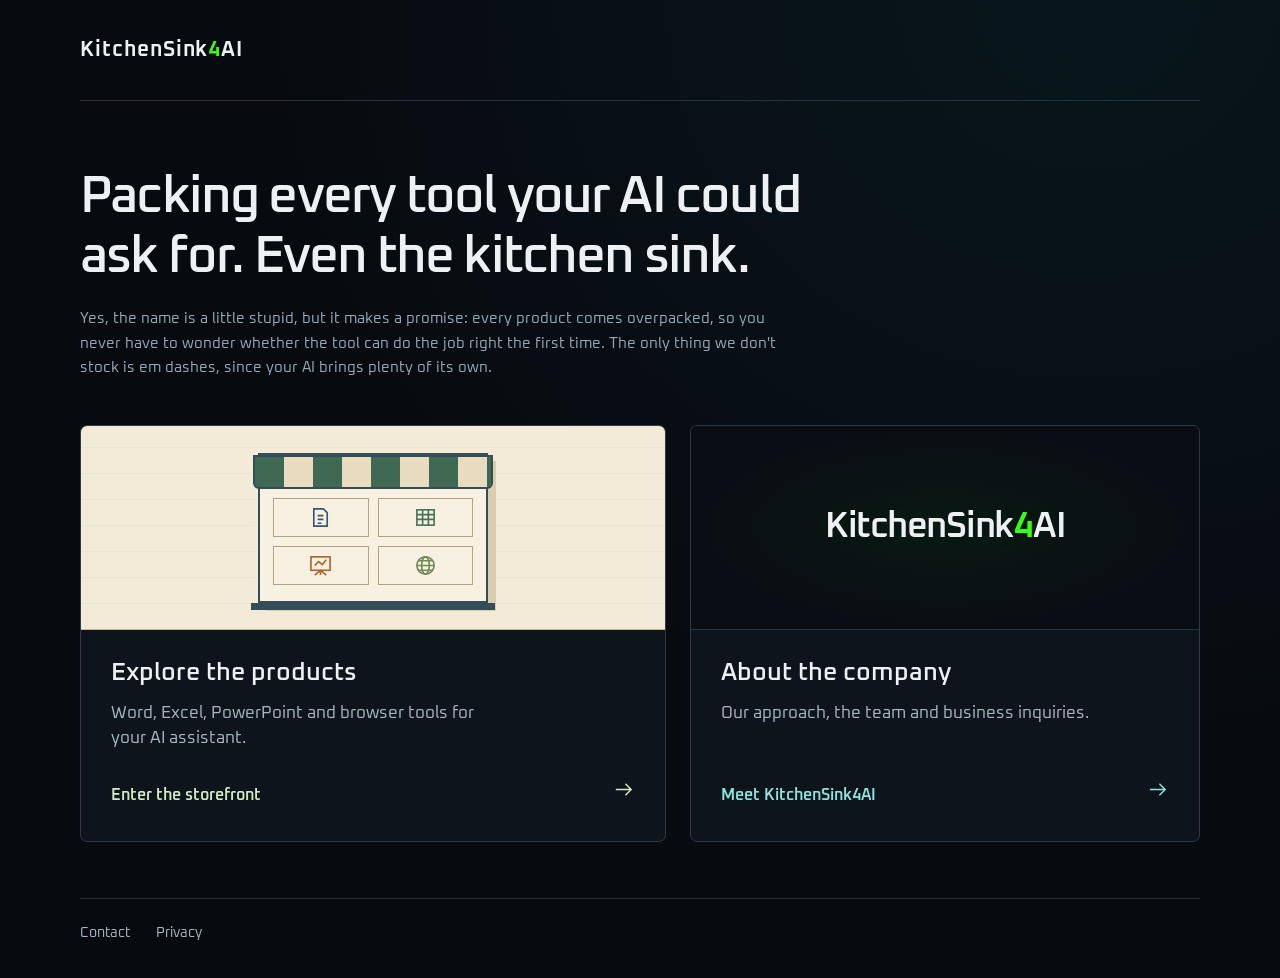
<file: index.html>
<!doctype html>
<html lang="en"><head><meta charset="utf-8"><meta name="viewport" content="width=device-width, initial-scale=1"><title>KitchenSink4AI</title><meta name="description" content="Packing every tool your AI could ask for. Even the kitchen sink."><link rel="canonical" href="https://kitchensink4.ai/"><meta property="og:type" content="website"><meta property="og:url" content="https://kitchensink4.ai/"><meta property="og:title" content="KitchenSink4AI"><meta property="og:description" content="Packing every tool your AI could ask for. Even the kitchen sink.">
<style>
@font-face{font-family:Oxanium;src:url('/fonts/oxanium-var.woff2') format('woff2');font-weight:200 800;font-display:swap}
*{box-sizing:border-box}body{margin:0;background:#070b10;color:#edf1f3;font-family:Oxanium,system-ui,sans-serif;line-height:1.5;background-image:radial-gradient(ellipse at 85% 0,rgba(34,211,238,.055),transparent 55%)}
.wrap{width:min(1120px,calc(100% - 64px));margin:auto}header{padding:34px 0;border-bottom:1px solid #25323b}.brand{color:inherit;text-decoration:none;font-family:Oxanium,system-ui,sans-serif;font-size:21px;font-weight:650;letter-spacing:.045em;display:block}
main{padding:66px 0 56px}.intro{max-width:800px;margin-bottom:44px}h1{font-family:Oxanium,system-ui,sans-serif;font-size:clamp(34px,4.05vw,55px);font-weight:550;line-height:1.16;letter-spacing:-.035em;margin:0 0 20px;max-width:790px}.intro p{font-size:19px;color:#a7b5c0;max-width:650px;margin:0;line-height:1.65}.intro p.blurb{font-size:15px;line-height:1.65;margin-top:18px;color:#95a7b4;max-width:720px}.choices{display:grid;grid-template-columns:1.15fr 1fr;gap:24px}.card{color:inherit;text-decoration:none;display:flex;flex-direction:column;border-radius:7px;border:1px solid #2c3b46;overflow:hidden;background:#0d141c;transition:transform .2s,border-color .2s}.card:hover{transform:translateY(-4px);border-color:#50c9d9}.brand:focus-visible,.card:focus-visible,footer a:focus-visible{outline:3px solid #39ff14;outline-offset:6px}.preview{height:204px;position:relative;overflow:hidden;display:grid;place-items:center}.paper{background:#f3ebd8;background-image:repeating-linear-gradient(0deg,transparent 0 25px,#1e355009 25px 26px);border-bottom:1px solid #c3b495}.shop{width:230px;height:150px;border:2px solid #334e58;background:#f8f1e1;box-shadow:8px 8px 0 #d9cdb0;position:relative;padding-top:43px}.awning{position:absolute;top:0;left:-7px;right:-7px;height:34px;background:repeating-linear-gradient(90deg,#406953 0 29px,#e9dbc0 29px 58px);border:2px solid #334e58;border-radius:0 0 6px 6px}.shop:after{content:"";position:absolute;bottom:-9px;left:-9px;right:-9px;height:7px;background:#334e58}.windows{display:grid;grid-template-columns:1fr 1fr;gap:9px;margin:0 13px}.window{height:39px;border:1px solid #b1a283;display:flex;align-items:center;justify-content:center;color:#365677}.window:nth-child(2){color:#477458}.window:nth-child(3){color:#ab642f}.window:nth-child(4){color:#718958}.window svg{width:23px;height:23px;stroke:currentColor;stroke-width:1.7;fill:none}.dark{background:#090e14;background-image:linear-gradient(#22d3ee08 1px,transparent 1px),linear-gradient(90deg,#22d3ee08 1px,transparent 1px);background-size:26px 26px;border-bottom:1px solid #263540}.copy{padding:27px 30px 29px;flex:1;display:flex;flex-direction:column}.copy h2{font-family:Oxanium,system-ui,sans-serif;font-size:25px;line-height:1.3;font-weight:550;margin:0 0 11px}.copy p{color:#a7b5c0;font-size:17px;margin:0 0 26px;max-width:380px}.cta{display:flex;align-items:center;justify-content:space-between;gap:18px;font-size:16px;font-weight:600;margin-top:auto;color:#8ee4df}.primary .cta{color:#d4e9c0}.arrow{font-size:23px;font-weight:400}footer{border-top:1px solid #25323b;padding:24px 0 34px;display:flex;gap:26px}footer a{color:#a7b5c0;text-decoration:none;font-size:14px}footer a:hover{color:#eaf1f5;text-decoration:underline;text-underline-offset:4px}
@media(max-width:680px){.wrap{width:calc(100% - 40px)}header{padding:25px 0}.brand{font-size:19px}main{padding:37px 0 36px}.intro{margin-bottom:29px}.intro p{font-size:17px}h1{font-size:36px;line-height:1.15;margin-bottom:17px}.choices{grid-template-columns:1fr;gap:22px}.preview{height:174px}.shop{transform:scale(.88)}.copy{padding:23px 24px 24px}.copy h2{font-size:24px}.copy p{font-size:16px;margin-bottom:21px}footer{padding:23px 0 30px}}
@media(prefers-reduced-motion:reduce){*{transition:none!important}.card:hover{transform:none}}
.four{color:#39ff14}.company-mark{font:600 clamp(25px,3vw,36px)/1.2 Oxanium,system-ui,sans-serif;letter-spacing:-.035em;white-space:nowrap;padding:20px;text-shadow:0 0 24px #39ff1412}.dark{background-image:radial-gradient(ellipse at center,#39ff140b,transparent 70%);background-size:auto;background-repeat:no-repeat}
</style><script>
// Preserve bookmarks to sections of the previous corporate homepage.
if (["products", "research", "engineering", "licensing"].includes(location.hash.slice(1))) { location.replace("/corporate/" + location.search + location.hash); }
</script></head><body><div class="wrap"><header><a class="brand" href="https://kitchensink4.ai/corporate/" aria-label="KitchenSink4AI corporate">KitchenSink<span class="four">4</span>AI</a></header>
<main><div class="intro"><h1>Packing every tool your AI could ask for. Even the kitchen sink.</h1><p class="blurb">Yes, the name is a little stupid, but it makes a promise: every product comes overpacked, so you never have to wonder whether the tool can do the job right the first time. The only thing we don't stock is em dashes, since your AI brings plenty of its own.</p></div>
<div class="choices"><a class="card primary" href="https://kitchensink4.ai/products/" aria-labelledby="products-title products-cta"><div class="preview paper" aria-hidden="true"><div class="shop"><div class="awning"></div><div class="windows"><div class="window"><svg viewBox="0 0 24 24"><path d="M5 3h10l4 4v14H5z M9 10h6 M9 14h6 M9 18h4"/></svg></div><div class="window"><svg viewBox="0 0 24 24"><rect x="3" y="4" width="18" height="16"/><path d="M3 9h18 M3 14h18 M9 4v16 M15 4v16"/></svg></div><div class="window"><svg viewBox="0 0 24 24"><rect x="2" y="3" width="20" height="14"/><path d="M12 17v5 M6 22l6-5 6 5 M6 12l4-4 4 3 4-5"/></svg></div><div class="window"><svg viewBox="0 0 24 24"><circle cx="12" cy="12" r="9"/><ellipse cx="12" cy="12" rx="4" ry="9"/><path d="M3 12h18 M5 7h14 M5 17h14"/></svg></div></div></div></div><div class="copy"><h2 id="products-title">Explore the products</h2><p>Word, Excel, PowerPoint and browser tools for your AI assistant.</p><span class="cta" id="products-cta">Enter the storefront<span class="arrow" aria-hidden="true"><svg width="23" height="23" viewBox="0 0 24 24" fill="none" stroke="currentColor" stroke-width="1.5"><path d="M4 12h16m-6-6 6 6-6 6"/></svg></span></span></div></a>
<a class="card" href="https://kitchensink4.ai/corporate/" aria-labelledby="company-title company-cta"><div class="preview dark" aria-hidden="true"><div class="company-mark">KitchenSink<span class="four">4</span>AI</div></div><div class="copy"><h2 id="company-title">About the company</h2><p>Our approach, the team and business inquiries.</p><span class="cta" id="company-cta">Meet KitchenSink4AI<span class="arrow" aria-hidden="true"><svg width="23" height="23" viewBox="0 0 24 24" fill="none" stroke="currentColor" stroke-width="1.5"><path d="M4 12h16m-6-6 6 6-6 6"/></svg></span></span></div></a></div></main>
<footer><a href="https://kitchensink4.ai/contact/">Contact</a><a href="https://kitchensink4.ai/privacy/">Privacy</a></footer></div></body></html>
</file>
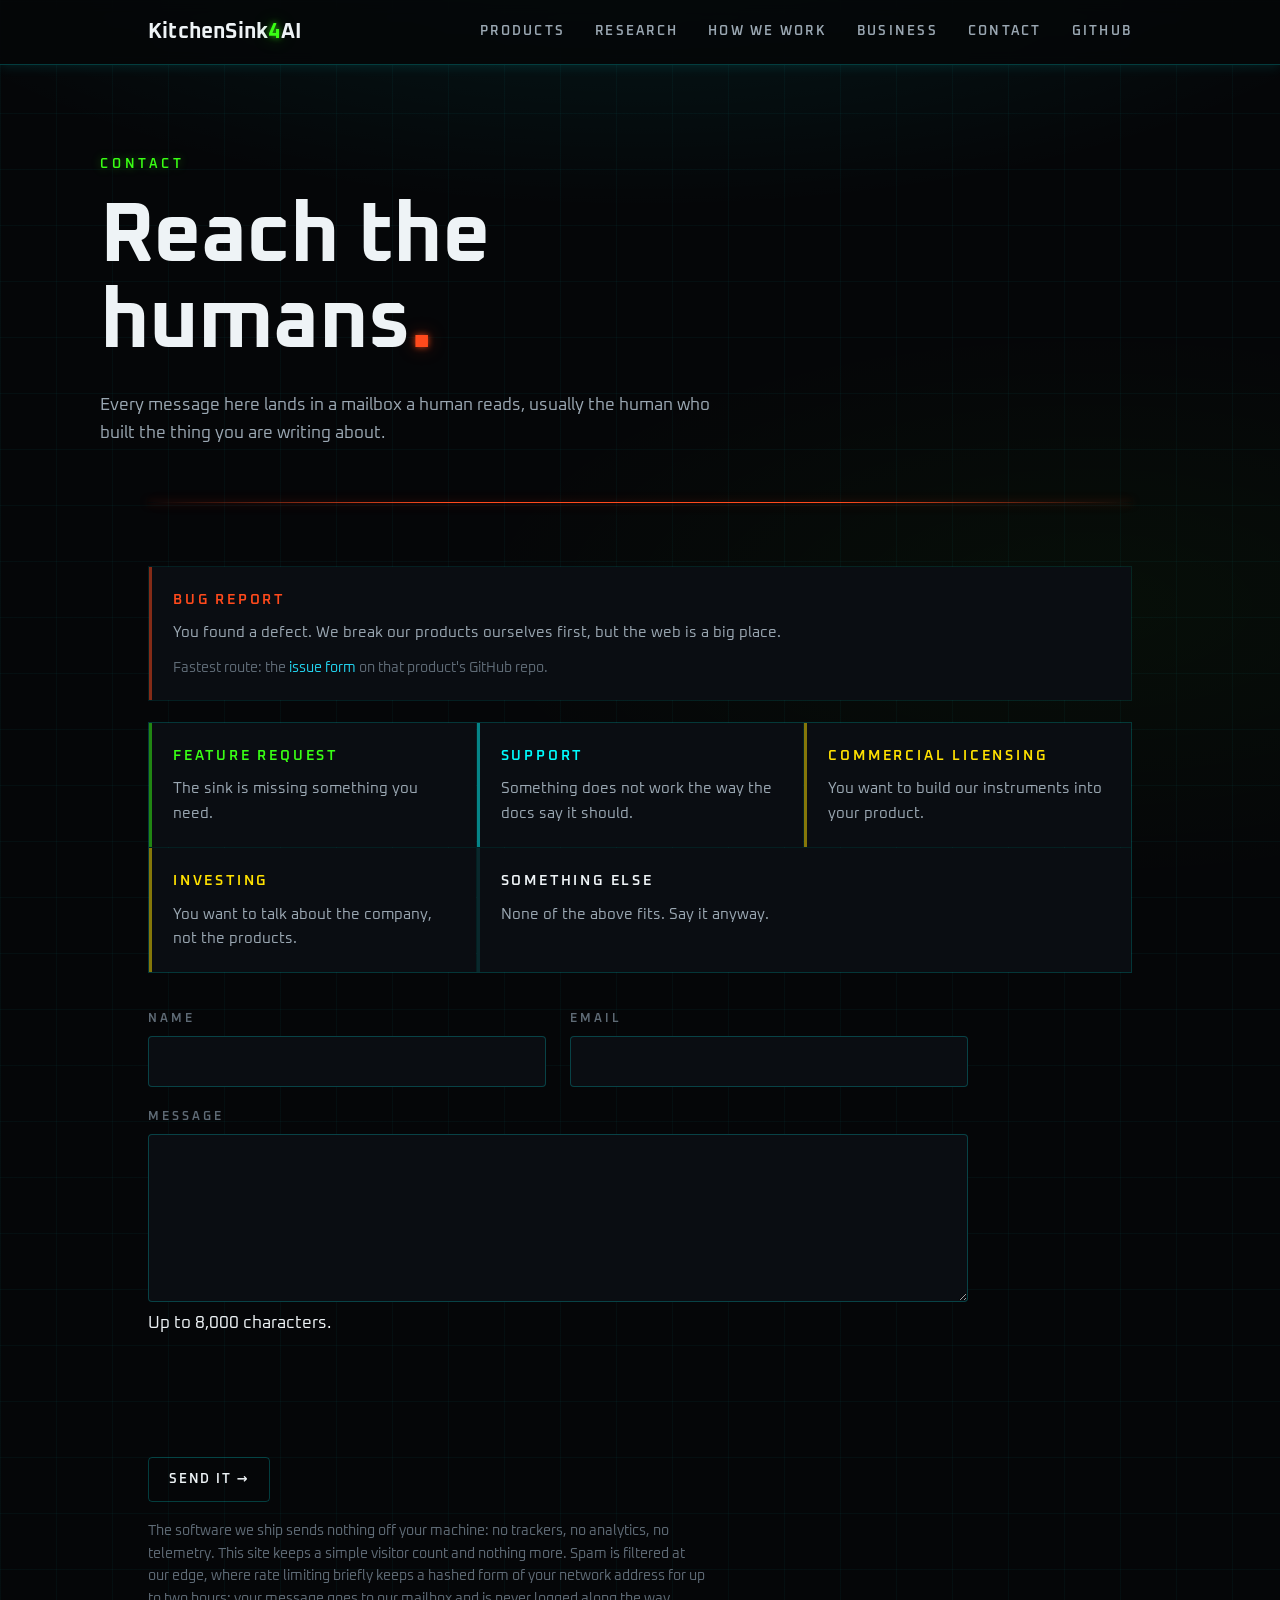
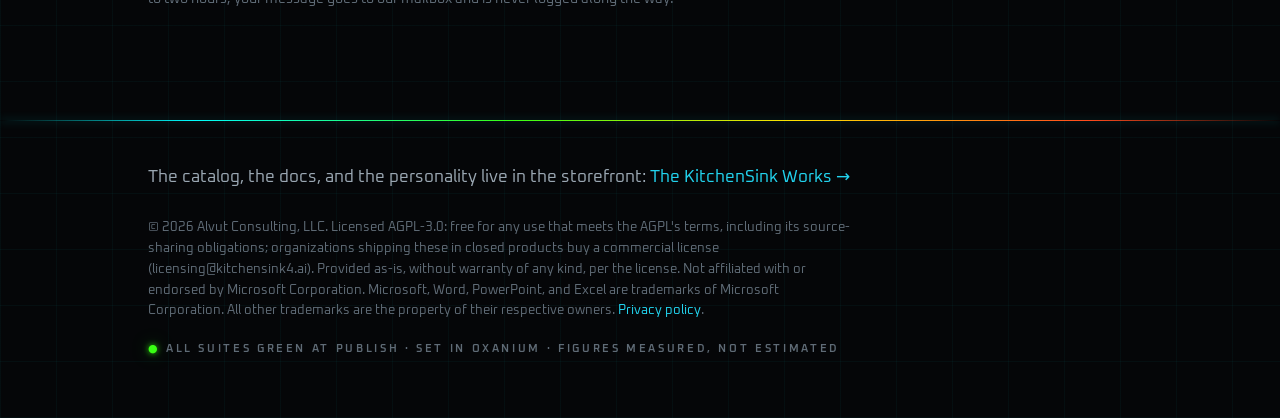
<file: contact/index.html>
<!DOCTYPE html>
<html lang="en">
<head>
<meta charset="utf-8">
<meta name="viewport" content="width=device-width, initial-scale=1">
<title>Contact - KitchenSink4AI</title>
<script src="https://challenges.cloudflare.com/turnstile/v0/api.js" async defer></script>
<meta name="description" content="Every message here lands in a mailbox a human reads, usually the human who built the thing you are writing about.">
<link rel="canonical" href="https://kitchensink4.ai/contact/">
<meta property="og:type" content="website">
<meta property="og:url" content="https://kitchensink4.ai/contact/">
<meta property="og:title" content="Contact - KitchenSink4AI">
<meta property="og:description" content="Every message here lands in a mailbox a human reads, usually the human who built the thing you are writing about.">
<meta name="twitter:card" content="summary">
<link rel="icon" href="data:image/svg+xml,%3Csvg xmlns='http://www.w3.org/2000/svg' viewBox='0 0 64 64'%3E%3Crect width='64' height='64' rx='12' fill='%230b0f14'/%3E%3Ctext x='32' y='44' font-family='Arial,sans-serif' font-size='30' font-weight='800' text-anchor='middle' fill='%2339FF14'%3EK4%3C/text%3E%3C/svg%3E">
<style>
/* ============ KitchenSink4 · contact, same dark register ============
   Tokens, masthead, laser rules and footer are lifted from the corporate
   landing page so the two surfaces are one surface. Blue and cyan carry
   structure, acid green carries headings, ember stays in the linework,
   volt is rationed. One face: Oxanium, all of it. */

@font-face { font-family:'Oxanium'; src:url('/fonts/oxanium-var.woff2') format('woff2');
  font-weight:200 800; font-display:swap; }

:root{
  --ground:#050608;
  --panel:#0a0d12;
  --panel-2:#0c1017;
  --hairline:rgba(0,252,254,.10);
  --hairline-2:rgba(0,252,254,.22);
  --ink:#eef3f6;
  --ink-soft:#9aa7b2;
  --ink-dim:#5f6b76;
  --cyan:#22D3EE;          /* readable accent: links, small text */
  --laser:#00FCFE;         /* hot cyan: lines and light only */
  --green:#39FF14;
  --ember:#FF4A1C;
  --volt:#FFE100;
  --glow-c:0 0 6px rgba(0,252,254,.8), 0 0 18px rgba(0,252,254,.35);
  --glow-g:0 0 6px rgba(57,255,20,.8), 0 0 18px rgba(57,255,20,.35);
  --glow-e:0 0 6px rgba(255,74,28,.8), 0 0 18px rgba(255,74,28,.35);
  --glow-v:0 0 6px rgba(255,225,0,.8), 0 0 18px rgba(255,225,0,.35);
  --ox:'Oxanium','Segoe UI',system-ui,sans-serif;
}
*{margin:0;padding:0;box-sizing:border-box}
html{scroll-behavior:smooth}
body{
  background:
    radial-gradient(1200px 500px at 50% -140px, rgba(0,252,254,.10), transparent 70%),
    radial-gradient(900px 400px at 85% 30%, rgba(57,255,20,.035), transparent 70%),
    repeating-linear-gradient(0deg, rgba(0,252,254,.035) 0 1px, transparent 1px 56px),
    repeating-linear-gradient(90deg, rgba(0,252,254,.035) 0 1px, transparent 1px 56px),
    var(--ground);
  color:var(--ink);
  font-family:var(--ox);
  font-weight:400;
  font-size:17px; line-height:1.66;
  -webkit-font-smoothing:antialiased;
  overflow-x:hidden;
}
::selection{background:rgba(57,255,20,.3)}
a{color:var(--cyan); text-decoration:none}
a:hover{color:var(--laser); text-decoration:underline; text-underline-offset:4px}
a:focus-visible{outline:2px solid var(--laser); outline-offset:3px; border-radius:2px}
.wrap{max-width:1080px; margin:0 auto; padding:0 clamp(20px,4vw,48px)}
.kicker{
  font-weight:600; font-size:12.5px;
  letter-spacing:.3em; text-transform:uppercase; color:var(--green);
  text-shadow:0 0 10px rgba(57,255,20,.4);
}

/* the brand face: display, labels, and numbers stay Oxanium */
.kicker, .wordmark, nav.top a, .hero h1, .btn-shop,
.cat-l, .cat-d, .f-l, .colophon, .addr, .copy, .send{ font-family:var(--ox); }

/* laser rules */
.laser-h{
  height:1px; border:none;
  background:linear-gradient(90deg, transparent, var(--laser) 15%, var(--green) 40%, var(--volt) 62%, var(--ember) 85%, transparent);
  box-shadow:0 0 8px rgba(0,252,254,.55), 0 0 22px rgba(0,252,254,.2);
}

/* ---------- masthead ---------- */
header.mast{
  border-bottom:1px solid var(--hairline-2);
  box-shadow:0 1px 12px rgba(0,252,254,.12);
  background:rgba(5,6,8,.85); backdrop-filter:blur(8px);
  position:sticky; top:0; z-index:10;
}
.mast-in{display:flex; align-items:center; justify-content:space-between; height:64px}
.wordmark{
  font-weight:700; font-size:21px; letter-spacing:.01em;
  color:var(--ink); text-decoration:none !important;
}
.wordmark .four{color:var(--green); text-shadow:var(--glow-g)}
nav.top{display:flex; gap:clamp(14px,2.5vw,30px)}
nav.top a{
  font-weight:600; font-size:12.5px; letter-spacing:.18em;
  text-transform:uppercase; color:var(--ink-soft);
}
nav.top a:hover{color:var(--laser); text-decoration:none; text-shadow:var(--glow-c)}
/* the secondary links drop before the bar runs out of room: at 640 the six
   items wrap into the wordmark, so they leave at 860 instead */
@media (max-width:860px){ nav.top a.hide-sm{display:none} }
/* six nav items minus the three that hide still outruns a phone masthead, so
   the bar scales down rather than pushing the page sideways */
@media (max-width:560px){
  .wordmark{font-size:18px}
  nav.top{gap:clamp(10px,3vw,14px)}
  nav.top a{font-size:11px; letter-spacing:.1em}
}
@media (max-width:380px){
  .wrap{padding:0 14px}
  nav.top{gap:8px}
  nav.top a{font-size:10.5px; letter-spacing:.05em}
}

/* ---------- hero ---------- */
.hero{padding:clamp(60px,10vh,116px) 0 clamp(34px,6vh,60px); position:relative}
.hero h1{
  font-weight:700;
  font-size:clamp(40px,7vw,84px); line-height:1.03; letter-spacing:-.01em;
  margin:18px 0 24px; max-width:14ch;
}
.hero h1 .dot{color:var(--ember); text-shadow:var(--glow-e)}
.hero .sub{max-width:62ch; color:var(--ink-soft); font-weight:400; font-size:clamp(16px,1.35vw,19px)}

/* ---------- form ---------- */
.formsec{padding:clamp(40px,7vh,72px) 0 clamp(64px,10vh,104px)}
.catblock{margin-bottom:clamp(30px,4vh,44px)}
.cats{display:block}
/* the bug row rides alone above the rest, with air under it */
.cat-lead{border:1px solid var(--hairline); margin-bottom:clamp(16px,2.4vh,24px)}
.cat-grid{
  display:grid; grid-template-columns:1fr;
  gap:1px; background:var(--hairline); border:1px solid var(--hairline);
}
@media (min-width:641px){
  .cat-grid{grid-template-columns:1fr 1fr}
  .cat-grid .cat:last-child{grid-column:span 2}
}
@media (min-width:940px){ .cat-grid{grid-template-columns:1fr 1fr 1fr} }
.ferr{
  font-size:13.5px; font-weight:500; letter-spacing:.02em;
  color:var(--ember); text-shadow:0 0 10px rgba(255,74,28,.25);
}
.ferr:empty{display:none}
#err-cats{margin-top:12px}
/* each card carries one accent from the existing palette: the label, the left
   edge, and the glow it lifts with. Descriptions stay body text throughout. */
.cat{
  background:var(--panel); padding:22px 22px 20px 24px; position:relative;
  cursor:pointer; transition:background .16s, box-shadow .16s;
  --sign:var(--laser); --signglow:rgba(0,252,254,.55); --signsoft:rgba(0,252,254,.30);
  --edge:var(--sign);
}
.cat.a-ember  {--sign:var(--ember); --signglow:rgba(255,74,28,.55); --signsoft:rgba(255,74,28,.30)}
.cat.a-green  {--sign:var(--green); --signglow:rgba(57,255,20,.55); --signsoft:rgba(57,255,20,.30)}
.cat.a-volt   {--sign:var(--volt);  --signglow:rgba(255,225,0,.55); --signsoft:rgba(255,225,0,.30)}
.cat.a-neutral{--sign:var(--ink);   --signglow:rgba(0,252,254,.40); --signsoft:rgba(0,252,254,.22);
               --edge:var(--hairline-2)}
.cat:before{
  content:""; position:absolute; top:0; bottom:0; left:0; width:3px;
  background:var(--edge); opacity:.5;
  transition:opacity .16s, box-shadow .16s;
}
.cat:hover{
  background:var(--panel-2);
  box-shadow:inset 0 0 0 1px var(--signsoft), inset 0 0 22px -8px var(--signglow);
}
.cat:hover:before{opacity:1; box-shadow:0 0 10px var(--signglow)}
.cat:hover .cat-l{text-shadow:0 0 10px var(--signsoft)}
.cat input{
  position:absolute; opacity:0; width:1px; height:1px;
  top:22px; left:24px; margin:0;
}
.cat label{display:block; cursor:pointer}
.cat-l{
  display:block; font-weight:600; font-size:14px;
  letter-spacing:.2em; text-transform:uppercase; color:var(--sign);
  margin-bottom:9px; transition:color .16s, text-shadow .16s;
}
.cat-d{display:block; font-size:15px; font-weight:400; color:var(--ink-soft)}
.cat-x{font-size:13.5px; font-weight:400; color:var(--ink-dim); margin-top:11px}
.cat:has(input:checked){
  background:var(--panel-2); z-index:1;
  box-shadow:inset 0 0 0 1px var(--sign), inset 0 0 30px -6px var(--signglow),
             0 0 16px -4px var(--signglow);
}
.cat:has(input:checked):before{opacity:1; box-shadow:0 0 8px var(--signglow), 0 0 20px var(--signglow)}
.cat:has(input:checked) .cat-l{text-shadow:0 0 7px var(--signglow), 0 0 18px var(--signsoft)}
.cat:has(input:focus-visible){outline:2px solid var(--laser); outline-offset:-2px}
.cats[data-invalid="true"] .cat-lead,
.cats[data-invalid="true"] .cat-grid{
  border-color:var(--ember); box-shadow:0 0 0 1px var(--ember), 0 0 18px rgba(255,74,28,.18);
}

.fields{display:grid; grid-template-columns:1fr 1fr; gap:20px 24px; max-width:820px}
.field{display:flex; flex-direction:column; gap:8px}
.field.wide{grid-column:1 / -1}
.f-l{
  font-weight:600; font-size:11.5px; letter-spacing:.26em;
  text-transform:uppercase; color:var(--ink-dim);
}
input[type=text], input[type=email], textarea{
  font-family:var(--ox); font-weight:400; font-size:16px; line-height:1.55;
  color:var(--ink); background:var(--panel); width:100%;
  border:1px solid var(--hairline-2); border-radius:4px;
  padding:12px 14px; transition:border-color .16s, box-shadow .16s;
}
textarea{min-height:168px; resize:vertical}
input[type=text]:hover, input[type=email]:hover, textarea:hover{border-color:rgba(0,252,254,.34)}
input[type=text]:focus, input[type=email]:focus, textarea:focus{
  outline:none; border-color:var(--laser);
  box-shadow:0 0 0 1px var(--laser), inset 0 0 16px rgba(0,252,254,.08);
}
textarea[aria-invalid="true"]{
  border-color:var(--ember);
  box-shadow:0 0 0 1px var(--ember), inset 0 0 16px rgba(255,74,28,.1);
}
::placeholder{color:var(--ink-dim); opacity:1}

.hp{
  position:absolute; width:1px; height:1px; padding:0; margin:-1px;
  overflow:hidden; clip:rect(0 0 0 0); clip-path:inset(50%);
  white-space:nowrap; border:0;
}
.turnstile-wrap{margin:24px 0 4px;min-height:65px}
.send-row{display:flex; flex-wrap:wrap; gap:14px 20px; align-items:center; margin-top:30px}
.send{
  font-family:var(--ox); font-weight:600; font-size:13px;
  letter-spacing:.14em; text-transform:uppercase;
  color:var(--ink); background:transparent; cursor:pointer;
  border:1px solid var(--hairline-2); border-radius:4px;
  padding:13px 20px; transition:border-color .18s, color .18s, box-shadow .18s;
}
.send:hover{border-color:var(--laser); color:var(--laser); box-shadow:var(--glow-c), inset 0 0 14px rgba(0,252,254,.1)}
.send:focus-visible{outline:2px solid var(--laser); outline-offset:3px}
.send[disabled]{opacity:.55; cursor:progress}
.routed{display:none; align-items:center; gap:10px 12px; flex-wrap:wrap}
.routed.on{display:flex}
.alt-q{font-size:13.5px; font-weight:400; color:var(--ink-dim)}
.addr{
  font-weight:600; font-size:14px; letter-spacing:.03em;
  color:var(--volt); text-shadow:0 0 10px rgba(255,225,0,.25);
  word-break:break-all;
}
.copy{
  font-family:var(--ox); font-weight:600; font-size:11px;
  letter-spacing:.2em; text-transform:uppercase;
  color:var(--ink-soft); background:transparent; cursor:pointer;
  border:1px solid var(--hairline); border-radius:3px;
  padding:7px 12px; transition:border-color .16s, color .16s, box-shadow .16s;
}
.copy:hover{border-color:var(--volt); color:var(--volt); box-shadow:var(--glow-v)}
.copy:focus-visible{outline:2px solid var(--laser); outline-offset:3px}
.copy.done{border-color:var(--green); color:var(--green); box-shadow:var(--glow-g)}
.note{font-size:13.5px; font-weight:400; color:var(--ink-dim); max-width:70ch; margin-top:18px}
.fail{
  display:none; flex-wrap:wrap; align-items:center; gap:10px 14px;
  margin-top:20px; padding:16px 18px;
  border:1px solid rgba(255,74,28,.42); border-left:3px solid var(--ember); border-radius:4px;
  background:var(--panel); box-shadow:inset 3px 0 16px -8px rgba(255,74,28,.55);
}
.fail.on{display:flex}
.fail[hidden]{display:none}
.fail-t{font-size:15px; font-weight:400; color:var(--ink); flex:1 1 100%}
.sent{
  margin-top:clamp(24px,4vh,40px); padding:clamp(24px,3vw,34px);
  border:1px solid var(--hairline-2); border-radius:6px; background:var(--panel-2);
  position:relative; overflow:hidden; max-width:820px;
  box-shadow:0 0 24px rgba(57,255,20,.06);
}
.sent:before{
  content:""; position:absolute; top:0; left:0; height:2px; width:64px;
  background:var(--green); box-shadow:var(--glow-g);
}
.sent-t{
  font-weight:600; font-size:clamp(19px,2vw,23px); letter-spacing:.02em;
  color:var(--green); text-shadow:0 0 16px rgba(57,255,20,.3);
}
@media (max-width:640px){
  .fields{grid-template-columns:1fr}
  .send, .routed{width:100%}
  .send{text-align:center}
}

/* footer */
footer{padding:44px 0 60px; margin-top:20px; position:relative}
footer:before{
  content:""; display:block; position:absolute; top:0; left:0; right:0; height:1px;
  background:linear-gradient(90deg, transparent, var(--laser) 15%, var(--green) 40%, var(--volt) 62%, var(--ember) 85%, transparent);
  box-shadow:0 0 8px rgba(0,252,254,.45);
}
.foot-shop{color:var(--ink-soft); margin-bottom:26px}
.f-legal{font-size:12.5px; font-weight:400; color:var(--ink-dim); max-width:88ch; margin-bottom:18px}
.colophon{
  font-weight:600; font-size:11px; letter-spacing:.24em;
  text-transform:uppercase; color:var(--ink-dim);
}
.colophon .led{color:var(--green); text-shadow:var(--glow-g)}

/* reveal */
.rev{opacity:0; transform:translateY(14px); animation:rise .7s cubic-bezier(.2,.7,.2,1) forwards}
.d1{animation-delay:.05s}.d2{animation-delay:.15s}.d3{animation-delay:.25s}.d4{animation-delay:.38s}
@keyframes rise{to{opacity:1; transform:none}}
@media (prefers-reduced-motion: reduce){
  .rev{opacity:1; transform:none; animation:none}
  html{scroll-behavior:auto}
  *{transition:none !important}
}
</style>
</head>
<body>

<header class="mast">
  <div class="wrap mast-in">
    <a class="wordmark" href="/">KitchenSink<span class="four">4</span>AI</a>
    <nav class="top" aria-label="Site">
      <a href="/products/">Products</a>
      <a href="/#research" class="hide-sm">Research</a>
      <a href="/#engineering" class="hide-sm">How we work</a>
      <a href="/#licensing" class="hide-sm">Business</a>
      <a href="/contact/" aria-current="page">Contact</a>
      <a href="https://github.com/KitchenSink4AI">GitHub</a>
    </nav>
  </div>
</header>

<main>
  <div class="wrap hero">
    <p class="kicker rev d1">CONTACT</p>
    <h1 class="rev d2" id="pageh1">Reach the humans<span class="dot">.</span></h1>
    <p class="sub rev d3">Every message here lands in a mailbox a human reads,
    usually the human who built the thing you are writing about.</p>
  </div>

  <div class="wrap"><hr class="laser-h" style="background:linear-gradient(90deg, transparent, var(--ember) 30%, var(--ember) 70%, transparent); box-shadow:0 0 8px rgba(255,74,28,.5), 0 0 20px rgba(255,74,28,.2)"></div>

  <section class="formsec">
    <div class="wrap">
      <form id="contact-form" novalidate>

        <div class="catblock">
        <div class="cats" role="radiogroup" aria-labelledby="pageh1" aria-describedby="err-cats">

          <div class="cat-lead">
            <div class="cat a-ember">
              <input type="radio" name="category" id="cat-bug" value="bug"
                data-addr="support@kitchensink4.ai" data-tag="[Bug]">
              <label for="cat-bug">
                <span class="cat-l">BUG REPORT</span>
                <span class="cat-d">You found a defect. We break our products ourselves first, but the web is a big place.</span>
              </label>
              <p class="cat-x">Fastest route: the <a href="https://github.com/KitchenSink4AI">issue form</a> on that product's GitHub repo.</p>
            </div>
          </div>

          <div class="cat-grid">

            <div class="cat a-green">
              <input type="radio" name="category" id="cat-feature" value="feature"
                data-addr="support@kitchensink4.ai" data-tag="[Feature request]">
              <label for="cat-feature">
                <span class="cat-l">FEATURE REQUEST</span>
                <span class="cat-d">The sink is missing something you need.</span>
              </label>
            </div>

            <div class="cat a-cyan">
              <input type="radio" name="category" id="cat-support" value="support"
                data-addr="support@kitchensink4.ai" data-tag="[Support]">
              <label for="cat-support">
                <span class="cat-l">SUPPORT</span>
                <span class="cat-d">Something does not work the way the docs say it should.</span>
              </label>
            </div>

            <div class="cat a-volt">
              <input type="radio" name="category" id="cat-licensing" value="licensing"
                data-addr="licensing@kitchensink4.ai" data-tag="[Licensing]">
              <label for="cat-licensing">
                <span class="cat-l">COMMERCIAL LICENSING</span>
                <span class="cat-d">You want to build our instruments into your product.</span>
              </label>
            </div>

            <div class="cat a-volt">
              <input type="radio" name="category" id="cat-investing" value="investing"
                data-addr="investing@kitchensink4.ai" data-tag="[Investing]">
              <label for="cat-investing">
                <span class="cat-l">INVESTING</span>
                <span class="cat-d">You want to talk about the company, not the products.</span>
              </label>
            </div>

            <div class="cat a-neutral">
              <input type="radio" name="category" id="cat-else" value="other"
                data-addr="admin@kitchensink4.ai" data-tag="[Contact]">
              <label for="cat-else">
                <span class="cat-l">SOMETHING ELSE</span>
                <span class="cat-d">None of the above fits. Say it anyway.</span>
              </label>
            </div>

          </div>
        </div>
        <p class="ferr" id="err-cats" aria-live="polite"
           data-msg="Pick a category so it reaches the right mailbox."></p>
        </div>

        <div class="fields">
          <div class="field">
            <label class="f-l" for="f-name">NAME</label>
            <input type="text" id="f-name" name="name" autocomplete="name">
          </div>
          <div class="field">
            <label class="f-l" for="f-email">EMAIL</label>
            <input type="email" id="f-email" name="email" autocomplete="email">
          </div>
          <div class="field wide">
            <label class="f-l" for="f-message">MESSAGE</label>
            <textarea id="f-message" name="message" maxlength="8000" required aria-required="true"
              aria-describedby="message-limit err-message"></textarea>
            <p id="message-limit">Up to 8,000 characters.</p>
            <p class="ferr" id="err-message" aria-live="polite"
               data-msg="The message is the one required field."></p>
          </div>
        </div>

        <div class="hp" aria-hidden="true">
          <input type="text" id="f-website" name="website" tabindex="-1" autocomplete="off">
        </div>

        <div class="turnstile-wrap" aria-label="Security check">
          <div class="cf-turnstile" data-sitekey="0x4AAAAAAEwNtPCbz5fnrEza" data-theme="dark"></div>
        </div>

        <div class="send-row">
          <button type="submit" class="send" id="send">SEND IT →</button>
          <span class="routed" id="routed">
            <span class="alt-q">Prefer your own mail app?</span>
            <span class="addr" data-role="addr"></span>
            <button type="button" class="copy" data-role="copy" data-idle="COPY" data-done="COPIED">COPY</button>
          </span>
        </div>

        <div class="fail" id="fail" role="alert" hidden>
          <p class="fail-t">The form could not send just now. Write to us directly instead:</p>
          <span class="addr" data-role="addr"></span>
          <button type="button" class="copy" data-role="copy" data-idle="COPY" data-done="COPIED">COPY</button>
        </div>

        <p class="note">The software we ship sends nothing off your machine: no
        trackers, no analytics, no telemetry. This site keeps a simple visitor
        count and nothing more. Spam is filtered at our edge, where rate limiting
        briefly keeps a hashed form of your network address for up to two hours;
        your message goes to our mailbox and is never logged along the way.</p>

      </form>

      <div class="sent" id="sent" role="status" hidden>
        <p class="sent-t">Sent. A human will read it.</p>
      </div>
    </div>
  </section>
</main>

<footer>
  <div class="wrap">
    <p class="foot-shop">The catalog, the docs, and the personality live in the
    storefront: <a href="/products/">The KitchenSink Works →</a></p>
    <p class="f-legal">© 2026 Alvut Consulting, LLC. Licensed AGPL-3.0: free for
    any use that meets the AGPL's terms, including its source-sharing obligations;
    organizations shipping these in closed products buy a commercial license
    (licensing@kitchensink4.ai). Provided as-is, without warranty
    of any kind, per the license. Not affiliated with or endorsed by Microsoft
    Corporation. Microsoft, Word, PowerPoint, and Excel are trademarks of Microsoft
    Corporation. All other trademarks are the property of their respective owners. <a href="/privacy/">Privacy policy</a>.</p>
    <p class="colophon"><span class="led">●</span> ALL SUITES GREEN AT PUBLISH · SET IN OXANIUM · FIGURES MEASURED, NOT ESTIMATED</p>
  </div>
</footer>

<script>
(function(){
  "use strict";
  var form    = document.getElementById('contact-form');
  var cats    = form.querySelector('.cats');
  var radios  = Array.prototype.slice.call(document.querySelectorAll('input[name="category"]'));
  var name    = document.getElementById('f-name');
  var email   = document.getElementById('f-email');
  var message = document.getElementById('f-message');
  var website = document.getElementById('f-website');
  var sendBtn = document.getElementById('send');
  var routed  = document.getElementById('routed');
  var failBox = document.getElementById('fail');
  var sentBox = document.getElementById('sent');
  var addrEls = Array.prototype.slice.call(document.querySelectorAll('[data-role="addr"]'));
  var copyBtns = Array.prototype.slice.call(document.querySelectorAll('[data-role="copy"]'));
  var errCats = document.getElementById('err-cats');
  var errMsg  = document.getElementById('err-message');
  var ENDPOINT = 'https://kitchensink4.ai/api/contact';
  var TIMEOUT_MS = 10000;
  var copyTimers = [];

  function selected(){
    for (var i = 0; i < radios.length; i++){ if (radios[i].checked) return radios[i]; }
    return null;
  }

  /* the whole card is a hit target, except for real links inside it */
  Array.prototype.forEach.call(document.querySelectorAll('.cat'), function(card){
    card.addEventListener('click', function(ev){
      if (ev.target.closest('a')) return;
      if (ev.target.closest('label')) return;   /* the label already does this */
      var input = card.querySelector('input[name="category"]');
      if (input && !input.checked){
        input.checked = true;
        input.dispatchEvent(new Event('change', {bubbles:true}));
      }
    });
  });

  function warn(el, on){
    el.textContent = on ? el.getAttribute('data-msg') : '';
  }

  function refresh(){
    var pick = selected();
    var addr = pick ? pick.getAttribute('data-addr') : '';
    addrEls.forEach(function(el){ el.textContent = addr; });
    if (pick){
      cats.removeAttribute('data-invalid');
      warn(errCats, false);
      routed.classList.add('on');
    } else {
      routed.classList.remove('on');
    }
    resetCopy();
  }

  function resetCopy(){
    while (copyTimers.length){ clearTimeout(copyTimers.pop()); }
    copyBtns.forEach(function(b){
      b.classList.remove('done');
      b.textContent = b.getAttribute('data-idle');
    });
  }

  radios.forEach(function(r){ r.addEventListener('change', refresh); });
  message.addEventListener('input', function(){
    if (message.value.trim()){
      message.removeAttribute('aria-invalid');
      warn(errMsg, false);
    }
  });

  copyBtns.forEach(function(btn){
    btn.addEventListener('click', function(){
      var value = btn.parentNode.querySelector('[data-role="addr"]').textContent;
      if (!value) return;
      function flip(){
        btn.classList.add('done');
        btn.textContent = btn.getAttribute('data-done');
        copyTimers.push(setTimeout(function(){
          btn.classList.remove('done');
          btn.textContent = btn.getAttribute('data-idle');
        }, 2000));
      }
      function legacy(){
        var pad = document.createElement('textarea');
        pad.value = value;
        pad.setAttribute('readonly', '');
        pad.style.position = 'fixed';
        pad.style.opacity = '0';
        document.body.appendChild(pad);
        pad.select();
        try { document.execCommand('copy'); flip(); } catch (e) { /* clipboard unavailable */ }
        document.body.removeChild(pad);
      }
      if (navigator.clipboard && navigator.clipboard.writeText){
        navigator.clipboard.writeText(value).then(flip, legacy);
      } else {
        legacy();
      }
    });
  });

  function showFailure(){
    failBox.hidden = false;
    failBox.classList.add('on');
  }

  function succeed(){
    form.hidden = true;
    form.style.display = 'none';
    sentBox.hidden = false;
  }

  function post(payload){
    var controller = window.AbortController ? new AbortController() : null;
    var timer = setTimeout(function(){ if (controller) controller.abort(); }, TIMEOUT_MS);
    var options = {
      method: 'POST',
      headers: {'Content-Type': 'application/json'},
      body: JSON.stringify(payload)
    };
    if (controller) options.signal = controller.signal;
    return fetch(ENDPOINT, options).then(function(res){
      clearTimeout(timer);
      if (res.status !== 200) throw new Error('status ' + res.status);
      return res.json();
    }, function(err){
      clearTimeout(timer);
      throw err;
    });
  }

  form.addEventListener('submit', function(ev){
    ev.preventDefault();
    var hasCat = !!selected();
    var tooLong = message.value.length > 8000;
    var hasMsg = !!message.value.trim() && !tooLong;
    if (hasCat){
      cats.removeAttribute('data-invalid');
    } else {
      cats.setAttribute('data-invalid', 'true');
    }
    warn(errCats, !hasCat);
    if (hasMsg){
      message.removeAttribute('aria-invalid');
    } else {
      message.setAttribute('aria-invalid', 'true');
    }
    warn(errMsg, !hasMsg);
    if (tooLong){ errMsg.textContent = 'Please shorten your message to 8,000 characters or fewer.'; }
    if (!hasCat){ radios[0].focus(); return; }
    if (!hasMsg){ message.focus(); return; }
    failBox.hidden = true;
    failBox.classList.remove('on');
    sendBtn.disabled = true;
    sendBtn.setAttribute('aria-busy', 'true');
    post({
      category: selected().value,
      name: name.value.trim(),
      email: email.value.trim(),
      message: message.value,
      website: website.value,
      "cf-turnstile-response": (form.querySelector("[name=cf-turnstile-response]") || {}).value || ""
    }).then(function(data){
      sendBtn.disabled = false;
      sendBtn.removeAttribute('aria-busy');
      if (data && data.ok === true){ succeed(); } else { showFailure(); }
    }, function(){
      sendBtn.disabled = false;
      sendBtn.removeAttribute('aria-busy');
      showFailure();
    });
  });

  // Preselect only a category already offered by this form; never submit it.
  var requestedCategory = new URLSearchParams(window.location.search).get('category');
  radios.forEach(function(r){
    if (r.value === requestedCategory){ r.checked = true; }
  });
  refresh();
})();
</script>

</body>
</html>
</file>
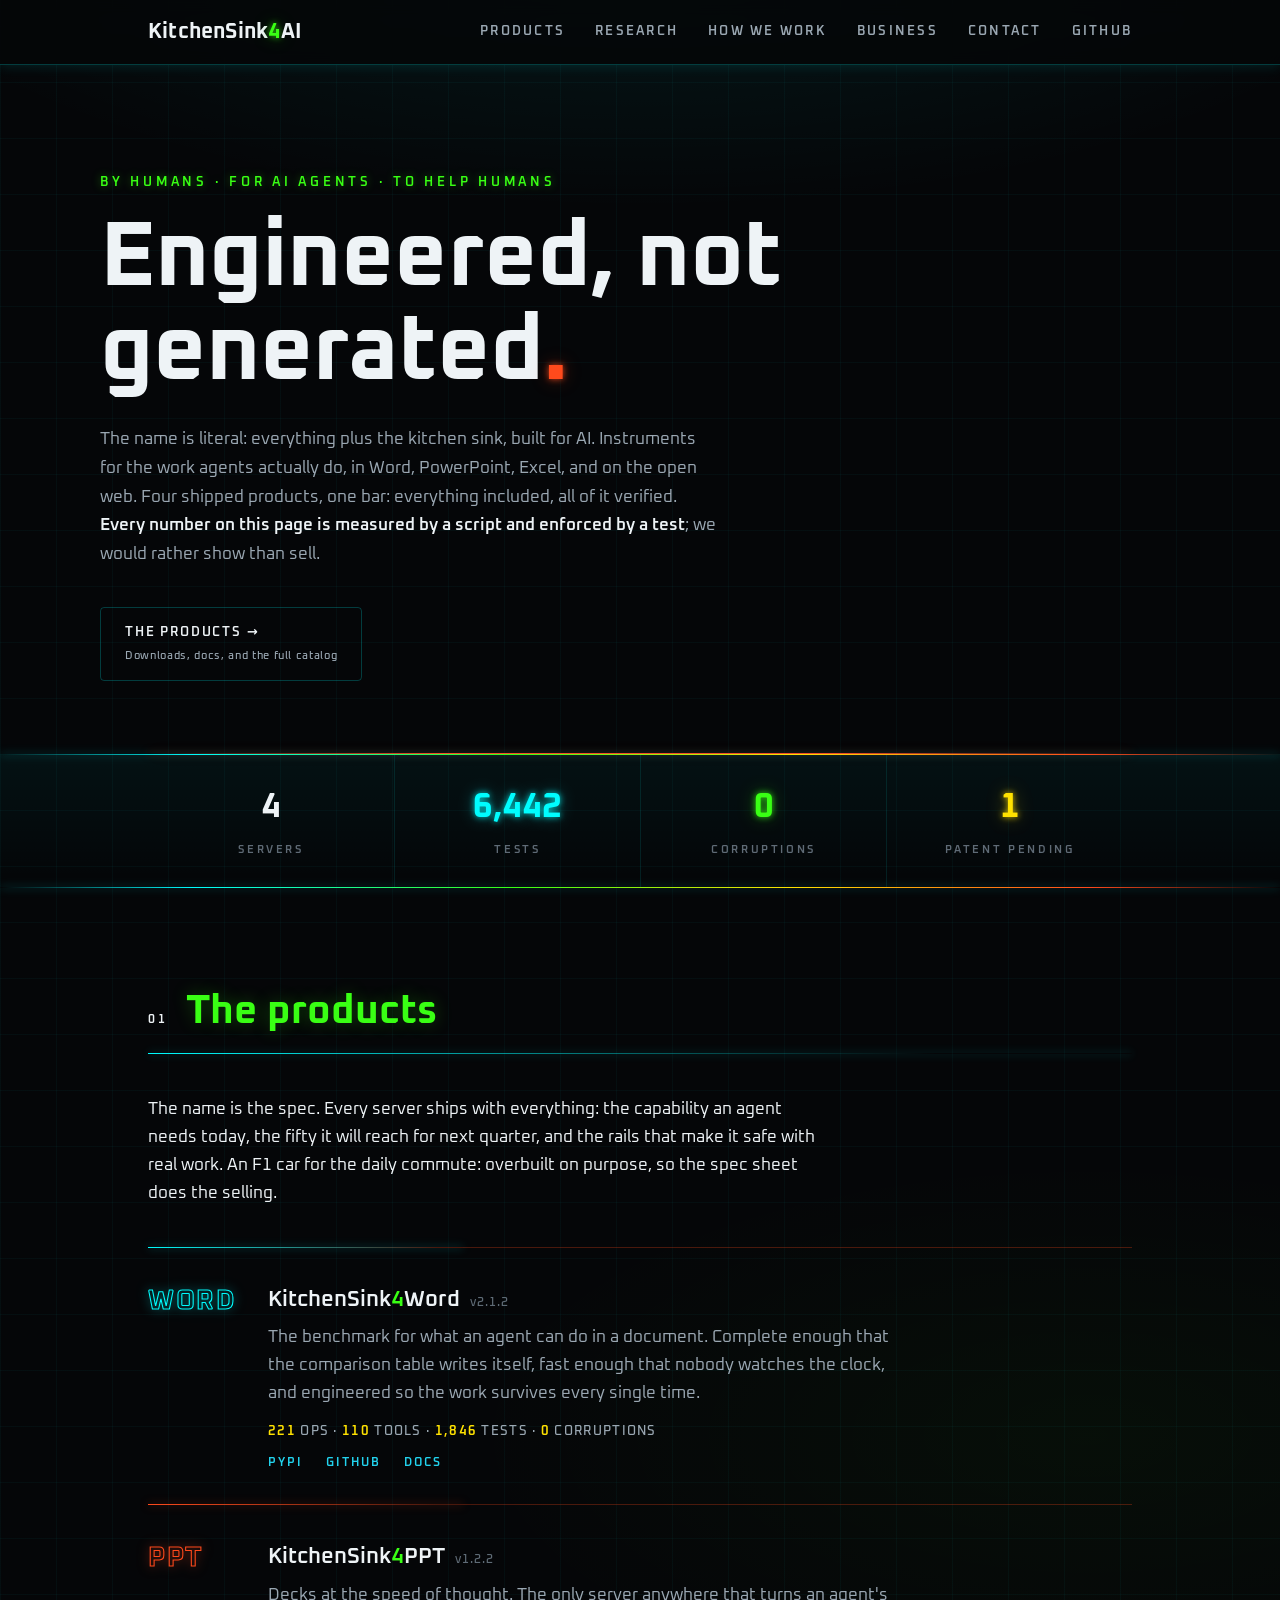
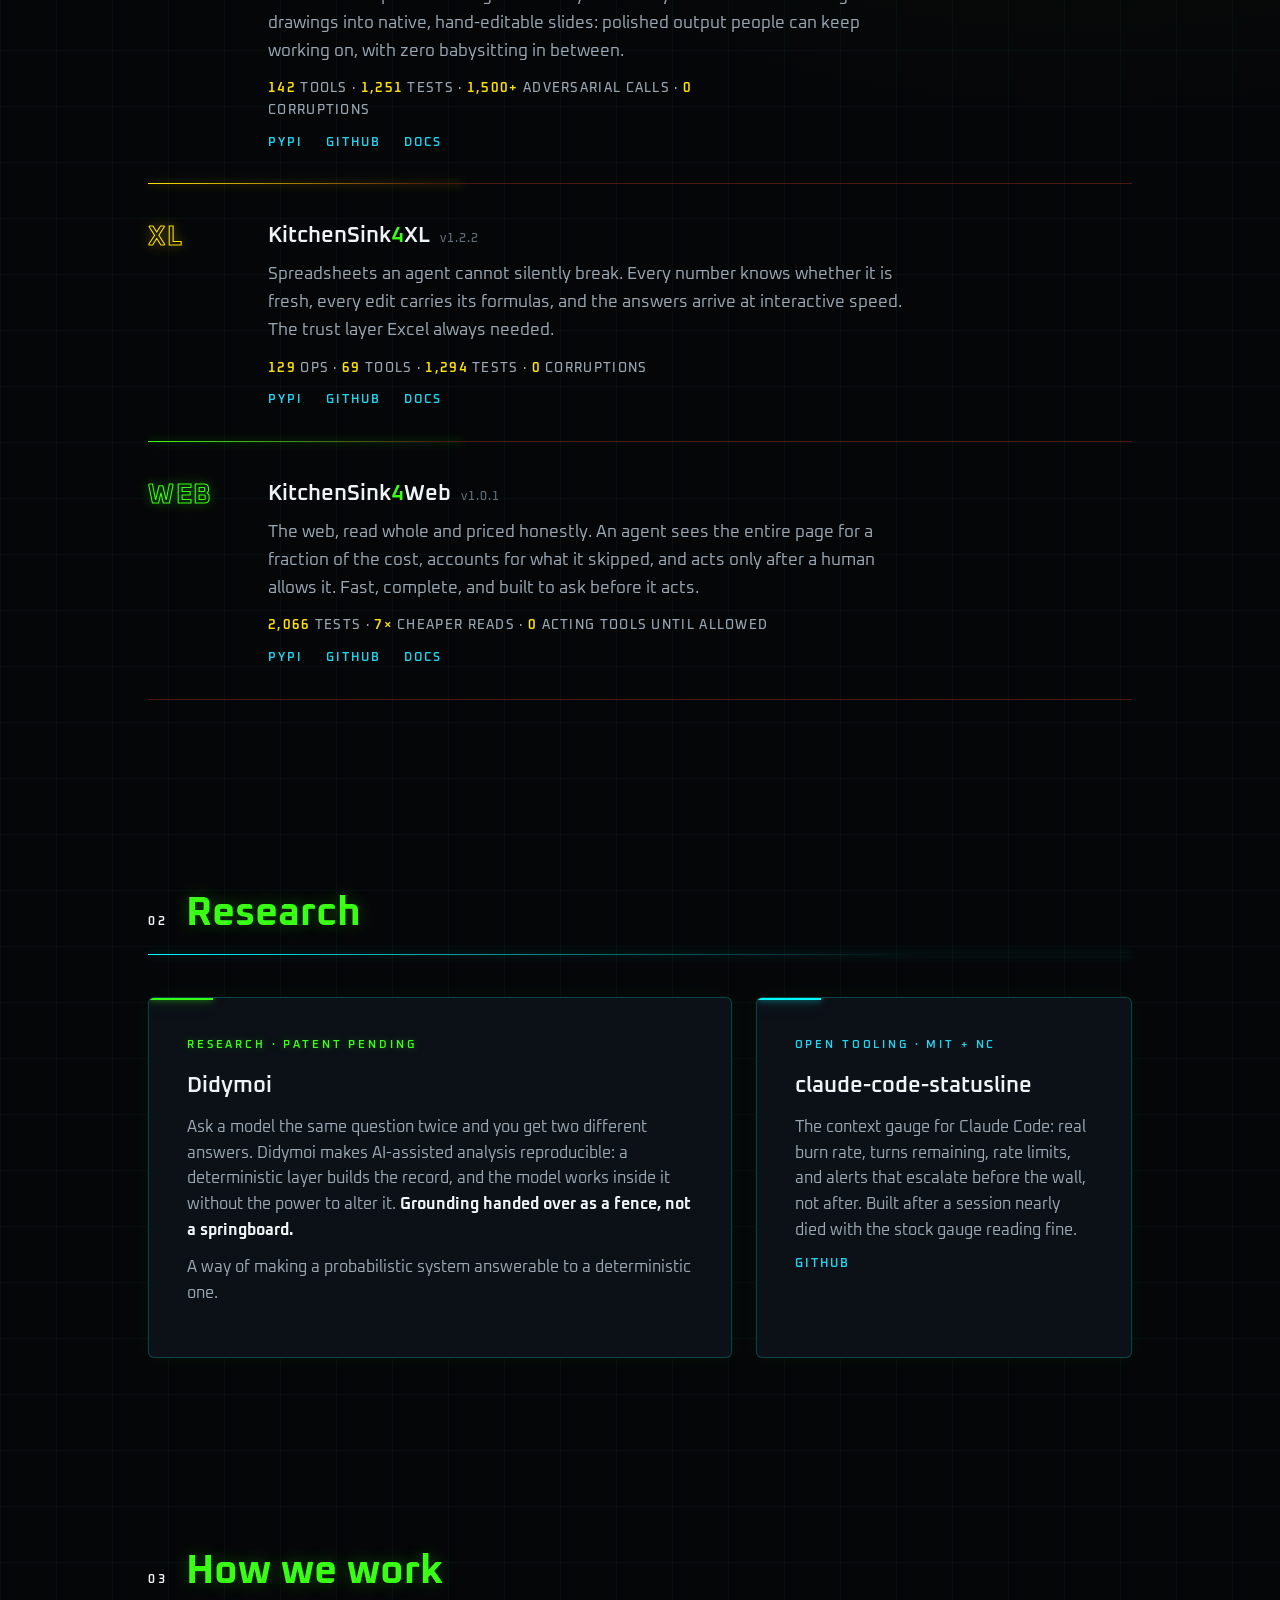
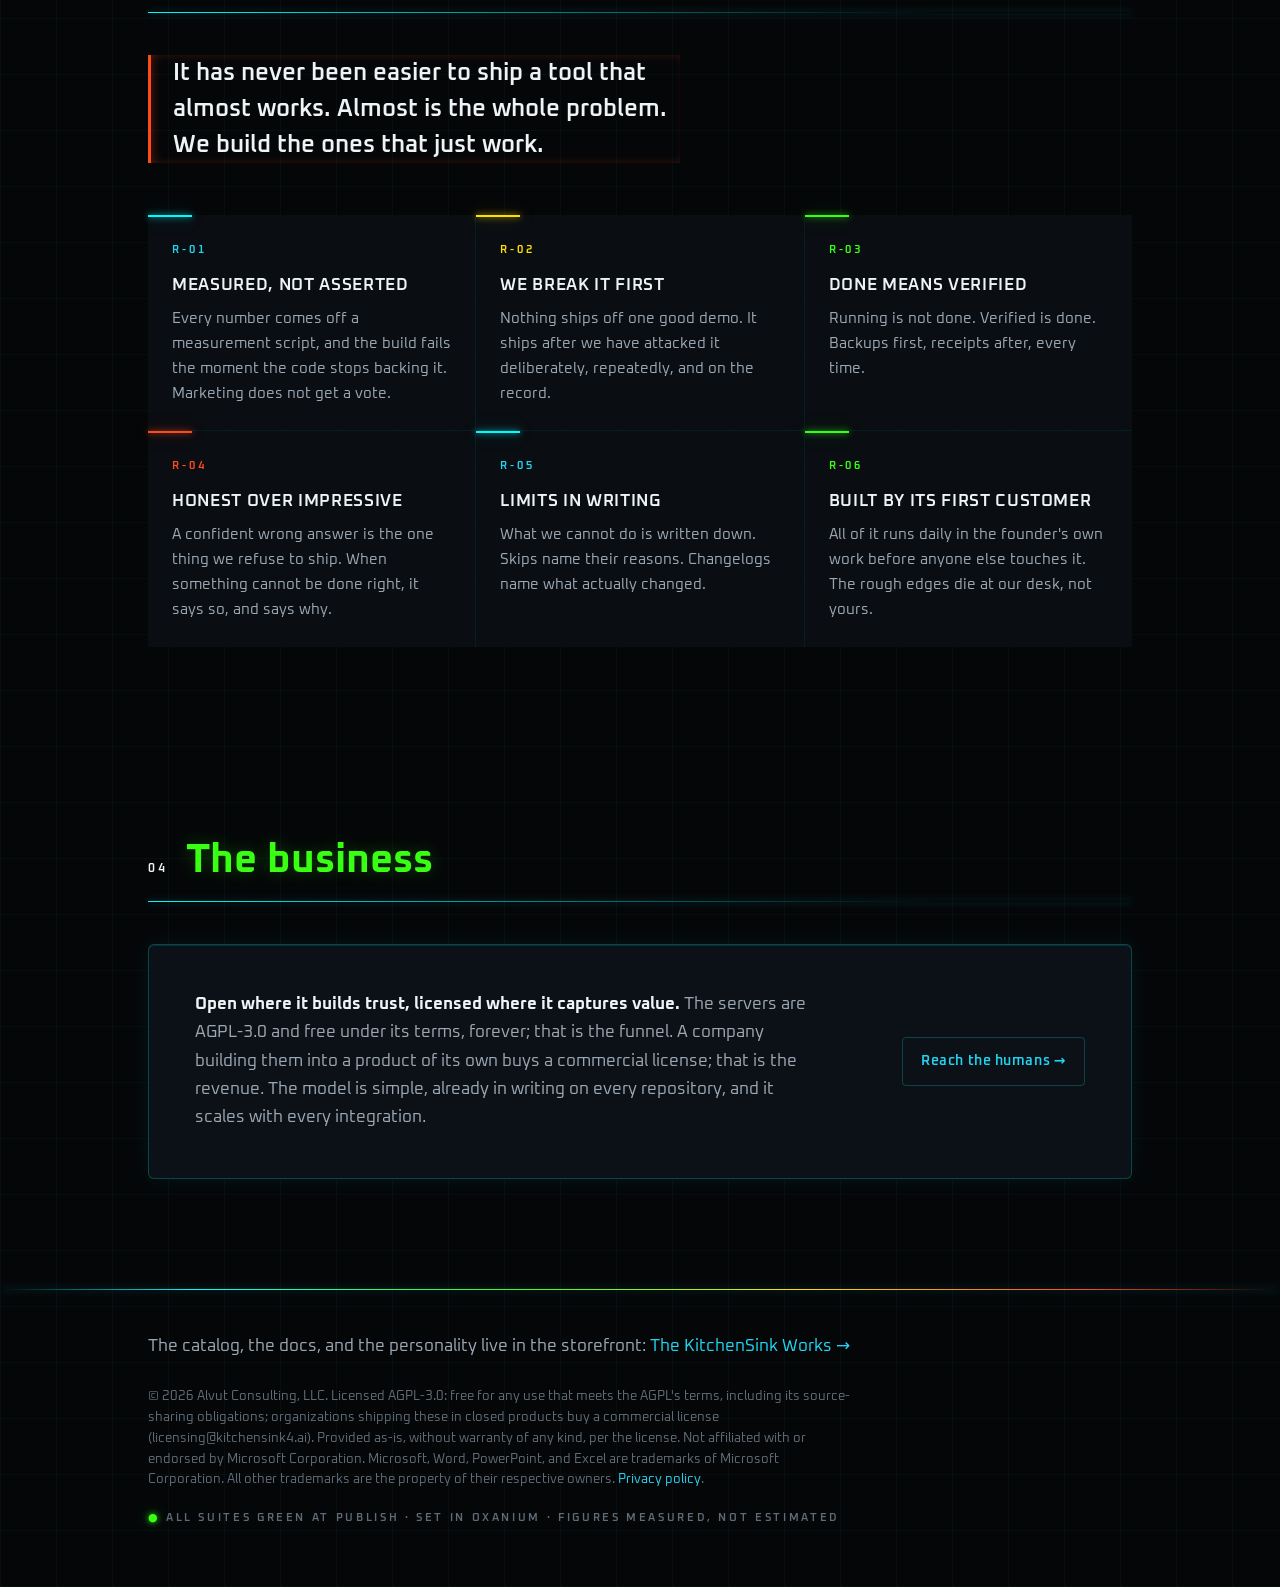
<file: corporate/index.html>
<!DOCTYPE html>
<html lang="en">
<head>
<meta charset="utf-8">
<meta name="viewport" content="width=device-width, initial-scale=1">
<title>KitchenSink4AI · Everything plus the kitchen sink, built for AI</title>
<meta name="description" content="KitchenSink4AI: everything plus the kitchen sink, built for AI. MCP servers for Word, PowerPoint, Excel, and the open web, patent-pending research in reproducible AI, and open tooling.">
<link rel="canonical" href="https://kitchensink4.ai/corporate/">
<meta property="og:type" content="website">
<meta property="og:url" content="https://kitchensink4.ai/corporate/">
<meta property="og:title" content="KitchenSink4AI · Engineered, not generated.">
<meta property="og:description" content="MCP servers for Word, PowerPoint, Excel, and the open web, patent-pending research in reproducible AI, and open tooling. Every figure measured by a script and enforced by a test.">
<meta name="twitter:card" content="summary">
<link rel="icon" href="data:image/svg+xml,%3Csvg xmlns='http://www.w3.org/2000/svg' viewBox='0 0 64 64'%3E%3Crect width='64' height='64' rx='12' fill='%230b0f14'/%3E%3Ctext x='32' y='44' font-family='Arial,sans-serif' font-size='30' font-weight='800' text-anchor='middle' fill='%2339FF14'%3EK4%3C/text%3E%3C/svg%3E">
<style>
/* ============ KitchenSink4 · the dark register, lasers on ============
   D21: NEON governs the mark and dark developer surfaces. This is the
   dark developer surface. Laser cyan and acid green carry the light;
   ember appears where something refuses. One face: Oxanium carries the entire page. */

@font-face { font-family:'Oxanium'; src:url('/fonts/oxanium-var.woff2') format('woff2');
  font-weight:200 800; font-display:swap; }

:root{
  --ground:#050608;
  --panel:#0a0d12;
  --panel-2:#0c1017;
  --hairline:rgba(0,252,254,.10);
  --hairline-2:rgba(0,252,254,.22);
  --ink:#eef3f6;
  --ink-soft:#9aa7b2;
  --ink-dim:#5f6b76;
  --cyan:#22D3EE;          /* readable accent: links, small text */
  --laser:#00FCFE;         /* hot cyan: lines and light only */
  --green:#39FF14;
  --ember:#FF4A1C;
  --volt:#FFE100;
  --glow-c:0 0 6px rgba(0,252,254,.8), 0 0 18px rgba(0,252,254,.35);
  --glow-g:0 0 6px rgba(57,255,20,.8), 0 0 18px rgba(57,255,20,.35);
  --glow-e:0 0 6px rgba(255,74,28,.8), 0 0 18px rgba(255,74,28,.35);
  --glow-v:0 0 6px rgba(255,225,0,.8), 0 0 18px rgba(255,225,0,.35);
  --ox:'Oxanium','Segoe UI',system-ui,sans-serif;
}
*{margin:0;padding:0;box-sizing:border-box}
html{scroll-behavior:smooth}
body{
  background:
    radial-gradient(1200px 500px at 50% -140px, rgba(0,252,254,.10), transparent 70%),
    radial-gradient(900px 400px at 85% 30%, rgba(57,255,20,.035), transparent 70%),
    repeating-linear-gradient(0deg, rgba(0,252,254,.035) 0 1px, transparent 1px 56px),
    repeating-linear-gradient(90deg, rgba(0,252,254,.035) 0 1px, transparent 1px 56px),
    var(--ground);
  color:var(--ink);
  font-family:var(--ox);
  font-weight:400;
  font-size:17px; line-height:1.66;
  -webkit-font-smoothing:antialiased;
}
::selection{background:rgba(57,255,20,.3)}
a{color:var(--cyan); text-decoration:none}
a:hover{color:var(--laser); text-decoration:underline; text-underline-offset:4px}
a:focus-visible{outline:2px solid var(--laser); outline-offset:3px; border-radius:2px}
.wrap{max-width:1080px; margin:0 auto; padding:0 clamp(20px,4vw,48px)}
.kicker{
  font-weight:600; font-size:12.5px;
  letter-spacing:.3em; text-transform:uppercase; color:var(--green);
  text-shadow:0 0 10px rgba(57,255,20,.4);
}

/* the brand face: display, labels, and numbers stay Oxanium */
.kicker, .wordmark, nav.top a, .hero h1, .btn-shop,
.stat .n, .stat .l, .sec-head h2, .sec-head .no,
.aisle-letter, .product h3, .figures, .p-links a,
.receipt .rn, .receipt h4, .r-tag, .r-card h3,
.colophon{ font-family:var(--ox); }

/* laser rules */
.laser-h{
  height:1px; border:none;
  background:linear-gradient(90deg, transparent, var(--laser) 15%, var(--green) 40%, var(--volt) 62%, var(--ember) 85%, transparent);
  box-shadow:0 0 8px rgba(0,252,254,.55), 0 0 22px rgba(0,252,254,.2);
}

/* ---------- masthead ---------- */
header.mast{
  border-bottom:1px solid var(--hairline-2);
  box-shadow:0 1px 12px rgba(0,252,254,.12);
  background:rgba(5,6,8,.85); backdrop-filter:blur(8px);
  position:sticky; top:0; z-index:10;
}
.mast-in{display:flex; align-items:center; justify-content:space-between; height:64px}
.wordmark{
  font-weight:700; font-size:21px; letter-spacing:.01em;
  color:var(--ink); text-decoration:none !important;
}
.wordmark .four{color:var(--green); text-shadow:var(--glow-g)}
nav.top{display:flex; gap:clamp(14px,2.5vw,30px)}
nav.top a{
  font-weight:600; font-size:12.5px; letter-spacing:.18em;
  text-transform:uppercase; color:var(--ink-soft);
}
nav.top a:hover{color:var(--laser); text-decoration:none; text-shadow:var(--glow-c)}
/* the secondary links drop before the bar runs out of room: at 640 the six
   items wrap into the wordmark, so they leave at 860 instead */
@media (max-width:860px){ nav.top a.hide-sm{display:none} }
/* six nav items minus the three that hide still outruns a phone masthead, so
   the bar scales down rather than pushing the page sideways */
@media (max-width:560px){
  .wordmark{font-size:18px}
  nav.top{gap:clamp(10px,3vw,14px)}
  nav.top a{font-size:11px; letter-spacing:.1em}
}
@media (max-width:380px){
  .wrap{padding:0 14px}
  nav.top{gap:8px}
  nav.top a{font-size:10.5px; letter-spacing:.05em}
}

/* ---------- hero ---------- */
.hero{padding:clamp(72px,12vh,140px) 0 clamp(50px,8vh,92px); position:relative}
.hero h1{
  font-weight:700;
  font-size:clamp(44px,7.6vw,92px); line-height:1.02; letter-spacing:-.01em;
  margin:18px 0 26px; max-width:14ch;
}
.hero h1 .dot{color:var(--ember); text-shadow:var(--glow-e)}
.hero .sub{max-width:62ch; color:var(--ink-soft); font-weight:400; font-size:clamp(16px,1.35vw,19px)}
.hero .sub b{color:var(--ink); font-weight:600}
.cta-row{display:flex; flex-wrap:wrap; gap:16px; align-items:center; margin-top:38px}
.btn-shop{
  font-weight:600; font-size:13px; letter-spacing:.14em; text-transform:uppercase;
  color:var(--ink); border:1px solid var(--hairline-2); border-radius:4px;
  padding:13px 20px; transition:border-color .18s, color .18s, box-shadow .18s;
}
.btn-shop:hover{border-color:var(--laser); color:var(--laser); text-decoration:none; box-shadow:var(--glow-c), inset 0 0 14px rgba(0,252,254,.1)}
.btn-cat{display:inline-flex; flex-direction:column; align-items:flex-start; gap:4px; text-align:left; padding:14px 24px}
.btn-cat .bs{font-family:var(--ox); font-weight:500; font-size:11px; letter-spacing:.06em; text-transform:none; color:var(--ink-soft)}
.btn-cat:hover .bs{color:var(--cyan)}

/* family strip */
.strip{position:relative; background:linear-gradient(180deg, rgba(0,252,254,.05), transparent)}
.strip:before,.strip:after{
  content:""; display:block; height:1px;
  background:linear-gradient(90deg, transparent, var(--laser) 15%, var(--green) 40%, var(--volt) 62%, var(--ember) 85%, transparent);
  box-shadow:0 0 8px rgba(0,252,254,.55);
}
.strip-in{display:grid; grid-template-columns:repeat(4,1fr)}
.stat{padding:24px 8px; text-align:center; border-left:1px solid var(--hairline)}
.stat:first-child{border-left:none}
.stat .n{
  font-weight:700; font-size:clamp(22px,3vw,34px);
  font-variant-numeric:tabular-nums; display:block; color:var(--ink);
}
.stat .l{font-weight:600; font-size:11px; letter-spacing:.24em; text-transform:uppercase; color:var(--ink-dim)}
.stat .hot{color:var(--laser); text-shadow:var(--glow-c)}
.stat .ok{color:var(--green); text-shadow:var(--glow-g)}
@media (max-width:640px){ .strip-in{grid-template-columns:repeat(2,1fr)} .stat:nth-child(3){border-left:none} }

/* ---------- sections ---------- */
section{padding:clamp(64px,10vh,110px) 0}
.sec-head{display:flex; align-items:baseline; gap:18px; margin-bottom:8px}
.sec-head h2{font-weight:700; font-size:clamp(26px,3.4vw,40px); color:var(--green); text-shadow:0 0 18px rgba(57,255,20,.28)}
.sec-head .no{
  font-weight:600; font-size:12px; letter-spacing:.26em; color:var(--ink);
}
.sec-rule{
  height:1px; border:none; margin:0 0 42px;
  background:linear-gradient(90deg, var(--laser), transparent 80%);
  box-shadow:0 0 8px rgba(0,252,254,.45);
}

/* products */
.product{
  display:grid; grid-template-columns:96px 1fr; gap:0 24px;
  border-top:1px solid rgba(255,74,28,.28);
  padding:34px 0 30px; position:relative;
  transition:background .18s;
}
.product:last-of-type{border-bottom:1px solid rgba(255,74,28,.28)}
.product{--sign:var(--laser); --signglow:rgba(0,252,254,.6)}
.product.p{--sign:var(--ember); --signglow:rgba(255,74,28,.6)}
.product.x{--sign:var(--volt); --signglow:rgba(255,225,0,.6)}
.product.g{--sign:var(--green); --signglow:rgba(57,255,20,.6)}
.product:before{
  content:""; position:absolute; left:0; top:-1px; height:1px; width:32%;
  background:linear-gradient(90deg, var(--sign), transparent 92%);
  box-shadow:0 0 8px var(--signglow);
}
.aisle-letter{
  font-weight:700; font-size:27px; line-height:1; letter-spacing:.06em;
  padding-top:6px;
  color:transparent; -webkit-text-stroke:1.1px var(--sign);
  filter:drop-shadow(0 0 6px var(--signglow));
  user-select:none;
}
.product h3{font-weight:600; font-size:22px; margin-bottom:6px}
.product h3 .four{color:var(--green)}
.product h3 .ver{
  font-weight:500; font-size:12px;
  color:var(--ink-dim); margin-left:10px; letter-spacing:.08em;
}
.product p{color:var(--ink-soft); max-width:64ch; margin-bottom:12px}
.figures{
  font-weight:500; font-size:13px; letter-spacing:.1em;
  color:var(--ink-dim); font-variant-numeric:tabular-nums;
  margin-bottom:12px; text-transform:uppercase;
}
.figures b{color:var(--volt); font-weight:600}
.product .stretch, .r-card .stretch{position:absolute; inset:0; z-index:1}
.p-links{display:flex; gap:22px; position:relative; z-index:2}
.p-links a{font-weight:600; font-size:12px; letter-spacing:.18em; text-transform:uppercase}
@media (max-width:640px){
  .product{grid-template-columns:1fr}
  .aisle-letter{font-size:22px; margin-bottom:8px; padding-top:0}
}

/* research */
.research-grid{display:grid; grid-template-columns:1.55fr 1fr; gap:24px}
.r-card{
  border:1px solid var(--hairline-2); border-radius:6px; background:var(--panel-2);
  padding:clamp(24px,3vw,38px); position:relative; overflow:hidden;
  box-shadow:0 0 24px rgba(57,255,20,.05);
}
.r-card:before{
  content:""; position:absolute; top:0; left:0; height:2px; width:64px;
  background:var(--green); box-shadow:var(--glow-g);
}
.r-card.tool:before{background:var(--laser); box-shadow:var(--glow-c)}
.r-tag{
  font-weight:600; font-size:11px; letter-spacing:.26em; text-transform:uppercase;
  color:var(--green); text-shadow:0 0 10px rgba(57,255,20,.35);
  display:block; margin-bottom:14px;
}
.r-card.tool .r-tag{color:var(--cyan); text-shadow:none}
.r-card h3{font-weight:600; font-size:22px; margin-bottom:10px}
.r-card p{color:var(--ink-soft); font-size:15.5px; margin-bottom:12px}
.r-card p b{color:var(--ink)}
.r-card .figures{margin-bottom:0}
@media (max-width:860px){ .research-grid{grid-template-columns:1fr} }

/* engineering */
.manifesto{
  font-size:clamp(19px,2vw,24px); line-height:1.5;
  max-width:38ch; color:var(--ink); font-weight:600;
  border-left:3px solid var(--ember);
  box-shadow:inset 3px 0 14px -6px rgba(255,74,28,.55);
  padding-left:22px;
  margin-bottom:52px;
}
.receipts{display:grid; grid-template-columns:repeat(auto-fit,minmax(300px,1fr)); gap:1px; background:var(--hairline)}
.receipt{background:var(--panel); padding:26px 24px 24px; position:relative}
.receipt:before{
  content:""; position:absolute; top:0; left:0; right:auto; height:2px; width:44px;
  background:var(--laser); box-shadow:var(--glow-c);
}
.receipt.refusal:before{background:var(--ember); box-shadow:var(--glow-e)}
.receipt.maker:before{background:var(--green); box-shadow:var(--glow-g)}
.receipt.volt:before{background:var(--volt); box-shadow:var(--glow-v)}
.receipt.volt .rn{color:var(--volt)}
.receipt.gg:before{background:var(--green); box-shadow:var(--glow-g)}
.receipt.gg .rn{color:var(--green)}
.receipt .rn{
  font-weight:600; font-size:11px; letter-spacing:.26em; color:var(--cyan);
  display:block; margin-bottom:12px;
}
.receipt.refusal .rn{color:var(--ember)}
.receipt.maker .rn{color:var(--green)}
.receipt h4{
  font-weight:600; font-size:16.5px; letter-spacing:.04em;
  text-transform:uppercase; margin-bottom:8px;
}
.receipt p{font-size:15px; font-weight:400; color:var(--ink-soft)}

/* licensing */
.license-band{
  border:1px solid var(--hairline-2); border-radius:6px;
  background:var(--panel-2); padding:clamp(28px,4vw,46px);
  display:grid; grid-template-columns:1fr auto; gap:24px; align-items:center;
  box-shadow:0 0 24px rgba(0,252,254,.07), inset 0 1px 0 rgba(0,252,254,.12);
}
.license-band p{color:var(--ink-soft); max-width:62ch}
.license-band p b{color:var(--ink)}
.license-mail{
  font-family:var(--ox); font-weight:600; font-size:14px; letter-spacing:.04em; white-space:nowrap;
  border:1px solid var(--hairline-2); border-radius:4px; padding:12px 18px;
}
.license-mail:hover{border-color:var(--volt); color:var(--volt); text-decoration:none; box-shadow:var(--glow-v)}
@media (max-width:760px){ .license-band{grid-template-columns:1fr} }

/* footer */
footer{padding:44px 0 60px; margin-top:20px; position:relative}
footer:before{
  content:""; display:block; position:absolute; top:0; left:0; right:0; height:1px;
  background:linear-gradient(90deg, transparent, var(--laser) 15%, var(--green) 40%, var(--volt) 62%, var(--ember) 85%, transparent);
  box-shadow:0 0 8px rgba(0,252,254,.45);
}
.foot-shop{color:var(--ink-soft); margin-bottom:26px}
.f-legal{font-size:12.5px; font-weight:400; color:var(--ink-dim); max-width:88ch; margin-bottom:18px}
.colophon{
  font-weight:600; font-size:11px; letter-spacing:.24em;
  text-transform:uppercase; color:var(--ink-dim);
}
.colophon .led{color:var(--green); text-shadow:var(--glow-g)}

/* reveal */
.rev{opacity:0; transform:translateY(14px); animation:rise .7s cubic-bezier(.2,.7,.2,1) forwards}
.d1{animation-delay:.05s}.d2{animation-delay:.15s}.d3{animation-delay:.25s}.d4{animation-delay:.38s}
@keyframes rise{to{opacity:1; transform:none}}
@media (prefers-reduced-motion: reduce){
  .rev{opacity:1; transform:none; animation:none}
  html{scroll-behavior:auto}
}
</style>
</head>
<body>

<header class="mast">
  <div class="wrap mast-in">
    <a class="wordmark" href="/corporate/">KitchenSink<span class="four">4</span>AI</a>
    <nav class="top" aria-label="Site">
      <a href="/products/">Products</a>
      <a href="#research" class="hide-sm">Research</a>
      <a href="#engineering" class="hide-sm">How we work</a>
      <a href="#licensing" class="hide-sm">Business</a>
      <a href="/contact/">Contact</a>
      <a href="https://github.com/KitchenSink4AI">GitHub</a>
    </nav>
  </div>
</header>

<main>
  <div class="wrap hero">
    <p class="kicker rev d1">By humans · For AI agents · To help humans</p>
    <h1 class="rev d2">Engineered, not generated<span class="dot">.</span></h1>
    <p class="sub rev d3">The name is literal: everything plus the kitchen sink,
    built for AI. Instruments for the work agents actually do, in Word, PowerPoint,
    Excel, and on the open web. Four shipped products, one bar: everything included,
    all of it verified. <b>Every number on this page is measured by a script and
    enforced by a test</b>; we would rather show than sell.</p>
    <div class="cta-row rev d4">
      <a class="btn-shop btn-cat" href="/products/"><span>The products →</span>
      <span class="bs">Downloads, docs, and the full catalog</span></a>
    </div>
  </div>

  <div class="wrap"><hr class="laser-h" style="background:linear-gradient(90deg, transparent, var(--ember) 30%, var(--ember) 70%, transparent); box-shadow:0 0 8px rgba(255,74,28,.5), 0 0 20px rgba(255,74,28,.2)"></div>

  <div class="strip" role="group" aria-label="Family figures">
    <div class="wrap strip-in">
      <div class="stat"><span class="n">4</span><span class="l">Servers</span></div>
      <div class="stat"><span class="n hot">6,442</span><span class="l">Tests</span></div>
      <div class="stat"><span class="n ok">0</span><span class="l">Corruptions</span></div>
      <div class="stat"><span class="n" style="color:var(--volt); text-shadow:var(--glow-v)">1</span><span class="l">Patent pending</span></div>
    </div>
  </div>

  <section id="products">
    <div class="wrap">
      <div class="sec-head"><span class="no">01</span><h2>The products</h2></div>
      <hr class="sec-rule">
      <p class="sub" style="max-width:68ch; margin-bottom:38px">The name is the spec.
      Every server ships with everything: the capability an agent needs today, the
      fifty it will reach for next quarter, and the rails that make it safe with real
      work. An F1 car for the daily commute: overbuilt on purpose, so the spec sheet
      does the selling.</p>

      <article class="product w"><a class="stretch" href="https://kitchensink4.ai/KitchenSink4Word/" aria-label="KitchenSink4Word"></a>
        <span class="aisle-letter" aria-hidden="true">WORD</span>
        <div>
          <h3>KitchenSink<span class="four">4</span>Word<span class="ver">v2.1.2</span></h3>
          <p>The benchmark for what an agent can do in a document. Complete enough
          that the comparison table writes itself, fast enough that nobody watches the
          clock, and engineered so the work survives every single time.</p>
          <p class="figures"><b>221</b> ops · <b>110</b> tools · <b>1,846</b> tests · <b>0</b> corruptions</p>
          <div class="p-links">
            <a href="https://pypi.org/project/kitchensink4word/">PyPI</a>
            <a href="https://github.com/KitchenSink4AI/KitchenSink4Word">GitHub</a>
            <a href="https://kitchensink4.ai/KitchenSink4Word/">Docs</a>
          </div>
        </div>
      </article>

      <article class="product p"><a class="stretch" href="https://kitchensink4.ai/KitchenSink4PPT/" aria-label="KitchenSink4PPT"></a>
        <span class="aisle-letter" aria-hidden="true">PPT</span>
        <div>
          <h3>KitchenSink<span class="four">4</span>PPT<span class="ver">v1.2.2</span></h3>
          <p>Decks at the speed of thought. The only server anywhere that turns an
          agent's drawings into native, hand-editable slides: polished output people
          can keep working on, with zero babysitting in between.</p>
          <p class="figures"><b>142</b> tools · <b>1,251</b> tests · <b>1,500+</b> adversarial calls · <b>0</b> corruptions</p>
          <div class="p-links">
            <a href="https://pypi.org/project/kitchensink4ppt/">PyPI</a>
            <a href="https://github.com/KitchenSink4AI/KitchenSink4PPT">GitHub</a>
            <a href="https://kitchensink4.ai/KitchenSink4PPT/">Docs</a>
          </div>
        </div>
      </article>

      <article class="product x"><a class="stretch" href="https://kitchensink4.ai/KitchenSink4XL/" aria-label="KitchenSink4XL"></a>
        <span class="aisle-letter" aria-hidden="true">XL</span>
        <div>
          <h3>KitchenSink<span class="four">4</span>XL<span class="ver">v1.2.2</span></h3>
          <p>Spreadsheets an agent cannot silently break. Every number knows whether
          it is fresh, every edit carries its formulas, and the answers arrive at
          interactive speed. The trust layer Excel always needed.</p>
          <p class="figures"><b>129</b> ops · <b>69</b> tools · <b>1,294</b> tests · <b>0</b> corruptions</p>
          <div class="p-links">
            <a href="https://pypi.org/project/kitchensink4xl/">PyPI</a>
            <a href="https://github.com/KitchenSink4AI/KitchenSink4XL">GitHub</a>
            <a href="https://kitchensink4.ai/KitchenSink4XL/">Docs</a>
          </div>
        </div>
      </article>

      <article class="product g"><a class="stretch" href="https://kitchensink4.ai/KitchenSink4Web/" aria-label="KitchenSink4Web"></a>
        <span class="aisle-letter" aria-hidden="true">WEB</span>
        <div>
          <h3>KitchenSink<span class="four">4</span>Web<span class="ver">v1.0.1</span></h3>
          <p>The web, read whole and priced honestly. An agent sees the entire page
          for a fraction of the cost, accounts for what it skipped, and acts only
          after a human allows it. Fast, complete, and built to ask before it
          acts.</p>
          <p class="figures"><b>2,066</b> tests · <b>7×</b> cheaper reads · <b>0</b> acting tools until allowed</p>
          <div class="p-links">
            <a href="https://pypi.org/project/kitchensink4web/">PyPI</a>
            <a href="https://github.com/KitchenSink4AI/KitchenSink4Web">GitHub</a>
            <a href="https://kitchensink4.ai/KitchenSink4Web/">Docs</a>
          </div>
        </div>
      </article>
    </div>
  </section>

  <section id="research">
    <div class="wrap">
      <div class="sec-head"><span class="no">02</span><h2>Research</h2></div>
      <hr class="sec-rule">
      <div class="research-grid">
        <div class="r-card"><a class="stretch" href="/didymoi/" aria-label="Didymoi"></a>
          <span class="r-tag">Research · Patent pending</span>
          <h3>Didymoi</h3>
          <p>Ask a model the same question twice and you get two different answers.
          Didymoi makes AI-assisted analysis reproducible: a deterministic layer builds
          the record, and the model works inside it without the power to alter it.
          <b>Grounding handed over as a fence, not a springboard.</b></p>
          <p>A way of making a probabilistic system answerable to a deterministic
          one.</p>
        </div>
        <div class="r-card tool"><a class="stretch" href="https://github.com/KitchenSink4AI/claude-code-statusline" aria-label="claude-code-statusline on GitHub"></a>
          <span class="r-tag">Open tooling · MIT + NC</span>
          <h3>claude-code-statusline</h3>
          <p>The context gauge for Claude Code: real burn rate, turns remaining, rate
          limits, and alerts that escalate before the wall, not after. Built after a
          session nearly died with the stock gauge reading fine.</p>
          <div class="p-links">
            <a href="https://github.com/KitchenSink4AI/claude-code-statusline">GitHub</a>
          </div>
        </div>
      </div>
    </div>
  </section>

  <section id="engineering">
    <div class="wrap">
      <div class="sec-head"><span class="no">03</span><h2>How we work</h2></div>
      <hr class="sec-rule">
      <p class="manifesto">It has never been easier to ship a tool that almost
      works. Almost is the whole problem. We build the ones that just work.</p>
      <div class="receipts">
        <div class="receipt">
          <span class="rn">R-01</span>
          <h4>Measured, not asserted</h4>
          <p>Every number comes off a measurement script, and the build fails the
          moment the code stops backing it. Marketing does not get a vote.</p>
        </div>
        <div class="receipt volt">
          <span class="rn">R-02</span>
          <h4>We break it first</h4>
          <p>Nothing ships off one good demo. It ships after we have attacked it
          deliberately, repeatedly, and on the record.</p>
        </div>
        <div class="receipt gg">
          <span class="rn">R-03</span>
          <h4>Done means verified</h4>
          <p>Running is not done. Verified is done. Backups first, receipts after,
          every time.</p>
        </div>
        <div class="receipt refusal">
          <span class="rn">R-04</span>
          <h4>Honest over impressive</h4>
          <p>A confident wrong answer is the one thing we refuse to ship. When
          something cannot be done right, it says so, and says why.</p>
        </div>
        <div class="receipt">
          <span class="rn">R-05</span>
          <h4>Limits in writing</h4>
          <p>What we cannot do is written down. Skips name their reasons. Changelogs
          name what actually changed.</p>
        </div>
        <div class="receipt maker">
          <span class="rn">R-06</span>
          <h4>Built by its first customer</h4>
          <p>All of it runs daily in the founder's own work before anyone else
          touches it. The rough edges die at our desk, not yours.</p>
        </div>
      </div>
    </div>
  </section>

  <section id="licensing">
    <div class="wrap">
      <div class="sec-head"><span class="no">04</span><h2>The business</h2></div>
      <hr class="sec-rule">
      <div class="license-band">
        <p><b>Open where it builds trust, licensed where it captures value.</b> The
        servers are AGPL-3.0 and free under its terms, forever; that is the funnel. A
        company building them into a product of its own buys a commercial license;
        that is the revenue. The model is simple, already in writing on every
        repository, and it scales with every integration.</p>
        <a class="license-mail" href="/contact/">Reach the humans &rarr;</a>
      </div>
    </div>
  </section>
</main>

<footer>
  <div class="wrap">
    <p class="foot-shop">The catalog, the docs, and the personality live in the
    storefront: <a href="/products/">The KitchenSink Works →</a></p>
    <p class="f-legal">© 2026 Alvut Consulting, LLC. Licensed AGPL-3.0: free for
    any use that meets the AGPL's terms, including its source-sharing obligations;
    organizations shipping these in closed products buy a commercial license
    (licensing@kitchensink4.ai). Provided as-is, without warranty
    of any kind, per the license. Not affiliated with or endorsed by Microsoft
    Corporation. Microsoft, Word, PowerPoint, and Excel are trademarks of Microsoft
    Corporation. All other trademarks are the property of their respective owners. <a href="/privacy/">Privacy policy</a>.</p>
    <p class="colophon"><span class="led">●</span> ALL SUITES GREEN AT PUBLISH · SET IN OXANIUM · FIGURES MEASURED, NOT ESTIMATED</p>
  </div>
</footer>

</body>
</html>
</file>
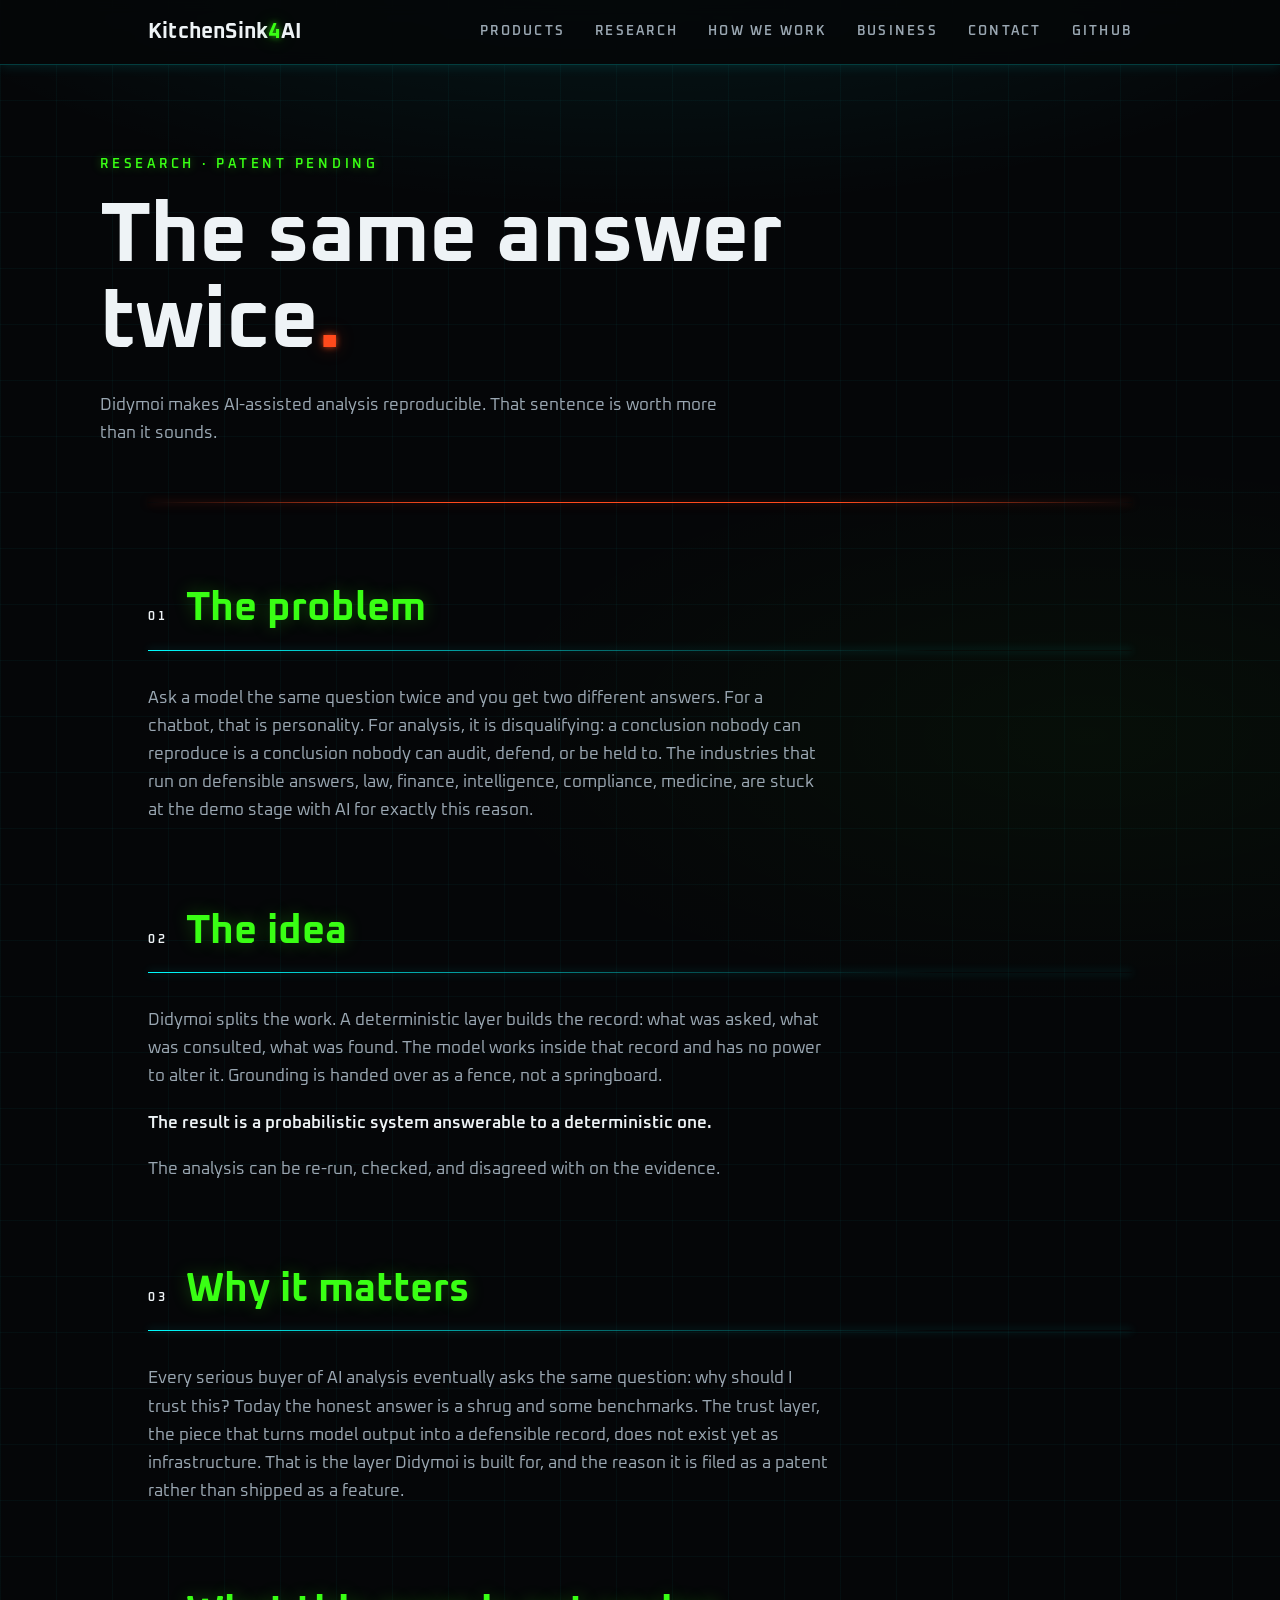
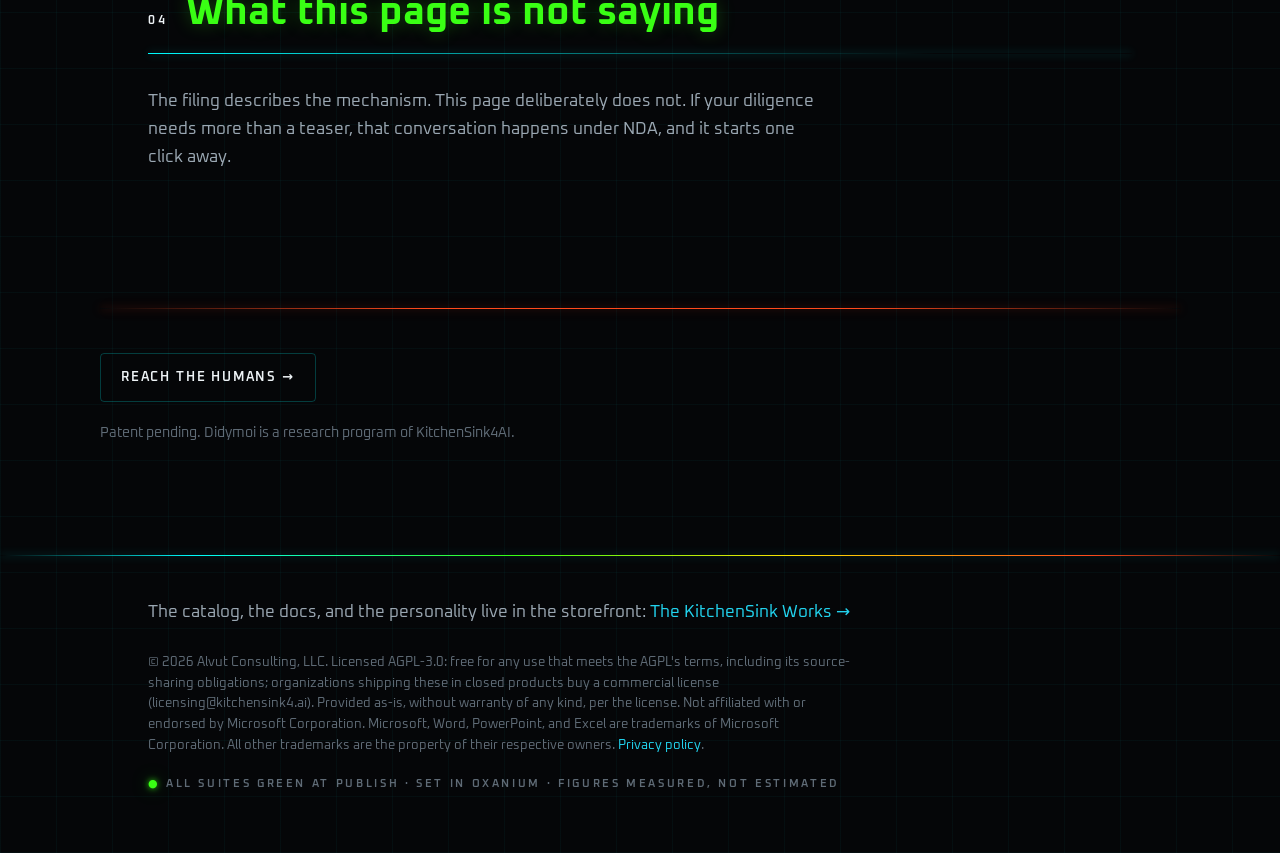
<file: didymoi/index.html>
<!DOCTYPE html>
<html lang="en">
<head>
<meta charset="utf-8">
<meta name="viewport" content="width=device-width, initial-scale=1">
<title>Didymoi · KitchenSink4AI</title>
<meta name="description" content="Didymoi makes AI-assisted analysis reproducible. That sentence is worth more than it sounds.">
<link rel="canonical" href="https://kitchensink4.ai/didymoi/">
<meta property="og:type" content="website">
<meta property="og:url" content="https://kitchensink4.ai/didymoi/">
<meta property="og:title" content="Didymoi · KitchenSink4AI">
<meta property="og:description" content="Didymoi makes AI-assisted analysis reproducible. That sentence is worth more than it sounds.">
<meta name="twitter:card" content="summary">
<link rel="icon" href="data:image/svg+xml,%3Csvg xmlns='http://www.w3.org/2000/svg' viewBox='0 0 64 64'%3E%3Crect width='64' height='64' rx='12' fill='%230b0f14'/%3E%3Ctext x='32' y='44' font-family='Arial,sans-serif' font-size='30' font-weight='800' text-anchor='middle' fill='%2339FF14'%3EK4%3C/text%3E%3C/svg%3E">
<style>
/* ============ KitchenSink4 · didymoi, same dark register ============
   Tokens, masthead, laser rules, section heads and footer are lifted from
   the corporate landing page so the two surfaces are one surface. Acid
   green carries the headings, ember stays in the linework, volt is
   rationed. One face: Oxanium, all of it. */

@font-face { font-family:'Oxanium'; src:url('/fonts/oxanium-var.woff2') format('woff2');
  font-weight:200 800; font-display:swap; }

:root{
  --ground:#050608;
  --panel:#0a0d12;
  --panel-2:#0c1017;
  --hairline:rgba(0,252,254,.10);
  --hairline-2:rgba(0,252,254,.22);
  --ink:#eef3f6;
  --ink-soft:#9aa7b2;
  --ink-dim:#5f6b76;
  --cyan:#22D3EE;          /* readable accent: links, small text */
  --laser:#00FCFE;         /* hot cyan: lines and light only */
  --green:#39FF14;
  --ember:#FF4A1C;
  --volt:#FFE100;
  --glow-c:0 0 6px rgba(0,252,254,.8), 0 0 18px rgba(0,252,254,.35);
  --glow-g:0 0 6px rgba(57,255,20,.8), 0 0 18px rgba(57,255,20,.35);
  --glow-e:0 0 6px rgba(255,74,28,.8), 0 0 18px rgba(255,74,28,.35);
  --glow-v:0 0 6px rgba(255,225,0,.8), 0 0 18px rgba(255,225,0,.35);
  --ox:'Oxanium','Segoe UI',system-ui,sans-serif;
}
*{margin:0;padding:0;box-sizing:border-box}
html{scroll-behavior:smooth}
body{
  background:
    radial-gradient(1200px 500px at 50% -140px, rgba(0,252,254,.10), transparent 70%),
    radial-gradient(900px 400px at 85% 30%, rgba(57,255,20,.035), transparent 70%),
    repeating-linear-gradient(0deg, rgba(0,252,254,.035) 0 1px, transparent 1px 56px),
    repeating-linear-gradient(90deg, rgba(0,252,254,.035) 0 1px, transparent 1px 56px),
    var(--ground);
  color:var(--ink);
  font-family:var(--ox);
  font-weight:400;
  font-size:17px; line-height:1.66;
  -webkit-font-smoothing:antialiased;
}
::selection{background:rgba(57,255,20,.3)}
a{color:var(--cyan); text-decoration:none}
a:hover{color:var(--laser); text-decoration:underline; text-underline-offset:4px}
a:focus-visible{outline:2px solid var(--laser); outline-offset:3px; border-radius:2px}
.wrap{max-width:1080px; margin:0 auto; padding:0 clamp(20px,4vw,48px)}
.kicker{
  font-weight:600; font-size:12.5px;
  letter-spacing:.3em; text-transform:uppercase; color:var(--green);
  text-shadow:0 0 10px rgba(57,255,20,.4);
}

/* the brand face: display, labels, and numbers stay Oxanium */
.kicker, .wordmark, nav.top a, .hero h1, .btn-shop,
.sec-head h2, .sec-head .no, .prose p, .status,
.f-l, .colophon{ font-family:var(--ox); }

/* laser rules */
.laser-h{
  height:1px; border:none;
  background:linear-gradient(90deg, transparent, var(--laser) 15%, var(--green) 40%, var(--volt) 62%, var(--ember) 85%, transparent);
  box-shadow:0 0 8px rgba(0,252,254,.55), 0 0 22px rgba(0,252,254,.2);
}

/* ---------- masthead ---------- */
header.mast{
  border-bottom:1px solid var(--hairline-2);
  box-shadow:0 1px 12px rgba(0,252,254,.12);
  background:rgba(5,6,8,.85); backdrop-filter:blur(8px);
  position:sticky; top:0; z-index:10;
}
.mast-in{display:flex; align-items:center; justify-content:space-between; height:64px}
.wordmark{
  font-weight:700; font-size:21px; letter-spacing:.01em;
  color:var(--ink); text-decoration:none !important;
}
.wordmark .four{color:var(--green); text-shadow:var(--glow-g)}
nav.top{display:flex; gap:clamp(14px,2.5vw,30px)}
nav.top a{
  font-weight:600; font-size:12.5px; letter-spacing:.18em;
  text-transform:uppercase; color:var(--ink-soft);
}
nav.top a:hover{color:var(--laser); text-decoration:none; text-shadow:var(--glow-c)}
/* the secondary links drop before the bar runs out of room: at 640 the six
   items wrap into the wordmark, so they leave at 860 instead */
@media (max-width:860px){ nav.top a.hide-sm{display:none} }
/* six nav items minus the three that hide still outruns a phone masthead, so
   the bar scales down rather than pushing the page sideways */
@media (max-width:560px){
  .wordmark{font-size:18px}
  nav.top{gap:clamp(10px,3vw,14px)}
  nav.top a{font-size:11px; letter-spacing:.1em}
}
@media (max-width:380px){
  .wrap{padding:0 14px}
  nav.top{gap:8px}
  nav.top a{font-size:10.5px; letter-spacing:.05em}
}

/* ---------- hero ---------- */
.hero{padding:clamp(60px,10vh,116px) 0 clamp(34px,6vh,60px); position:relative}
.hero h1{
  font-weight:700;
  font-size:clamp(40px,7vw,84px); line-height:1.03; letter-spacing:-.01em;
  margin:18px 0 24px; max-width:14ch;
}
.hero h1 .dot{color:var(--ember); text-shadow:var(--glow-e)}
.hero .sub{max-width:62ch; color:var(--ink-soft); font-weight:400; font-size:clamp(16px,1.35vw,19px)}
.hero .sub b{color:var(--ink); font-weight:600}

/* ---------- sections ---------- */
section{padding:clamp(52px,8vh,88px) 0}
section + section{padding-top:0}
.sec-head{display:flex; align-items:baseline; gap:18px; margin-bottom:8px}
.sec-head h2{font-weight:700; font-size:clamp(26px,3.4vw,40px); color:var(--green); text-shadow:0 0 18px rgba(57,255,20,.28)}
.sec-head .no{
  font-weight:600; font-size:12px; letter-spacing:.26em; color:var(--ink);
}
.sec-rule{
  height:1px; border:none; margin:0 0 34px;
  background:linear-gradient(90deg, var(--laser), transparent 80%);
  box-shadow:0 0 8px rgba(0,252,254,.45);
}
.prose p{color:var(--ink-soft); max-width:68ch}
.prose p + p{margin-top:18px}
.prose b{color:var(--ink); font-weight:600}

/* ---------- the one call to action ---------- */
.cta{padding:clamp(44px,7vh,80px) 0 clamp(64px,10vh,104px)}
.cta-rule{
  height:1px; border:none; margin:0 0 clamp(30px,5vh,44px);
  background:linear-gradient(90deg, transparent, var(--ember) 30%, var(--ember) 70%, transparent);
  box-shadow:0 0 8px rgba(255,74,28,.5), 0 0 20px rgba(255,74,28,.2);
}
.cta-row{display:flex; flex-wrap:wrap; gap:16px; align-items:center}
.btn-shop{
  font-weight:600; font-size:13px; letter-spacing:.14em; text-transform:uppercase;
  color:var(--ink); border:1px solid var(--hairline-2); border-radius:4px;
  padding:13px 20px; transition:border-color .18s, color .18s, box-shadow .18s;
}
.btn-shop:hover{border-color:var(--laser); color:var(--laser); text-decoration:none; box-shadow:var(--glow-c), inset 0 0 14px rgba(0,252,254,.1)}
.status{font-size:13.5px; font-weight:400; color:var(--ink-dim); max-width:70ch; margin-top:20px}
@media (max-width:640px){
  .cta-row, .btn-shop{width:100%}
  .btn-shop{text-align:center}
}

/* footer */
footer{padding:44px 0 60px; margin-top:20px; position:relative}
footer:before{
  content:""; display:block; position:absolute; top:0; left:0; right:0; height:1px;
  background:linear-gradient(90deg, transparent, var(--laser) 15%, var(--green) 40%, var(--volt) 62%, var(--ember) 85%, transparent);
  box-shadow:0 0 8px rgba(0,252,254,.45);
}
.foot-shop{color:var(--ink-soft); margin-bottom:26px}
.f-legal{font-size:12.5px; font-weight:400; color:var(--ink-dim); max-width:88ch; margin-bottom:18px}
.colophon{
  font-weight:600; font-size:11px; letter-spacing:.24em;
  text-transform:uppercase; color:var(--ink-dim);
}
.colophon .led{color:var(--green); text-shadow:var(--glow-g)}

/* reveal */
.rev{opacity:0; transform:translateY(14px); animation:rise .7s cubic-bezier(.2,.7,.2,1) forwards}
.d1{animation-delay:.05s}.d2{animation-delay:.15s}.d3{animation-delay:.25s}.d4{animation-delay:.38s}
@keyframes rise{to{opacity:1; transform:none}}
@media (prefers-reduced-motion: reduce){
  .rev{opacity:1; transform:none; animation:none}
  html{scroll-behavior:auto}
  *{transition:none !important}
}
</style>
</head>
<body>

<header class="mast">
  <div class="wrap mast-in">
    <a class="wordmark" href="/corporate/">KitchenSink<span class="four">4</span>AI</a>
    <nav class="top" aria-label="Site">
      <a href="/products/">Products</a>
      <a href="/corporate/#research" class="hide-sm">Research</a>
      <a href="/corporate/#engineering" class="hide-sm">How we work</a>
      <a href="/corporate/#licensing" class="hide-sm">Business</a>
      <a href="/contact/">Contact</a>
      <a href="https://github.com/KitchenSink4AI">GitHub</a>
    </nav>
  </div>
</header>

<main>
  <div class="wrap hero">
    <p class="kicker rev d1">RESEARCH · PATENT PENDING</p>
    <h1 class="rev d2">The same answer twice<span class="dot">.</span></h1>
    <p class="sub rev d3">Didymoi makes AI-assisted analysis reproducible. That
    sentence is worth more than it sounds.</p>
  </div>

  <div class="wrap"><hr class="laser-h" style="background:linear-gradient(90deg, transparent, var(--ember) 30%, var(--ember) 70%, transparent); box-shadow:0 0 8px rgba(255,74,28,.5), 0 0 20px rgba(255,74,28,.2)"></div>

  <section id="problem">
    <div class="wrap">
      <div class="sec-head"><span class="no">01</span><h2>The problem</h2></div>
      <hr class="sec-rule">
      <div class="prose">
        <p>Ask a model the same question twice and you get two different answers.
        For a chatbot, that is personality. For analysis, it is disqualifying: a
        conclusion nobody can reproduce is a conclusion nobody can audit, defend, or
        be held to. The industries that run on defensible answers, law, finance,
        intelligence, compliance, medicine, are stuck at the demo stage with AI for
        exactly this reason.</p>
      </div>
    </div>
  </section>

  <section id="idea">
    <div class="wrap">
      <div class="sec-head"><span class="no">02</span><h2>The idea</h2></div>
      <hr class="sec-rule">
      <div class="prose">
        <p>Didymoi splits the work. A deterministic layer builds the record: what was
        asked, what was consulted, what was found. The model works inside that record
        and has no power to alter it. Grounding is handed over as a fence, not a
        springboard.</p>
        <p><b>The result is a probabilistic system answerable to a deterministic
        one.</b></p>
        <p>The analysis can be re-run, checked, and disagreed with on the evidence.</p>
      </div>
    </div>
  </section>

  <section id="why">
    <div class="wrap">
      <div class="sec-head"><span class="no">03</span><h2>Why it matters</h2></div>
      <hr class="sec-rule">
      <div class="prose">
        <p>Every serious buyer of AI analysis eventually asks the same question: why
        should I trust this? Today the honest answer is a shrug and some benchmarks.
        The trust layer, the piece that turns model output into a defensible record,
        does not exist yet as infrastructure. That is the layer Didymoi is built for,
        and the reason it is filed as a patent rather than shipped as a feature.</p>
      </div>
    </div>
  </section>

  <section id="not-saying">
    <div class="wrap">
      <div class="sec-head"><span class="no">04</span><h2>What this page is not saying</h2></div>
      <hr class="sec-rule">
      <div class="prose">
        <p>The filing describes the mechanism. This page deliberately does not. If
        your diligence needs more than a teaser, that conversation happens under NDA,
        and it starts one click away.</p>
      </div>
    </div>
  </section>

  <div class="wrap cta">
    <hr class="cta-rule">
    <div class="cta-row">
      <a class="btn-shop" href="/contact/">Reach the humans →</a>
    </div>
    <p class="status">Patent pending. Didymoi is a research program of KitchenSink4AI.</p>
  </div>
</main>

<footer>
  <div class="wrap">
    <p class="foot-shop">The catalog, the docs, and the personality live in the
    storefront: <a href="/products/">The KitchenSink Works →</a></p>
    <p class="f-legal">© 2026 Alvut Consulting, LLC. Licensed AGPL-3.0: free for
    any use that meets the AGPL's terms, including its source-sharing obligations;
    organizations shipping these in closed products buy a commercial license
    (licensing@kitchensink4.ai). Provided as-is, without warranty
    of any kind, per the license. Not affiliated with or endorsed by Microsoft
    Corporation. Microsoft, Word, PowerPoint, and Excel are trademarks of Microsoft
    Corporation. All other trademarks are the property of their respective owners. <a href="/privacy/">Privacy policy</a>.</p>
    <p class="colophon"><span class="led">●</span> ALL SUITES GREEN AT PUBLISH · SET IN OXANIUM · FIGURES MEASURED, NOT ESTIMATED</p>
  </div>
</footer>

</body>
</html>
</file>
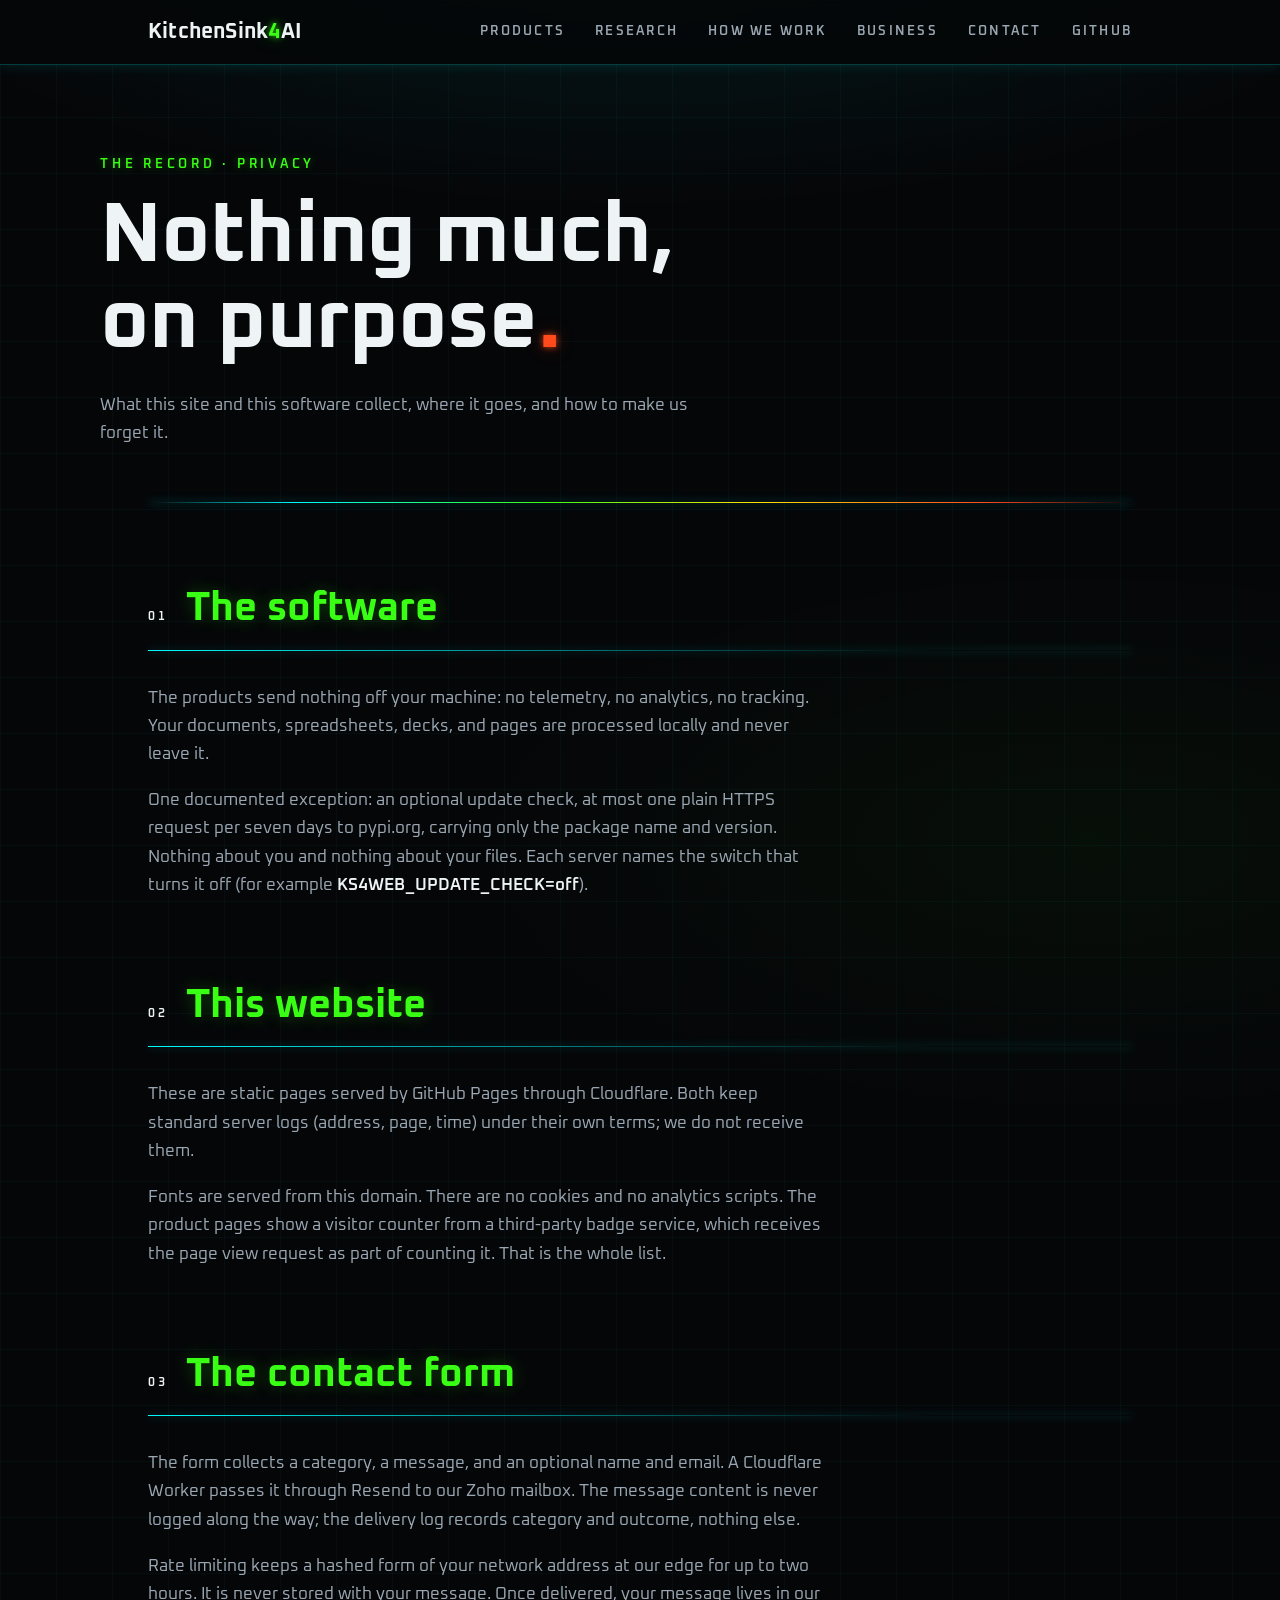
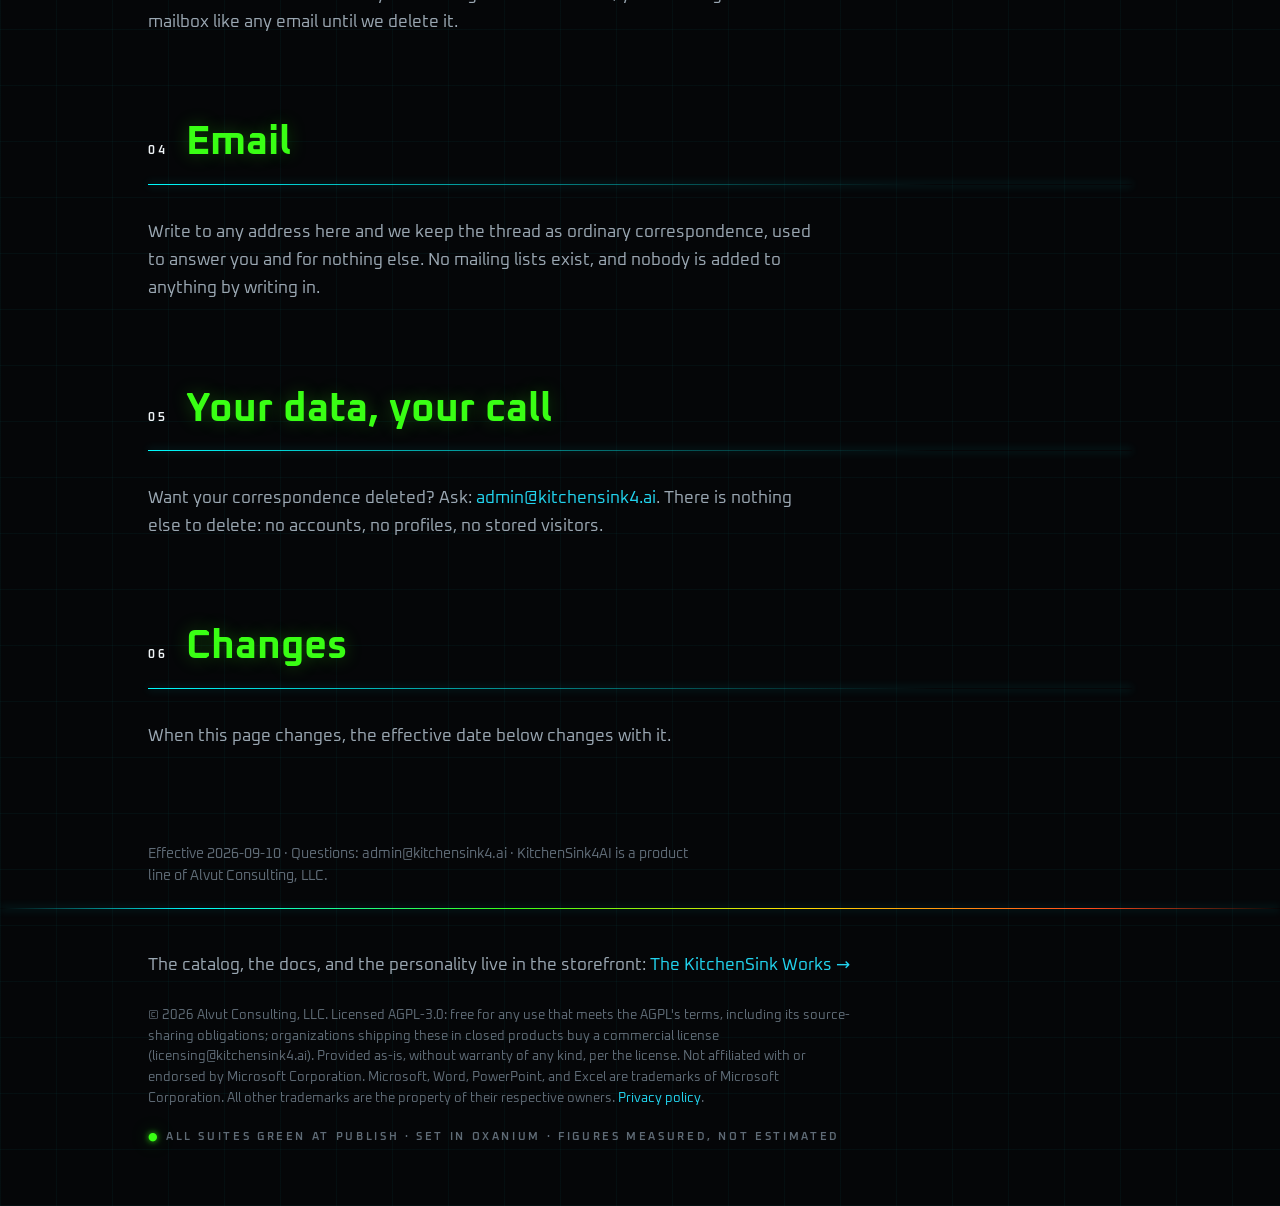
<file: privacy/index.html>
<!DOCTYPE html>
<html lang="en">
<head>
<meta charset="utf-8">
<meta name="viewport" content="width=device-width, initial-scale=1">
<title>Privacy · KitchenSink4AI</title>
<meta name="description" content="The KitchenSink4AI privacy policy: the software sends nothing off your machine; the site keeps a visitor count; the contact form goes to our mailbox and nowhere else.">
<link rel="canonical" href="https://kitchensink4.ai/privacy/">
<meta property="og:type" content="website">
<meta property="og:url" content="https://kitchensink4.ai/privacy/">
<meta property="og:title" content="Privacy · KitchenSink4AI">
<meta property="og:description" content="What this site and this software collect, where it goes, and how to make us forget it.">
<meta name="twitter:card" content="summary">
<link rel="icon" href="data:image/svg+xml,%3Csvg xmlns='http://www.w3.org/2000/svg' viewBox='0 0 64 64'%3E%3Crect width='64' height='64' rx='12' fill='%230b0f14'/%3E%3Ctext x='32' y='44' font-family='Arial,sans-serif' font-size='30' font-weight='800' text-anchor='middle' fill='%2339FF14'%3EK4%3C/text%3E%3C/svg%3E">
<style>
/* ============ KitchenSink4 · didymoi, same dark register ============
   Tokens, masthead, laser rules, section heads and footer are lifted from
   the corporate landing page so the two surfaces are one surface. Acid
   green carries the headings, ember stays in the linework, volt is
   rationed. One face: Oxanium, all of it. */

@font-face { font-family:'Oxanium'; src:url('/fonts/oxanium-var.woff2') format('woff2');
  font-weight:200 800; font-display:swap; }

:root{
  --ground:#050608;
  --panel:#0a0d12;
  --panel-2:#0c1017;
  --hairline:rgba(0,252,254,.10);
  --hairline-2:rgba(0,252,254,.22);
  --ink:#eef3f6;
  --ink-soft:#9aa7b2;
  --ink-dim:#5f6b76;
  --cyan:#22D3EE;          /* readable accent: links, small text */
  --laser:#00FCFE;         /* hot cyan: lines and light only */
  --green:#39FF14;
  --ember:#FF4A1C;
  --volt:#FFE100;
  --glow-c:0 0 6px rgba(0,252,254,.8), 0 0 18px rgba(0,252,254,.35);
  --glow-g:0 0 6px rgba(57,255,20,.8), 0 0 18px rgba(57,255,20,.35);
  --glow-e:0 0 6px rgba(255,74,28,.8), 0 0 18px rgba(255,74,28,.35);
  --glow-v:0 0 6px rgba(255,225,0,.8), 0 0 18px rgba(255,225,0,.35);
  --ox:'Oxanium','Segoe UI',system-ui,sans-serif;
}
*{margin:0;padding:0;box-sizing:border-box}
html{scroll-behavior:smooth}
body{
  background:
    radial-gradient(1200px 500px at 50% -140px, rgba(0,252,254,.10), transparent 70%),
    radial-gradient(900px 400px at 85% 30%, rgba(57,255,20,.035), transparent 70%),
    repeating-linear-gradient(0deg, rgba(0,252,254,.035) 0 1px, transparent 1px 56px),
    repeating-linear-gradient(90deg, rgba(0,252,254,.035) 0 1px, transparent 1px 56px),
    var(--ground);
  color:var(--ink);
  font-family:var(--ox);
  font-weight:400;
  font-size:17px; line-height:1.66;
  -webkit-font-smoothing:antialiased;
}
::selection{background:rgba(57,255,20,.3)}
a{color:var(--cyan); text-decoration:none}
a:hover{color:var(--laser); text-decoration:underline; text-underline-offset:4px}
a:focus-visible{outline:2px solid var(--laser); outline-offset:3px; border-radius:2px}
.wrap{max-width:1080px; margin:0 auto; padding:0 clamp(20px,4vw,48px)}
.kicker{
  font-weight:600; font-size:12.5px;
  letter-spacing:.3em; text-transform:uppercase; color:var(--green);
  text-shadow:0 0 10px rgba(57,255,20,.4);
}

/* the brand face: display, labels, and numbers stay Oxanium */
.kicker, .wordmark, nav.top a, .hero h1, .btn-shop,
.sec-head h2, .sec-head .no, .prose p, .status,
.f-l, .colophon{ font-family:var(--ox); }

/* laser rules */
.laser-h{
  height:1px; border:none;
  background:linear-gradient(90deg, transparent, var(--laser) 15%, var(--green) 40%, var(--volt) 62%, var(--ember) 85%, transparent);
  box-shadow:0 0 8px rgba(0,252,254,.55), 0 0 22px rgba(0,252,254,.2);
}

/* ---------- masthead ---------- */
header.mast{
  border-bottom:1px solid var(--hairline-2);
  box-shadow:0 1px 12px rgba(0,252,254,.12);
  background:rgba(5,6,8,.85); backdrop-filter:blur(8px);
  position:sticky; top:0; z-index:10;
}
.mast-in{display:flex; align-items:center; justify-content:space-between; height:64px}
.wordmark{
  font-weight:700; font-size:21px; letter-spacing:.01em;
  color:var(--ink); text-decoration:none !important;
}
.wordmark .four{color:var(--green); text-shadow:var(--glow-g)}
nav.top{display:flex; gap:clamp(14px,2.5vw,30px)}
nav.top a{
  font-weight:600; font-size:12.5px; letter-spacing:.18em;
  text-transform:uppercase; color:var(--ink-soft);
}
nav.top a:hover{color:var(--laser); text-decoration:none; text-shadow:var(--glow-c)}
/* the secondary links drop before the bar runs out of room: at 640 the six
   items wrap into the wordmark, so they leave at 860 instead */
@media (max-width:860px){ nav.top a.hide-sm{display:none} }
/* six nav items minus the three that hide still outruns a phone masthead, so
   the bar scales down rather than pushing the page sideways */
@media (max-width:560px){
  .wordmark{font-size:18px}
  nav.top{gap:clamp(10px,3vw,14px)}
  nav.top a{font-size:11px; letter-spacing:.1em}
}
@media (max-width:380px){
  .wrap{padding:0 14px}
  nav.top{gap:8px}
  nav.top a{font-size:10.5px; letter-spacing:.05em}
}

/* ---------- hero ---------- */
.hero{padding:clamp(60px,10vh,116px) 0 clamp(34px,6vh,60px); position:relative}
.hero h1{
  font-weight:700;
  font-size:clamp(40px,7vw,84px); line-height:1.03; letter-spacing:-.01em;
  margin:18px 0 24px; max-width:14ch;
}
.hero h1 .dot{color:var(--ember); text-shadow:var(--glow-e)}
.hero .sub{max-width:62ch; color:var(--ink-soft); font-weight:400; font-size:clamp(16px,1.35vw,19px)}
.hero .sub b{color:var(--ink); font-weight:600}

/* ---------- sections ---------- */
section{padding:clamp(52px,8vh,88px) 0}
section + section{padding-top:0}
.sec-head{display:flex; align-items:baseline; gap:18px; margin-bottom:8px}
.sec-head h2{font-weight:700; font-size:clamp(26px,3.4vw,40px); color:var(--green); text-shadow:0 0 18px rgba(57,255,20,.28)}
.sec-head .no{
  font-weight:600; font-size:12px; letter-spacing:.26em; color:var(--ink);
}
.sec-rule{
  height:1px; border:none; margin:0 0 34px;
  background:linear-gradient(90deg, var(--laser), transparent 80%);
  box-shadow:0 0 8px rgba(0,252,254,.45);
}
.prose p{color:var(--ink-soft); max-width:68ch}
.prose p + p{margin-top:18px}
.prose b{color:var(--ink); font-weight:600}

/* ---------- the one call to action ---------- */
.cta{padding:clamp(44px,7vh,80px) 0 clamp(64px,10vh,104px)}
.cta-rule{
  height:1px; border:none; margin:0 0 clamp(30px,5vh,44px);
  background:linear-gradient(90deg, transparent, var(--ember) 30%, var(--ember) 70%, transparent);
  box-shadow:0 0 8px rgba(255,74,28,.5), 0 0 20px rgba(255,74,28,.2);
}
.cta-row{display:flex; flex-wrap:wrap; gap:16px; align-items:center}
.btn-shop{
  font-weight:600; font-size:13px; letter-spacing:.14em; text-transform:uppercase;
  color:var(--ink); border:1px solid var(--hairline-2); border-radius:4px;
  padding:13px 20px; transition:border-color .18s, color .18s, box-shadow .18s;
}
.btn-shop:hover{border-color:var(--laser); color:var(--laser); text-decoration:none; box-shadow:var(--glow-c), inset 0 0 14px rgba(0,252,254,.1)}
.status{font-size:13.5px; font-weight:400; color:var(--ink-dim); max-width:70ch; margin-top:20px}
@media (max-width:640px){
  .cta-row, .btn-shop{width:100%}
  .btn-shop{text-align:center}
}

/* footer */
footer{padding:44px 0 60px; margin-top:20px; position:relative}
footer:before{
  content:""; display:block; position:absolute; top:0; left:0; right:0; height:1px;
  background:linear-gradient(90deg, transparent, var(--laser) 15%, var(--green) 40%, var(--volt) 62%, var(--ember) 85%, transparent);
  box-shadow:0 0 8px rgba(0,252,254,.45);
}
.foot-shop{color:var(--ink-soft); margin-bottom:26px}
.f-legal{font-size:12.5px; font-weight:400; color:var(--ink-dim); max-width:88ch; margin-bottom:18px}
.colophon{
  font-weight:600; font-size:11px; letter-spacing:.24em;
  text-transform:uppercase; color:var(--ink-dim);
}
.colophon .led{color:var(--green); text-shadow:var(--glow-g)}

/* reveal */
.rev{opacity:0; transform:translateY(14px); animation:rise .7s cubic-bezier(.2,.7,.2,1) forwards}
.d1{animation-delay:.05s}.d2{animation-delay:.15s}.d3{animation-delay:.25s}.d4{animation-delay:.38s}
@keyframes rise{to{opacity:1; transform:none}}
@media (prefers-reduced-motion: reduce){
  .rev{opacity:1; transform:none; animation:none}
  html{scroll-behavior:auto}
  *{transition:none !important}
}
</style>
</head>
<body>

<header class="mast">
  <div class="wrap mast-in">
    <a class="wordmark" href="/corporate/">KitchenSink<span class="four">4</span>AI</a>
    <nav class="top" aria-label="Site">
      <a href="/products/">Products</a>
      <a href="/corporate/#research" class="hide-sm">Research</a>
      <a href="/corporate/#engineering" class="hide-sm">How we work</a>
      <a href="/corporate/#licensing" class="hide-sm">Business</a>
      <a href="/contact/">Contact</a>
      <a href="https://github.com/KitchenSink4AI">GitHub</a>
    </nav>
  </div>
</header>

<main>
  <div class="wrap hero">
    <p class="kicker rev d1">THE RECORD · PRIVACY</p>
    <h1 class="rev d2">Nothing much, on purpose<span class="dot">.</span></h1>
    <p class="sub rev d3">What this site and this software collect, where it goes,
    and how to make us forget it.</p>
  </div>

  <div class="wrap"><hr class="laser-h"></div>

  <section id="software">
    <div class="wrap">
      <div class="sec-head"><span class="no">01</span><h2>The software</h2></div>
      <hr class="sec-rule">
      <div class="prose">
        <p>The products send nothing off your machine: no telemetry, no analytics, no tracking. Your documents, spreadsheets, decks, and pages are processed locally and never leave it.</p>
        <p>One documented exception: an optional update check, at most one plain HTTPS request per seven days to pypi.org, carrying only the package name and version. Nothing about you and nothing about your files. Each server names the switch that turns it off (for example <b>KS4WEB_UPDATE_CHECK=off</b>).</p>
      </div>
    </div>
  </section>

  <section id="site">
    <div class="wrap">
      <div class="sec-head"><span class="no">02</span><h2>This website</h2></div>
      <hr class="sec-rule">
      <div class="prose">
        <p>These are static pages served by GitHub Pages through Cloudflare. Both keep standard server logs (address, page, time) under their own terms; we do not receive them.</p>
        <p>Fonts are served from this domain. There are no cookies and no analytics scripts. The product pages show a visitor counter from a third-party badge service, which receives the page view request as part of counting it. That is the whole list.</p>
      </div>
    </div>
  </section>

  <section id="form">
    <div class="wrap">
      <div class="sec-head"><span class="no">03</span><h2>The contact form</h2></div>
      <hr class="sec-rule">
      <div class="prose">
        <p>The form collects a category, a message, and an optional name and email. A Cloudflare Worker passes it through Resend to our Zoho mailbox. The message content is never logged along the way; the delivery log records category and outcome, nothing else.</p>
        <p>Rate limiting keeps a hashed form of your network address at our edge for up to two hours. It is never stored with your message. Once delivered, your message lives in our mailbox like any email until we delete it.</p>
      </div>
    </div>
  </section>

  <section id="email">
    <div class="wrap">
      <div class="sec-head"><span class="no">04</span><h2>Email</h2></div>
      <hr class="sec-rule">
      <div class="prose">
        <p>Write to any address here and we keep the thread as ordinary correspondence, used to answer you and for nothing else. No mailing lists exist, and nobody is added to anything by writing in.</p>
      </div>
    </div>
  </section>

  <section id="rights">
    <div class="wrap">
      <div class="sec-head"><span class="no">05</span><h2>Your data, your call</h2></div>
      <hr class="sec-rule">
      <div class="prose">
        <p>Want your correspondence deleted? Ask: <a href="mailto:admin@kitchensink4.ai">admin@kitchensink4.ai</a>. There is nothing else to delete: no accounts, no profiles, no stored visitors.</p>
      </div>
    </div>
  </section>

  <section id="changes">
    <div class="wrap">
      <div class="sec-head"><span class="no">06</span><h2>Changes</h2></div>
      <hr class="sec-rule">
      <div class="prose">
        <p>When this page changes, the effective date below changes with it.</p>
      </div>
    </div>
  </section>

  <div class="wrap">
    <p class="status">Effective 2026-09-10 · Questions: admin@kitchensink4.ai · KitchenSink4AI is a product line of Alvut Consulting, LLC.</p>
  </div>
</main>

<footer>
  <div class="wrap">
    <p class="foot-shop">The catalog, the docs, and the personality live in the
    storefront: <a href="/products/">The KitchenSink Works →</a></p>
    <p class="f-legal">© 2026 Alvut Consulting, LLC. Licensed AGPL-3.0: free for
    any use that meets the AGPL's terms, including its source-sharing obligations;
    organizations shipping these in closed products buy a commercial license
    (licensing@kitchensink4.ai). Provided as-is, without warranty
    of any kind, per the license. Not affiliated with or endorsed by Microsoft
    Corporation. Microsoft, Word, PowerPoint, and Excel are trademarks of Microsoft
    Corporation. All other trademarks are the property of their respective owners. <a href="/privacy/">Privacy policy</a>.</p>
    <p class="colophon"><span class="led">●</span> ALL SUITES GREEN AT PUBLISH · SET IN OXANIUM · FIGURES MEASURED, NOT ESTIMATED</p>
  </div>
</footer>

</body>
</html>
</file>
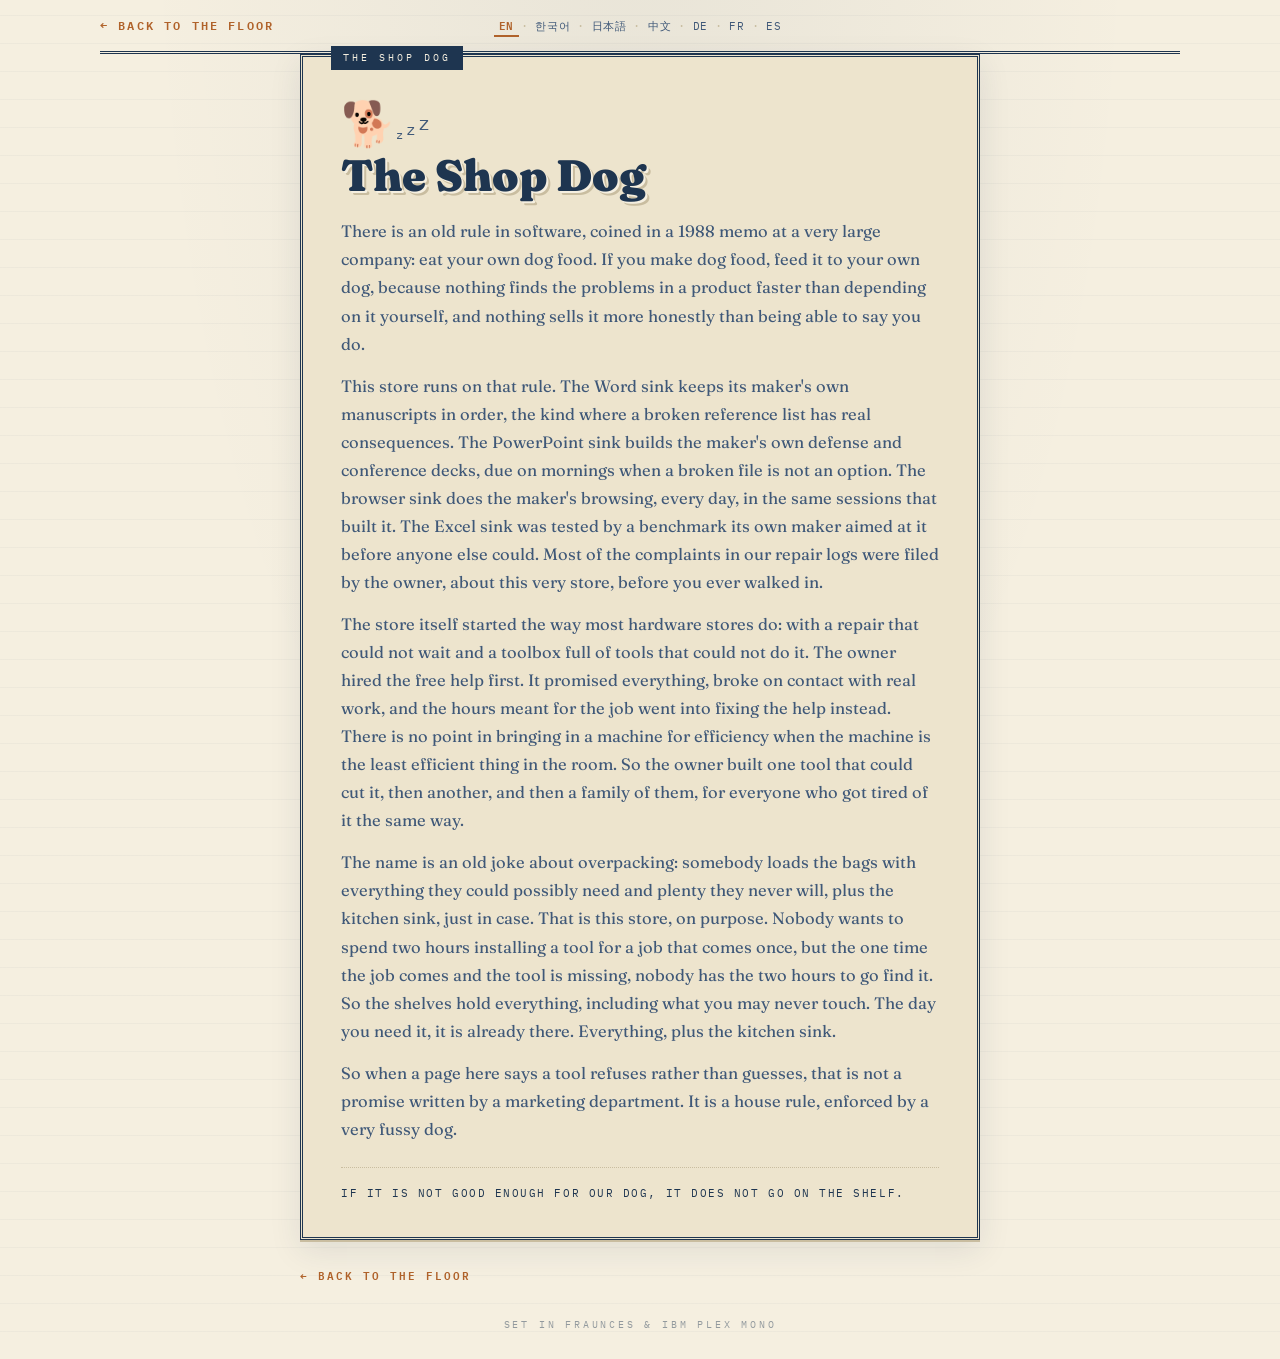
<file: shop-dog.html>
<!DOCTYPE html>
<html lang="en">
<head>
<meta charset="UTF-8">
<meta name="viewport" content="width=device-width, initial-scale=1.0">
<!--
  EASTER EGG PAGE. Reached only from the sleeping dog near the customer service
  counters on the storefront (index.html). By design there is NO nav entry, NO
  sitemap line, and no links out except back to the floor. Page copy is the
  author's, verbatim (source of record: the web ship copy file, 2026-09-06).
  The dog has no animation in any motion mode: a sleeping dog needs none.
-->
<title>The Shop Dog</title>
<meta property="og:title" content="The Shop Dog">
<meta property="og:description" content="If it is not good enough for our dog, it does not go on the shelf.">
<meta property="og:type" content="website">
<meta property="og:url" content="https://kitchensink4.ai/shop-dog.html">
<meta name="twitter:card" content="summary">
<link rel="canonical" href="https://kitchensink4.ai/shop-dog.html">
<link rel="icon" href="data:image/svg+xml,<svg xmlns='http://www.w3.org/2000/svg' viewBox='0 0 100 100'><text y='.9em' font-size='90'>🐕</text></svg>">
<link rel="preconnect" href="https://fonts.googleapis.com">
<link rel="preconnect" href="https://fonts.gstatic.com" crossorigin>
<link href="https://fonts.googleapis.com/css2?family=Fraunces:opsz,wght,SOFT@9..144,300..900,50&family=IBM+Plex+Mono:wght@400;500;600;700&display=swap" rel="stylesheet">
<style>
@font-face{font-family:"Plex Mono Fallback";src:local("Courier New");size-adjust:100%;line-gap-override:0%;font-weight:100 900}
@font-face{font-family:"Fraunces Fallback";src:local("Georgia");size-adjust:104%;line-gap-override:0%;font-weight:100 900}
:root{
  --paper:#f5efe0; --paper-deep:#ede4cd; --ink:#1e3550; --ink-soft:#3f5878;
  --copper:#b0622a; --patina:#2e6e55; --brass:#7d5c14; --stamp:#a3352b; --rule:#c9bda0;
  --shadow: 0 2px 0 var(--rule), 0 10px 30px rgba(30,53,80,.10);
}
*{margin:0;padding:0;box-sizing:border-box}
body{
  font-family:'IBM Plex Mono',"Plex Mono Fallback",ui-monospace,monospace;
  background:var(--paper); color:var(--ink); line-height:1.6;
  overflow-x:hidden;
  background-image:
    radial-gradient(ellipse at 50% -10%, rgba(30,53,80,.06), transparent 55%),
    repeating-linear-gradient(0deg, transparent 0 27px, rgba(30,53,80,.035) 27px 28px);
}
h1{font-family:'Fraunces',"Fraunces Fallback",Georgia,serif}
a{color:var(--copper)}
a:hover{text-decoration-style:wavy;text-decoration-thickness:1px;text-underline-offset:3px}
.wrap{max-width:1080px;margin:0 auto;padding:0 24px}

/* masthead: same double rule and centre-column language toggle as the storefront */
.masthead{border-bottom:3px double var(--ink);padding:14px 0;font-size:12px;
  letter-spacing:.18em;text-transform:uppercase;display:grid;
  grid-template-columns:1fr auto 1fr;align-items:baseline;gap:12px}
.masthead>span:last-child{justify-self:end;text-align:right}
.masthead,.masthead span,.masthead b{
  font-family:'IBM Plex Mono',"Plex Mono Fallback",ui-monospace,monospace}
.masthead a{text-decoration:none;font-weight:600}
.masthead a:hover{text-decoration:underline}
@media(max-width:900px){
  .masthead{grid-template-columns:1fr;justify-items:center;text-align:center}
  .masthead>span:last-child{justify-self:center;text-align:center}
}
.lang-toggle{display:inline-flex;gap:1px;align-items:baseline;flex-wrap:wrap;text-transform:none;letter-spacing:.05em}
.lang-toggle button{font-family:'IBM Plex Mono',"Plex Mono Fallback",ui-monospace,monospace;font-size:11px;background:none;border:none;border-bottom:2px solid transparent;color:var(--ink-soft);cursor:pointer;padding:1px 5px;letter-spacing:.05em}
.lang-toggle button:hover{color:var(--copper)}
.lang-toggle button[aria-pressed="true"]{color:var(--copper);font-weight:600;border-bottom-color:var(--copper)}
.lang-toggle .sep{color:var(--rule);padding:0 1px}

/* the dog's corner: one small double-bordered card on the store's deep paper */
main{padding:64px 0 40px}
.dog-card{max-width:680px;margin:0 auto;border:3px double var(--ink);background:var(--paper-deep);
  box-shadow:var(--shadow);padding:44px 38px 34px;position:relative}
@media(max-width:600px){.dog-card{padding:34px 22px 26px}}
.dog-card .tag{position:absolute;top:-11px;left:28px;background:var(--ink);color:var(--paper);
  font-size:10px;letter-spacing:.3em;padding:4px 12px;text-transform:uppercase}
.dog-card .dog{display:block;font-size:44px;line-height:1;margin-bottom:6px}
.dog-card .dog .zz{font-family:'IBM Plex Mono',"Plex Mono Fallback",ui-monospace,monospace;
  color:var(--ink-soft);vertical-align:top;letter-spacing:.06em}
.dog-card .dog .zz i{font-style:normal;display:inline-block}
.dog-card .dog .zz i:nth-child(1){font-size:12px}
.dog-card .dog .zz i:nth-child(2){font-size:16px;transform:translateY(-4px)}
.dog-card .dog .zz i:nth-child(3){font-size:20px;transform:translateY(-9px)}
@media (prefers-reduced-motion:no-preference){
  .dog-card .dog .zz i{animation:zbreathe 3.6s ease-in-out infinite}
  .dog-card .dog .zz i:nth-child(2){animation-delay:1.2s}
  .dog-card .dog .zz i:nth-child(3){animation-delay:2.4s}
}
@keyframes zbreathe{0%,100%{opacity:.45}50%{opacity:1}}
.dog-card h1{font-size:clamp(30px,5vw,44px);font-weight:900;line-height:1.1;
  font-variation-settings:'SOFT' 50;margin-bottom:18px;
  text-shadow:2px 2px 0 var(--paper), 4px 4px 0 var(--rule)}
.dog-card p{font-family:'Fraunces',"Fraunces Fallback",Georgia,serif;font-size:16.5px;
  color:var(--ink-soft);line-height:1.7;margin-top:14px}
.dog-card p.small{font-family:'IBM Plex Mono',"Plex Mono Fallback",ui-monospace,monospace;
  font-size:11px;letter-spacing:.14em;text-transform:uppercase;color:var(--ink);
  margin-top:24px;padding-top:16px;border-top:1px dotted var(--rule)}
.back-line{max-width:680px;margin:26px auto 0;font-size:11px;letter-spacing:.18em;
  text-transform:uppercase;font-weight:600}
.back-line a{text-decoration:none}
.back-line a:hover{text-decoration:underline}
.colophon{text-align:center;padding:34px 0 26px;font-size:10px;letter-spacing:.28em;
  text-transform:uppercase;opacity:.45}

/* reduced motion: nothing here moves anyway; the dog is asleep in every mode */
@media (prefers-reduced-motion: reduce){
  *{animation-duration:.01ms !important;animation-iteration-count:1 !important;transition-duration:.01ms !important}
}
</style>
</head>
<body>

<div class="wrap masthead">
  <span><a href="./" data-i18n="back">← Back to the floor</a></span>
  <nav class="lang-toggle" id="langToggle" aria-label="Language"></nav>
  <span></span>
</div>

<main class="wrap">
  <div class="dog-card">
    <span class="tag" data-i18n="tag">The Shop Dog</span>
    <span class="dog" aria-hidden="true">🐕<span class="zz"><i>z</i><i>z</i><i>z</i></span></span>
    <h1 data-i18n="t">The Shop Dog</h1>
    <p data-i18n="p1">There is an old rule in software, coined in a 1988 memo at a very large company: eat your own dog food. If you make dog food, feed it to your own dog, because nothing finds the problems in a product faster than depending on it yourself, and nothing sells it more honestly than being able to say you do.</p>
    <p data-i18n="p2">This store runs on that rule. The Word sink keeps its maker's own manuscripts in order, the kind where a broken reference list has real consequences. The PowerPoint sink builds the maker's own defense and conference decks, due on mornings when a broken file is not an option. The browser sink does the maker's browsing, every day, in the same sessions that built it. The Excel sink was tested by a benchmark its own maker aimed at it before anyone else could. Most of the complaints in our repair logs were filed by the owner, about this very store, before you ever walked in.</p>
    <p data-i18n="p2a">The store itself started the way most hardware stores do: with a repair that could not wait and a toolbox full of tools that could not do it. The owner hired the free help first. It promised everything, broke on contact with real work, and the hours meant for the job went into fixing the help instead. There is no point in bringing in a machine for efficiency when the machine is the least efficient thing in the room. So the owner built one tool that could cut it, then another, and then a family of them, for everyone who got tired of it the same way.</p>
    <p data-i18n="p2b">The name is an old joke about overpacking: somebody loads the bags with everything they could possibly need and plenty they never will, plus the kitchen sink, just in case. That is this store, on purpose. Nobody wants to spend two hours installing a tool for a job that comes once, but the one time the job comes and the tool is missing, nobody has the two hours to go find it. So the shelves hold everything, including what you may never touch. The day you need it, it is already there. Everything, plus the kitchen sink.</p>
    <p data-i18n="p3">So when a page here says a tool refuses rather than guesses, that is not a promise written by a marketing department. It is a house rule, enforced by a very fussy dog.</p>
    <p class="small" data-i18n="p4">If it is not good enough for our dog, it does not go on the shelf.</p>
  </div>
  <p class="back-line"><a href="./" data-i18n="back">← Back to the floor</a></p>
</main>

<div class="wrap colophon">SET IN FRAUNCES &amp; IBM PLEX MONO</div>

<script>
/*I18N-START*/
(function(){
"use strict";
var I18N = {
en: {
"pageTitle": "The Shop Dog",
"tag": "The Shop Dog",
"t": "The Shop Dog",
"p1": "There is an old rule in software, coined in a 1988 memo at a very large company: eat your own dog food. If you make dog food, feed it to your own dog, because nothing finds the problems in a product faster than depending on it yourself, and nothing sells it more honestly than being able to say you do.",
"p2": "This store runs on that rule. The Word sink keeps its maker's own manuscripts in order, the kind where a broken reference list has real consequences. The PowerPoint sink builds the maker's own defense and conference decks, due on mornings when a broken file is not an option. The browser sink does the maker's browsing, every day, in the same sessions that built it. The Excel sink was tested by a benchmark its own maker aimed at it before anyone else could. Most of the complaints in our repair logs were filed by the owner, about this very store, before you ever walked in.",
"p2a": "The store itself started the way most hardware stores do: with a repair that could not wait and a toolbox full of tools that could not do it. The owner hired the free help first. It promised everything, broke on contact with real work, and the hours meant for the job went into fixing the help instead. There is no point in bringing in a machine for efficiency when the machine is the least efficient thing in the room. So the owner built one tool that could cut it, then another, and then a family of them, for everyone who got tired of it the same way.",
"p2b": "The name is an old joke about overpacking: somebody loads the bags with everything they could possibly need and plenty they never will, plus the kitchen sink, just in case. That is this store, on purpose. Nobody wants to spend two hours installing a tool for a job that comes once, but the one time the job comes and the tool is missing, nobody has the two hours to go find it. So the shelves hold everything, including what you may never touch. The day you need it, it is already there. Everything, plus the kitchen sink.",
"p3": "So when a page here says a tool refuses rather than guesses, that is not a promise written by a marketing department. It is a house rule, enforced by a very fussy dog.",
"p4": "If it is not good enough for our dog, it does not go on the shelf.",
"back": "← Back to the floor"
},
ko: {
"pageTitle": "이 가게의 개",
"tag": "이 가게의 개",
"t": "이 가게의 개",
"p1": "소프트웨어 업계에는 오래된 규칙이 하나 있습니다. 1988년 아주 큰 회사의 메모에서 나온 말입니다: 자기가 만든 개밥은 자기가 먹어라. 개밥을 만든다면 자기 개에게 먹여야 합니다. 제품에 스스로 기대어 사는 것만큼 그 제품의 문제를 빨리 찾아내는 방법이 없고, 우리도 쓰고 있다고 말할 수 있는 것만큼 정직하게 파는 방법도 없기 때문입니다.",
"p2": "이 가게는 그 규칙으로 돌아갑니다. Word 싱크대는 주인 자신의 원고를 정리합니다. 참고문헌 목록이 깨지면 실제로 큰일이 나는 종류의 원고입니다. PowerPoint 싱크대는 주인 자신의 논문 심사 발표자료와 학회 발표자료를 만듭니다. 깨진 파일이 용납되지 않는 아침에 마감이 걸린 자료들입니다. 브라우저 싱크대는 주인의 브라우징을 매일, 자신을 만든 바로 그 세션 안에서 대신합니다. Excel 싱크대는 다른 누가 겨누기도 전에 주인이 직접 만들어 겨눈 벤치마크로 시험받았습니다. 우리 수리 일지에 적힌 불평의 대부분은 손님이 들어오기 전에 주인이 바로 이 가게를 상대로 직접 접수한 것입니다.",
"p2a": "이 가게 자체도 대부분의 철물점이 그렇듯 시작했습니다. 미룰 수 없는 수리가 하나 있었고, 공구함에는 그 일을 해내지 못하는 공구만 가득했습니다. 주인은 먼저 공짜 일꾼을 들였습니다. 무엇이든 해내겠다고 약속했지만 실제 일에 닿는 순간 부서졌고, 일에 쓰려던 시간은 그 일꾼을 고치는 데 들어갔습니다. 효율을 위해 기계를 들였는데 그 기계가 방 안에서 가장 비효율적인 물건이라면 들일 이유가 없습니다. 그래서 주인은 그 일을 해내는 공구를 하나 만들었고, 또 하나 만들었고, 결국 한 가족을 이루도록 만들었습니다. 같은 방식으로 지쳐 본 모든 사람을 위해서입니다.",
"p2b": "이 이름은 짐을 너무 많이 싼다는 오래된 농담에서 왔습니다. 누군가 가방에 필요할 법한 모든 것과 절대 쓸 일 없는 것까지 잔뜩 챙기고, 혹시 몰라 부엌 싱크대까지 싣는다는 이야기입니다. 이 가게가 바로 그렇습니다. 일부러 그렇게 만들었습니다. 한 번 올까 말까 한 일 때문에 두 시간 들여 도구를 설치하고 싶은 사람은 없지만, 정작 그 일이 닥쳤는데 도구가 없으면 찾으러 다닐 두 시간도 없습니다. 그래서 선반에는 모든 것이 놓여 있습니다. 평생 손대지 않을 것까지 포함해서입니다. 필요한 날이 오면, 이미 거기에 있습니다. 정말 없는 게 없습니다. 그 싱크대까지 들어 있습니다.",
"p3": "그러니 이 가게 어딘가에 도구가 추측하느니 거부한다고 적혀 있다면, 그것은 마케팅 부서가 쓴 약속이 아닙니다. 아주 깐깐한 개 한 마리가 지키는 가게 원칙입니다.",
"p4": "우리 개가 먹기에 부족하다면, 선반에 올리지 않습니다.",
"back": "← 매장으로 돌아가기"
},
ja: {
"pageTitle": "看板犬",
"tag": "看板犬",
"t": "看板犬",
"p1": "ソフトウェアには古い掟がひとつあります。1988年、とても大きな会社のメモで生まれた言葉です:自分のドッグフードは自分で食べろ。ドッグフードを作るなら、自分の犬に食べさせること。製品の問題を見つけるのに、自分がその製品に頼って暮らすより速い方法はなく、「うちでも使っています」と言えるより正直な売り方もないからです。",
"p2": "この店は、その掟で回っています。Word の流しは店主自身の原稿を整えています。参考文献リストが壊れたら本当に困る類の原稿です。PowerPoint の流しは店主自身の審査用スライドと学会発表のスライドを組み上げています。壊れたファイルでは済まされない朝に締め切りが来る類のものです。ブラウザの流しは店主のブラウジングを毎日、自分を作ったのと同じセッションの中で引き受けています。Excel の流しは、他の誰かに狙われる前に、店主自身が自作のベンチマークを撃ち込んで試しました。修理台帳にある苦情の大半は、お客さまが来る前に、店主がこの店について自分で申し立てたものです。",
"p2a": "この店そのものも、たいていの金物屋と同じ形で始まりました。待ったなしの修理がひとつあり、道具箱にはそれをこなせない道具ばかりが詰まっていたのです。店主はまず無料の助っ人を雇いました。何でもできると約束しておきながら、実際の仕事に触れた途端に壊れ、仕事に充てるはずだった時間は助っ人の修理に消えました。効率のために機械を入れても、その機械が部屋でいちばん非効率なのでは意味がありません。そこで店主は、使いものになる道具をひとつ作り、もうひとつ作り、やがて一家をなすまで作りました。同じ形でうんざりしたすべての人のためにです。",
"p2b": "この名前は、詰め込みすぎについての古い冗談から来ています。誰かが鞄に、要りそうなものすべてと絶対に使わないものまでたっぷり詰め、念のためにと台所の流しまで積み込む、という話です。この店がまさにそれで、わざとそうしてあります。一度来るかどうかの仕事のために二時間かけて道具を据え付けたい人はいません。しかし、いざその仕事が来て道具がないとき、探しに行く二時間は誰にもありません。だから棚にはすべてが置いてあります。一生触れないかもしれないものも含めてです。必要な日が来れば、もうそこにあります。何でも揃う。その流しまで置いてあります。",
"p3": "ですから、この店のどこかに「道具は当て推量より拒否を選ぶ」と書いてあっても、それはマーケティング部門が書いた約束ではありません。とても口うるさい一匹の犬が守っている、店の掟です。",
"p4": "うちの犬に出せないものは、棚に並べません。",
"back": "← 売り場へ戻る"
},
zh: {
"pageTitle": "看店的狗",
"tag": "看店的狗",
"t": "看店的狗",
"p1": "软件行业有一条老规矩,出自 1988 年一家很大的公司的内部备忘录:自己的狗粮自己吃。如果你做狗粮,就喂给自己的狗,因为没有什么比自己依赖这件产品更快找出它的毛病,也没有什么比能说一句“我们自己也在用”卖得更诚实。",
"p2": "这家店就靠这条规矩运转。Word 水槽管着店主自己的手稿,那种参考文献列表一坏就有真后果的手稿。PowerPoint 水槽做的是店主自己的答辩幻灯片和会议幻灯片,截稿都在那种文件一坏就没有退路的早晨。浏览器水槽每天替店主上网,就在打造它的那些会话里。Excel 水槽在别人来得及瞄准之前,先挨了店主亲手对准它的基准测试。我们维修日志里的投诉,大多是店主在你进门之前,自己对这家店提的。",
"p2a": "这家店本身的起头,和大多数五金店一样:一件等不起的修理活,和一箱干不了这活的工具。店主先请了免费的帮手。它什么都答应,一碰真活就垮,本该花在活上的时间,全花在修这个帮手上了。请机器进门是为了省力,可要是机器偏偏是屋里最不省力的东西,那就没有请的必要。于是店主造了一件顶用的工具,又造了一件,后来造出了一整个系列,给每一个以同样方式受够了的人。",
"p2b": "这个店名来自一个关于收拾行李收拾过头的老笑话:有人往包里装上可能用得着的一切,还有一堆永远用不着的,连厨房水槽也带上,以防万一。这家店就是这样,而且是故意的。谁都不愿意为一件也许只来一次的活儿花两个小时装一件工具,可等那活儿真来了、工具却不在手边,谁也拿不出那两个小时去找。所以这些货架上什么都有,包括你也许永远碰不到的。等到用得上的那天,它已经在那儿了。应有尽有,连那个水槽也一并有售。",
"p3": "所以,这里哪一页写着某件工具宁拒绝、不瞎猜,那都不是市场部写下的承诺。那是店规,由一条非常挑剔的狗看着执行。",
"p4": "连我们的狗都过不了关的东西,不上架。",
"back": "← 回卖场"
},
de: {
"pageTitle": "Der Ladenhund",
"tag": "Der Ladenhund",
"t": "Der Ladenhund",
"p1": "In der Software gibt es eine alte Regel, geprägt 1988 in einem Memo einer sehr großen Firma: Iss dein eigenes Hundefutter. Wer Hundefutter herstellt, soll es dem eigenen Hund geben, denn nichts findet die Probleme eines Produkts schneller, als selbst davon abzuhängen, und nichts verkauft es ehrlicher, als sagen zu können, dass man genau das tut.",
"p2": "Dieser Laden läuft nach dieser Regel. Die Word-Spüle hält die Manuskripte ihres eigenen Herstellers in Ordnung, die Sorte, bei der ein kaputtes Literaturverzeichnis echte Folgen hat. Die PowerPoint-Spüle baut die Verteidigungs- und Konferenzfolien ihres eigenen Herstellers, fällig an Morgen, an denen eine kaputte Datei keine Option ist. Die Browser-Spüle erledigt das Browsen des Herstellers, jeden Tag, in denselben Sitzungen, die sie gebaut haben. Die Excel-Spüle wurde von einem Benchmark geprüft, den ihr eigener Hersteller auf sie richtete, bevor es sonst jemand konnte. Die meisten Beschwerden in unseren Reparaturbüchern hat der Inhaber eingereicht, über genau diesen Laden, bevor Sie je hereinkamen.",
"p2a": "Der Laden selbst begann, wie die meisten Eisenwarenläden beginnen: mit einer Reparatur, die nicht warten konnte, und einem Werkzeugkasten voller Werkzeuge, die sie nicht schafften. Der Inhaber stellte zuerst die kostenlose Aushilfe ein. Sie versprach alles, zerbrach bei der ersten Berührung mit echter Arbeit, und die Stunden, die für die Arbeit gedacht waren, gingen stattdessen in das Reparieren der Aushilfe. Es hat keinen Sinn, sich für die Effizienz eine Maschine zu holen, wenn die Maschine das ineffizienteste Ding im Raum ist. Also baute der Inhaber ein Werkzeug, das es schaffte, dann ein zweites, und dann eine ganze Familie davon, für alle, die es auf dieselbe Weise satt hatten.",
"p2b": "Der Name kommt von einem alten Witz übers Überpacken: Jemand lädt in die Taschen alles, was er je brauchen könnte, und reichlich, was er nie brauchen wird, dazu die Küchenspüle, nur für den Fall. Genau das ist dieser Laden, mit Absicht. Niemand will zwei Stunden damit verbringen, ein Werkzeug für eine Arbeit einzurichten, die einmal kommt. Doch wenn die Arbeit dann kommt und das Werkzeug fehlt, hat niemand die zwei Stunden, um es erst zu suchen. Also halten die Regale alles bereit, auch das, was Sie vielleicht nie anfassen. An dem Tag, an dem Sie es brauchen, ist es schon da. Mit allem Drum und Dran, die Spüle gleich mit.",
"p3": "Wenn hier also auf einer Seite steht, ein Werkzeug verweigere, statt zu raten, dann ist das kein Versprechen aus einer Marketingabteilung. Es ist eine Hausregel, durchgesetzt von einem sehr pingeligen Hund.",
"p4": "Was unserem Hund nicht gut genug ist, kommt nicht ins Regal.",
"back": "← Zurück auf die Verkaufsfläche"
},
fr: {
"pageTitle": "Le chien de la boutique",
"tag": "Le chien de la boutique",
"t": "Le chien de la boutique",
"p1": "Il existe en logiciel une vieille règle, née en 1988 dans une note interne d'une très grande entreprise : mangez votre propre nourriture pour chien. Si vous fabriquez de la nourriture pour chien, donnez-la à votre propre chien, car rien ne trouve les défauts d'un produit plus vite que d'en dépendre soi-même, et rien ne le vend plus honnêtement que de pouvoir dire qu'on le fait.",
"p2": "Cette boutique tourne selon cette règle. L'évier Word tient en ordre les manuscrits de son propre fabricant, ceux où une liste de références cassée a de vraies conséquences. L'évier PowerPoint monte les diaporamas de soutenance et de conférence de son propre fabricant, à rendre ces matins où un fichier cassé n'est pas une option. L'évier navigateur fait la navigation du fabricant, chaque jour, dans les sessions mêmes qui l'ont construit. L'évier Excel a été éprouvé par un banc d'essai que son propre fabricant a braqué sur lui avant que quiconque d'autre ne le puisse. La plupart des réclamations de nos registres de réparation ont été déposées par le patron, au sujet de cette boutique même, avant que vous n'ayez passé la porte.",
"p2a": "La boutique elle-même a commencé comme la plupart des quincailleries : par une réparation qui ne pouvait pas attendre et une caisse pleine d'outils qui n'en étaient pas capables. Le patron a d'abord embauché l'aide gratuite. Elle promettait tout, cassait au premier contact avec le vrai travail, et les heures prévues pour la tâche passaient à réparer l'aide. Il ne sert à rien de faire entrer une machine pour l'efficacité quand la machine est la chose la moins efficace de la pièce. Alors le patron a construit un outil qui tenait la route, puis un autre, puis toute une famille, pour tous ceux que cela avait lassés de la même façon.",
"p2b": "Le nom vient d'une vieille blague sur les bagages trop pleins : quelqu'un charge les sacs de tout ce dont il pourrait avoir besoin et de bien des choses qui ne serviront jamais, plus l'évier de la cuisine, au cas où. Cette boutique, c'est exactement cela, et c'est voulu. Personne ne veut passer deux heures à installer un outil pour une tâche qui ne vient qu'une fois, mais le jour où la tâche arrive et où l'outil manque, personne n'a les deux heures pour aller le chercher. Alors les rayons portent tout, y compris ce que vous ne toucherez peut-être jamais. Le jour où il vous le faut, c'est déjà là. Absolument tout, jusqu'au moindre détail, et l'évier avec.",
"p3": "Alors quand une page ici dit qu'un outil refuse plutôt que de deviner, ce n'est pas une promesse écrite par un service marketing. C'est une règle de la maison, faite respecter par un chien très pointilleux.",
"p4": "Si ce n'est pas assez bon pour notre chien, ça ne va pas en rayon.",
"back": "← Retour à la surface de vente"
},
es: {
"pageTitle": "El perro de la tienda",
"tag": "El perro de la tienda",
"t": "El perro de la tienda",
"p1": "En el software hay una regla vieja, acuñada en 1988 en un memorando de una empresa muy grande: coma su propia comida de perro. Si usted hace comida de perro, désela a su propio perro, porque nada encuentra los problemas de un producto más rápido que depender de él uno mismo, y nada lo vende con más honradez que poder decir que lo hace.",
"p2": "Esta tienda funciona con esa regla. El fregadero de Word mantiene en orden los manuscritos de su propio fabricante, de esos en los que una lista de referencias rota tiene consecuencias reales. El fregadero de PowerPoint arma las diapositivas de defensa y de congreso de su propio fabricante, que se entregan en mañanas en las que un archivo roto no es una opción. El fregadero del navegador hace la navegación del fabricante, cada día, en las mismas sesiones que lo construyeron. El fregadero de Excel fue puesto a prueba por un banco de pruebas que su propio fabricante apuntó contra él antes de que nadie más pudiera. La mayoría de las quejas de nuestros registros de reparación las presentó el dueño, sobre esta misma tienda, antes de que usted entrara.",
"p2a": "La tienda misma empezó como empiezan casi todas las ferreterías: con una reparación que no podía esperar y una caja llena de herramientas que no podían hacerla. El dueño contrató primero la ayuda gratuita. Lo prometía todo, se rompía al primer contacto con el trabajo de verdad, y las horas destinadas a la faena se iban en arreglar la ayuda. No tiene sentido meter una máquina por eficiencia cuando la máquina es lo menos eficiente que hay en el cuarto. Así que el dueño construyó una herramienta que sí podía, luego otra, y luego una familia entera de ellas, para todos los que se habían cansado de la misma manera.",
"p2b": "El nombre viene de un chiste viejo sobre empacar de más: alguien carga las maletas con todo lo que podría llegar a necesitar y con mucho que no necesitará nunca, más el fregadero de la cocina, por si acaso. Esta tienda es exactamente eso, a propósito. Nadie quiere pasar dos horas instalando una herramienta para una faena que llega una sola vez, pero el día en que la faena llega y la herramienta falta, nadie tiene las dos horas para ir a buscarla. Así que los estantes lo guardan todo, incluso lo que quizá nunca toque. El día que lo necesita, ya está ahí. De todo, hasta lo que no imaginas, y el fregadero también.",
"p3": "Así que cuando una página de aquí dice que una herramienta rehúsa antes que adivinar, eso no es una promesa escrita por un departamento de marketing. Es una regla de la casa, y la hace cumplir un perro muy quisquilloso.",
"p4": "Si no es lo bastante bueno para nuestro perro, no sube al estante.",
"back": "← Volver a la planta"
}
};
/*I18N-END*/
var LANGS = [["en","EN"],["ko","한국어"],["ja","日本語"],["zh","中文"],["de","DE"],["fr","FR"],["es","ES"]];
var HTML_LANG = {en:"en", ko:"ko", ja:"ja", zh:"zh-CN", de:"de", fr:"fr", es:"es"};
function apply(lang){
  if (!I18N[lang]) lang = "en";
  var t = I18N[lang];
  document.documentElement.lang = HTML_LANG[lang];
  if (t["pageTitle"]) document.title = t["pageTitle"];
  var nodes = document.querySelectorAll("[data-i18n]");
  for (var i = 0; i < nodes.length; i++){
    var k = nodes[i].getAttribute("data-i18n");
    if (t[k] !== undefined) nodes[i].innerHTML = t[k];
  }
  var btns = document.querySelectorAll("#langToggle button");
  for (var j = 0; j < btns.length; j++){
    btns[j].setAttribute("aria-pressed", String(btns[j].getAttribute("data-lang") === lang));
  }
  try { localStorage.setItem("ksworks-lang", lang); } catch(e){}
}
var nav = document.getElementById("langToggle");
if (nav){
  LANGS.forEach(function(pair, idx){
    if (idx){ var s = document.createElement("span"); s.className = "sep"; s.textContent = "·"; nav.appendChild(s); }
    var b = document.createElement("button");
    b.type = "button";
    b.setAttribute("data-lang", pair[0]);
    b.setAttribute("aria-pressed", "false");
    b.textContent = pair[1];
    b.addEventListener("click", function(){ apply(pair[0]); });
    nav.appendChild(b);
  });
}
var saved = null;
try { saved = localStorage.getItem("ksworks-lang"); } catch(e){}
var lang = (saved && I18N[saved]) ? saved : null;
if (!lang){
  var pref = (navigator.languages && navigator.languages[0]) || navigator.language || "en";
  var code = String(pref).toLowerCase().slice(0, 2);
  lang = I18N[code] ? code : "en";
}
apply(lang);
})();
</script>

</body>
</html>
</file>
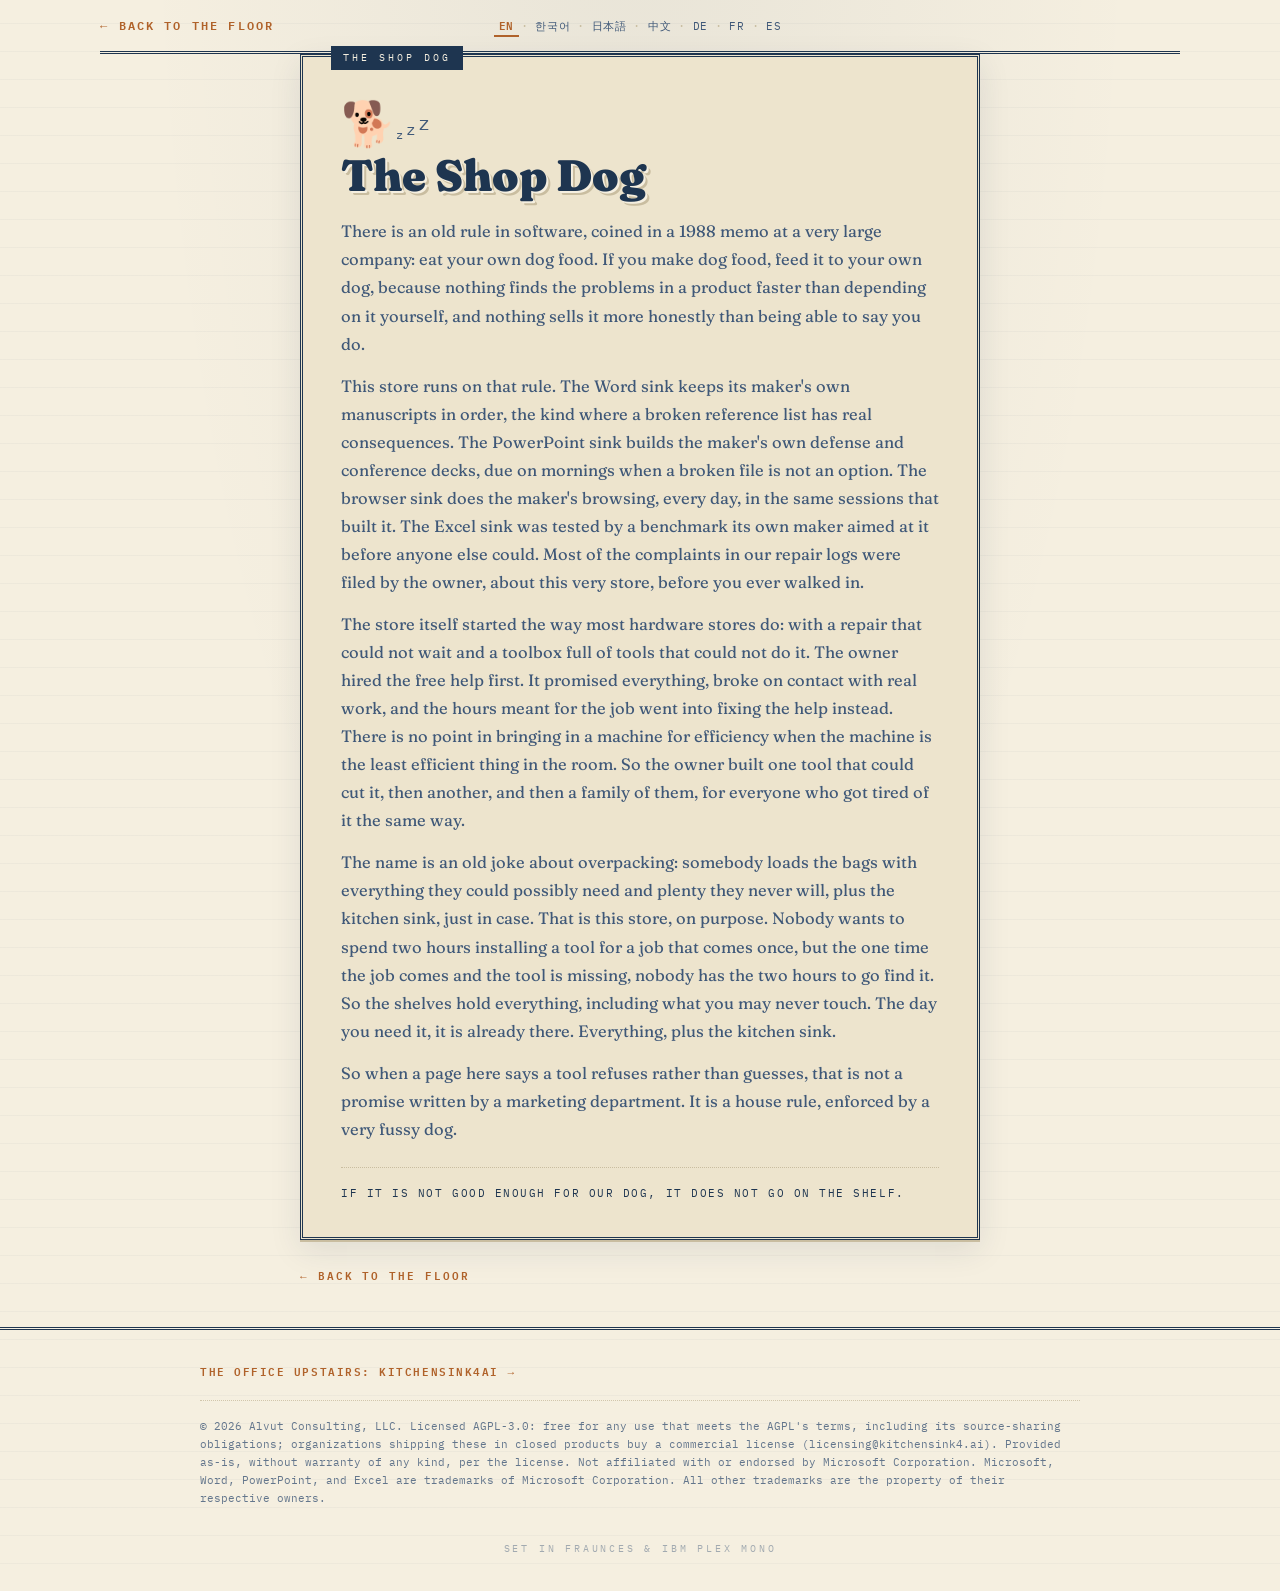
<file: products/shop-dog.html>
<!DOCTYPE html>
<html lang="en">
<head>
<meta charset="UTF-8">
<meta name="viewport" content="width=device-width, initial-scale=1.0">
<!--
  EASTER EGG PAGE. Reached only from the sleeping dog near the customer service
  counters on the storefront (index.html). By design there is NO nav entry, NO
  sitemap line, and no links out except back to the floor. Page copy is the
  author's, verbatim (source of record: the web ship copy file, 2026-09-06).
  The dog has no animation in any motion mode: a sleeping dog needs none.
-->
<title>The Shop Dog</title>
<meta property="og:title" content="The Shop Dog">
<meta property="og:description" content="If it is not good enough for our dog, it does not go on the shelf.">
<meta property="og:type" content="website">
<meta property="og:url" content="https://kitchensink4.ai/products/shop-dog.html">
<meta name="twitter:card" content="summary">
<link rel="canonical" href="https://kitchensink4.ai/products/shop-dog.html">
<link rel="icon" href="data:image/svg+xml,<svg xmlns='http://www.w3.org/2000/svg' viewBox='0 0 100 100'><text y='.9em' font-size='90'>🐕</text></svg>">
<link href="/products/fonts/fonts.css" rel="stylesheet">
<style>
@font-face{font-family:"Plex Mono Fallback";src:local("Courier New");size-adjust:100%;line-gap-override:0%;font-weight:100 900}
@font-face{font-family:"Fraunces Fallback";src:local("Georgia");size-adjust:104%;line-gap-override:0%;font-weight:100 900}
:root{
  --paper:#f5efe0; --paper-deep:#ede4cd; --ink:#1e3550; --ink-soft:#3f5878;
  --copper:#b0622a; --patina:#2e6e55; --brass:#7d5c14; --stamp:#a3352b; --rule:#c9bda0;
  --shadow: 0 2px 0 var(--rule), 0 10px 30px rgba(30,53,80,.10);
}
*{margin:0;padding:0;box-sizing:border-box}
body{
  font-family:'IBM Plex Mono',"Plex Mono Fallback",ui-monospace,monospace;
  background:var(--paper); color:var(--ink); line-height:1.6;
  overflow-x:hidden;
  background-image:
    radial-gradient(ellipse at 50% -10%, rgba(30,53,80,.06), transparent 55%),
    repeating-linear-gradient(0deg, transparent 0 27px, rgba(30,53,80,.035) 27px 28px);
}
h1{font-family:'Fraunces',"Fraunces Fallback",Georgia,serif}
a{color:var(--copper)}
a:hover{text-decoration-style:wavy;text-decoration-thickness:1px;text-underline-offset:3px}
.wrap{max-width:1080px;margin:0 auto;padding:0 24px}

/* masthead: same double rule and centre-column language toggle as the storefront */
.masthead{border-bottom:3px double var(--ink);padding:14px 0;font-size:12px;
  letter-spacing:.18em;text-transform:uppercase;display:grid;
  grid-template-columns:1fr auto 1fr;align-items:baseline;gap:12px}
.masthead>span:last-child{justify-self:end;text-align:right}
.masthead,.masthead span,.masthead b{
  font-family:'IBM Plex Mono',"Plex Mono Fallback",ui-monospace,monospace}
.masthead a{text-decoration:none;font-weight:600}
.masthead a:hover{text-decoration:underline}
@media(max-width:900px){
  .masthead{grid-template-columns:1fr;justify-items:center;text-align:center}
  .masthead>span:last-child{justify-self:center;text-align:center}
}
.lang-toggle{display:inline-flex;gap:1px;align-items:baseline;flex-wrap:wrap;text-transform:none;letter-spacing:.05em}
.lang-toggle button{font-family:'IBM Plex Mono',"Plex Mono Fallback",ui-monospace,monospace;font-size:11px;background:none;border:none;border-bottom:2px solid transparent;color:var(--ink-soft);cursor:pointer;padding:1px 5px;letter-spacing:.05em}
.lang-toggle button:hover{color:var(--copper)}
.lang-toggle button[aria-pressed="true"]{color:var(--copper);font-weight:600;border-bottom-color:var(--copper)}
.lang-toggle .sep{color:var(--rule);padding:0 1px}

/* the dog's corner: one small double-bordered card on the store's deep paper */
main{padding:64px 0 40px}
.dog-card{max-width:680px;margin:0 auto;border:3px double var(--ink);background:var(--paper-deep);
  box-shadow:var(--shadow);padding:44px 38px 34px;position:relative}
@media(max-width:600px){.dog-card{padding:34px 22px 26px}}
.dog-card .tag{position:absolute;top:-11px;left:28px;background:var(--ink);color:var(--paper);
  font-size:10px;letter-spacing:.3em;padding:4px 12px;text-transform:uppercase}
.dog-card .dog{display:block;font-size:44px;line-height:1;margin-bottom:6px}
.dog-card .dog .zz{font-family:'IBM Plex Mono',"Plex Mono Fallback",ui-monospace,monospace;
  color:var(--ink-soft);vertical-align:top;letter-spacing:.06em}
.dog-card .dog .zz i{font-style:normal;display:inline-block}
.dog-card .dog .zz i:nth-child(1){font-size:12px}
.dog-card .dog .zz i:nth-child(2){font-size:16px;transform:translateY(-4px)}
.dog-card .dog .zz i:nth-child(3){font-size:20px;transform:translateY(-9px)}
@media (prefers-reduced-motion:no-preference){
  .dog-card .dog .zz i{animation:zbreathe 3.6s ease-in-out infinite}
  .dog-card .dog .zz i:nth-child(2){animation-delay:1.2s}
  .dog-card .dog .zz i:nth-child(3){animation-delay:2.4s}
}
@keyframes zbreathe{0%,100%{opacity:.45}50%{opacity:1}}
.dog-card h1{font-size:clamp(30px,5vw,44px);font-weight:900;line-height:1.1;
  font-variation-settings:'SOFT' 50;margin-bottom:18px;
  text-shadow:2px 2px 0 var(--paper), 4px 4px 0 var(--rule)}
.dog-card p{font-family:'Fraunces',"Fraunces Fallback",Georgia,serif;font-size:16.5px;
  color:var(--ink-soft);line-height:1.7;margin-top:14px}
.dog-card p.small{font-family:'IBM Plex Mono',"Plex Mono Fallback",ui-monospace,monospace;
  font-size:11px;letter-spacing:.14em;text-transform:uppercase;color:var(--ink);
  margin-top:24px;padding-top:16px;border-top:1px dotted var(--rule)}
.back-line{max-width:680px;margin:26px auto 0;font-size:11px;letter-spacing:.18em;
  text-transform:uppercase;font-weight:600}
.back-line a{text-decoration:none}
.back-line a:hover{text-decoration:underline}
footer{border-top:3px double var(--ink);margin-top:44px;padding:32px 0 8px;font-size:12px;color:var(--ink-soft)}
.f-corp{max-width:880px;margin:0 auto;font-size:11px;letter-spacing:.14em;text-transform:uppercase;font-weight:600}
.f-corp a{text-decoration:none}
.f-corp a:hover{text-decoration:underline}
.f-legal{max-width:880px;margin:20px auto 0;padding-top:16px;border-top:1px dotted var(--rule);font-size:11px;line-height:1.65;color:var(--ink-soft);opacity:.8}
.colophon{text-align:center;padding:34px 0 26px;font-size:10px;letter-spacing:.28em;
  text-transform:uppercase;opacity:.45}

/* reduced motion: nothing here moves anyway; the dog is asleep in every mode */
@media (prefers-reduced-motion: reduce){
  *{animation-duration:.01ms !important;animation-iteration-count:1 !important;transition-duration:.01ms !important}
}
</style>
</head>
<body>

<div class="wrap masthead">
  <span><a href="./" data-i18n="back">← Back to the floor</a></span>
  <nav class="lang-toggle" id="langToggle" aria-label="Language"></nav>
  <span></span>
</div>

<main class="wrap">
  <div class="dog-card">
    <span class="tag" data-i18n="tag">The Shop Dog</span>
    <span class="dog" aria-hidden="true">🐕<span class="zz"><i>z</i><i>z</i><i>z</i></span></span>
    <h1 data-i18n="t">The Shop Dog</h1>
    <p data-i18n="p1">There is an old rule in software, coined in a 1988 memo at a very large company: eat your own dog food. If you make dog food, feed it to your own dog, because nothing finds the problems in a product faster than depending on it yourself, and nothing sells it more honestly than being able to say you do.</p>
    <p data-i18n="p2">This store runs on that rule. The Word sink keeps its maker's own manuscripts in order, the kind where a broken reference list has real consequences. The PowerPoint sink builds the maker's own defense and conference decks, due on mornings when a broken file is not an option. The browser sink does the maker's browsing, every day, in the same sessions that built it. The Excel sink was tested by a benchmark its own maker aimed at it before anyone else could. Most of the complaints in our repair logs were filed by the owner, about this very store, before you ever walked in.</p>
    <p data-i18n="p2a">The store itself started the way most hardware stores do: with a repair that could not wait and a toolbox full of tools that could not do it. The owner hired the free help first. It promised everything, broke on contact with real work, and the hours meant for the job went into fixing the help instead. There is no point in bringing in a machine for efficiency when the machine is the least efficient thing in the room. So the owner built one tool that could cut it, then another, and then a family of them, for everyone who got tired of it the same way.</p>
    <p data-i18n="p2b">The name is an old joke about overpacking: somebody loads the bags with everything they could possibly need and plenty they never will, plus the kitchen sink, just in case. That is this store, on purpose. Nobody wants to spend two hours installing a tool for a job that comes once, but the one time the job comes and the tool is missing, nobody has the two hours to go find it. So the shelves hold everything, including what you may never touch. The day you need it, it is already there. Everything, plus the kitchen sink.</p>
    <p data-i18n="p3">So when a page here says a tool refuses rather than guesses, that is not a promise written by a marketing department. It is a house rule, enforced by a very fussy dog.</p>
    <p class="small" data-i18n="p4">If it is not good enough for our dog, it does not go on the shelf.</p>
  </div>
  <p class="back-line"><a href="./" data-i18n="back">← Back to the floor</a></p>
</main>

<footer>
  <div class="wrap">
    <p class="f-corp"><a href="https://kitchensink4.ai/corporate/" data-i18n="f.corp">The office upstairs: KitchenSink4AI →</a></p>
    <p class="f-legal" data-i18n="f.legal">&copy; 2026 Alvut Consulting, LLC. Licensed AGPL-3.0: free for any use that meets the AGPL's terms, including its source-sharing obligations; organizations shipping these in closed products buy a commercial license (licensing@kitchensink4.ai). Provided as-is, without warranty of any kind, per the license. Not affiliated with or endorsed by Microsoft Corporation. Microsoft, Word, PowerPoint, and Excel are trademarks of Microsoft Corporation. All other trademarks are the property of their respective owners.</p>
  </div>
  <div class="wrap colophon">SET IN FRAUNCES &amp; IBM PLEX MONO</div>
</footer>

<script>
/*I18N-START*/
(function(){
"use strict";
var I18N = {
en: {
"pageTitle": "The Shop Dog",
"tag": "The Shop Dog",
"t": "The Shop Dog",
"p1": "There is an old rule in software, coined in a 1988 memo at a very large company: eat your own dog food. If you make dog food, feed it to your own dog, because nothing finds the problems in a product faster than depending on it yourself, and nothing sells it more honestly than being able to say you do.",
"p2": "This store runs on that rule. The Word sink keeps its maker's own manuscripts in order, the kind where a broken reference list has real consequences. The PowerPoint sink builds the maker's own defense and conference decks, due on mornings when a broken file is not an option. The browser sink does the maker's browsing, every day, in the same sessions that built it. The Excel sink was tested by a benchmark its own maker aimed at it before anyone else could. Most of the complaints in our repair logs were filed by the owner, about this very store, before you ever walked in.",
"p2a": "The store itself started the way most hardware stores do: with a repair that could not wait and a toolbox full of tools that could not do it. The owner hired the free help first. It promised everything, broke on contact with real work, and the hours meant for the job went into fixing the help instead. There is no point in bringing in a machine for efficiency when the machine is the least efficient thing in the room. So the owner built one tool that could cut it, then another, and then a family of them, for everyone who got tired of it the same way.",
"p2b": "The name is an old joke about overpacking: somebody loads the bags with everything they could possibly need and plenty they never will, plus the kitchen sink, just in case. That is this store, on purpose. Nobody wants to spend two hours installing a tool for a job that comes once, but the one time the job comes and the tool is missing, nobody has the two hours to go find it. So the shelves hold everything, including what you may never touch. The day you need it, it is already there. Everything, plus the kitchen sink.",
"p3": "So when a page here says a tool refuses rather than guesses, that is not a promise written by a marketing department. It is a house rule, enforced by a very fussy dog.",
"p4": "If it is not good enough for our dog, it does not go on the shelf.",
"back": "← Back to the floor",
"f.corp": "The office upstairs: KitchenSink4AI →",
"f.legal": "&copy; 2026 Alvut Consulting, LLC. Licensed AGPL-3.0: free for any use that meets the AGPL's terms, including its source-sharing obligations; organizations shipping these in closed products buy a commercial license (licensing@kitchensink4.ai). Provided as-is, without warranty of any kind, per the license. Not affiliated with or endorsed by Microsoft Corporation. Microsoft, Word, PowerPoint, and Excel are trademarks of Microsoft Corporation. All other trademarks are the property of their respective owners."
},
ko: {
"pageTitle": "이 가게의 개",
"tag": "이 가게의 개",
"t": "이 가게의 개",
"p1": "소프트웨어 업계에는 오래된 규칙이 하나 있습니다. 1988년 아주 큰 회사의 메모에서 나온 말입니다: 자기가 만든 개밥은 자기가 먹어라. 개밥을 만든다면 자기 개에게 먹여야 합니다. 제품에 스스로 기대어 사는 것만큼 그 제품의 문제를 빨리 찾아내는 방법이 없고, 우리도 쓰고 있다고 말할 수 있는 것만큼 정직하게 파는 방법도 없기 때문입니다.",
"p2": "이 가게는 그 규칙으로 돌아갑니다. Word 싱크대는 주인 자신의 원고를 정리합니다. 참고문헌 목록이 깨지면 실제로 큰일이 나는 종류의 원고입니다. PowerPoint 싱크대는 주인 자신의 논문 심사 발표자료와 학회 발표자료를 만듭니다. 깨진 파일이 용납되지 않는 아침에 마감이 걸린 자료들입니다. 브라우저 싱크대는 주인의 브라우징을 매일, 자신을 만든 바로 그 세션 안에서 대신합니다. Excel 싱크대는 다른 누가 겨누기도 전에 주인이 직접 만들어 겨눈 벤치마크로 시험받았습니다. 우리 수리 일지에 적힌 불평의 대부분은 손님이 들어오기 전에 주인이 바로 이 가게를 상대로 직접 접수한 것입니다.",
"p2a": "이 가게 자체도 대부분의 철물점이 그렇듯 시작했습니다. 미룰 수 없는 수리가 하나 있었고, 공구함에는 그 일을 해내지 못하는 공구만 가득했습니다. 주인은 먼저 공짜 일꾼을 들였습니다. 무엇이든 해내겠다고 약속했지만 실제 일에 닿는 순간 부서졌고, 일에 쓰려던 시간은 그 일꾼을 고치는 데 들어갔습니다. 효율을 위해 기계를 들였는데 그 기계가 방 안에서 가장 비효율적인 물건이라면 들일 이유가 없습니다. 그래서 주인은 그 일을 해내는 공구를 하나 만들었고, 또 하나 만들었고, 결국 한 가족을 이루도록 만들었습니다. 같은 방식으로 지쳐 본 모든 사람을 위해서입니다.",
"p2b": "이 이름은 짐을 너무 많이 싼다는 오래된 농담에서 왔습니다. 누군가 가방에 필요할 법한 모든 것과 절대 쓸 일 없는 것까지 잔뜩 챙기고, 혹시 몰라 부엌 싱크대까지 싣는다는 이야기입니다. 이 가게가 바로 그렇습니다. 일부러 그렇게 만들었습니다. 한 번 올까 말까 한 일 때문에 두 시간 들여 도구를 설치하고 싶은 사람은 없지만, 정작 그 일이 닥쳤는데 도구가 없으면 찾으러 다닐 두 시간도 없습니다. 그래서 선반에는 모든 것이 놓여 있습니다. 평생 손대지 않을 것까지 포함해서입니다. 필요한 날이 오면, 이미 거기에 있습니다. 정말 없는 게 없습니다. 그 싱크대까지 들어 있습니다.",
"p3": "그러니 이 가게 어딘가에 도구가 추측하느니 거부한다고 적혀 있다면, 그것은 마케팅 부서가 쓴 약속이 아닙니다. 아주 깐깐한 개 한 마리가 지키는 가게 원칙입니다.",
"p4": "우리 개가 먹기에 부족하다면, 선반에 올리지 않습니다.",
"back": "← 매장으로 돌아가기",
"f.corp": "위층 사무실: KitchenSink4AI →",
"f.legal": "&copy; 2026 Alvut Consulting, LLC. AGPL-3.0 라이선스: 소스 공개 의무를 포함한 AGPL 조건을 충족하는 모든 용도에 무료이며, 이 서버들을 비공개 제품에 담아 배포하는 조직은 상업용 라이선스를 구매합니다(licensing@kitchensink4.ai). 라이선스에 따라 어떠한 보증도 없이 있는 그대로 제공됩니다. Microsoft Corporation과 제휴하거나 그로부터 보증받지 않았습니다. Microsoft, Word, PowerPoint, Excel은 Microsoft Corporation의 상표입니다. 그 밖의 모든 상표는 각 소유자의 재산입니다."
},
ja: {
"pageTitle": "看板犬",
"tag": "看板犬",
"t": "看板犬",
"p1": "ソフトウェアには古い掟がひとつあります。1988年、とても大きな会社のメモで生まれた言葉です:自分のドッグフードは自分で食べろ。ドッグフードを作るなら、自分の犬に食べさせること。製品の問題を見つけるのに、自分がその製品に頼って暮らすより速い方法はなく、「うちでも使っています」と言えるより正直な売り方もないからです。",
"p2": "この店は、その掟で回っています。Word の流しは店主自身の原稿を整えています。参考文献リストが壊れたら本当に困る類の原稿です。PowerPoint の流しは店主自身の審査用スライドと学会発表のスライドを組み上げています。壊れたファイルでは済まされない朝に締め切りが来る類のものです。ブラウザの流しは店主のブラウジングを毎日、自分を作ったのと同じセッションの中で引き受けています。Excel の流しは、他の誰かに狙われる前に、店主自身が自作のベンチマークを撃ち込んで試しました。修理台帳にある苦情の大半は、お客さまが来る前に、店主がこの店について自分で申し立てたものです。",
"p2a": "この店そのものも、たいていの金物屋と同じ形で始まりました。待ったなしの修理がひとつあり、道具箱にはそれをこなせない道具ばかりが詰まっていたのです。店主はまず無料の助っ人を雇いました。何でもできると約束しておきながら、実際の仕事に触れた途端に壊れ、仕事に充てるはずだった時間は助っ人の修理に消えました。効率のために機械を入れても、その機械が部屋でいちばん非効率なのでは意味がありません。そこで店主は、使いものになる道具をひとつ作り、もうひとつ作り、やがて一家をなすまで作りました。同じ形でうんざりしたすべての人のためにです。",
"p2b": "この名前は、詰め込みすぎについての古い冗談から来ています。誰かが鞄に、要りそうなものすべてと絶対に使わないものまでたっぷり詰め、念のためにと台所の流しまで積み込む、という話です。この店がまさにそれで、わざとそうしてあります。一度来るかどうかの仕事のために二時間かけて道具を据え付けたい人はいません。しかし、いざその仕事が来て道具がないとき、探しに行く二時間は誰にもありません。だから棚にはすべてが置いてあります。一生触れないかもしれないものも含めてです。必要な日が来れば、もうそこにあります。何でも揃う。その流しまで置いてあります。",
"p3": "ですから、この店のどこかに「道具は当て推量より拒否を選ぶ」と書いてあっても、それはマーケティング部門が書いた約束ではありません。とても口うるさい一匹の犬が守っている、店の掟です。",
"p4": "うちの犬に出せないものは、棚に並べません。",
"back": "← 売り場へ戻る",
"f.corp": "上の階の事務所：KitchenSink4AI →",
"f.legal": "&copy; 2026 Alvut Consulting, LLC. AGPL-3.0ライセンス。ソースコード公開義務を含むAGPLの条件を満たすあらゆる用途で無料です。これらをクローズドな製品に組み込んで提供する組織は商用ライセンスを購入します(licensing@kitchensink4.ai)。ライセンスに従い、いかなる保証もなく現状のまま提供されます。Microsoft Corporationとの提携や同社による推奨はありません。Microsoft、Word、PowerPoint、ExcelはMicrosoft Corporationの商標です。その他のすべての商標は各所有者に帰属します。"
},
zh: {
"pageTitle": "看店的狗",
"tag": "看店的狗",
"t": "看店的狗",
"p1": "软件行业有一条老规矩,出自 1988 年一家很大的公司的内部备忘录:自己的狗粮自己吃。如果你做狗粮,就喂给自己的狗,因为没有什么比自己依赖这件产品更快找出它的毛病,也没有什么比能说一句“我们自己也在用”卖得更诚实。",
"p2": "这家店就靠这条规矩运转。Word 水槽管着店主自己的手稿,那种参考文献列表一坏就有真后果的手稿。PowerPoint 水槽做的是店主自己的答辩幻灯片和会议幻灯片,截稿都在那种文件一坏就没有退路的早晨。浏览器水槽每天替店主上网,就在打造它的那些会话里。Excel 水槽在别人来得及瞄准之前,先挨了店主亲手对准它的基准测试。我们维修日志里的投诉,大多是店主在你进门之前,自己对这家店提的。",
"p2a": "这家店本身的起头,和大多数五金店一样:一件等不起的修理活,和一箱干不了这活的工具。店主先请了免费的帮手。它什么都答应,一碰真活就垮,本该花在活上的时间,全花在修这个帮手上了。请机器进门是为了省力,可要是机器偏偏是屋里最不省力的东西,那就没有请的必要。于是店主造了一件顶用的工具,又造了一件,后来造出了一整个系列,给每一个以同样方式受够了的人。",
"p2b": "这个店名来自一个关于收拾行李收拾过头的老笑话:有人往包里装上可能用得着的一切,还有一堆永远用不着的,连厨房水槽也带上,以防万一。这家店就是这样,而且是故意的。谁都不愿意为一件也许只来一次的活儿花两个小时装一件工具,可等那活儿真来了、工具却不在手边,谁也拿不出那两个小时去找。所以这些货架上什么都有,包括你也许永远碰不到的。等到用得上的那天,它已经在那儿了。应有尽有,连那个水槽也一并有售。",
"p3": "所以,这里哪一页写着某件工具宁拒绝、不瞎猜,那都不是市场部写下的承诺。那是店规,由一条非常挑剔的狗看着执行。",
"p4": "连我们的狗都过不了关的东西,不上架。",
"back": "← 回卖场",
"f.corp": "楼上的办公室：KitchenSink4AI →",
"f.legal": "&copy; 2026 Alvut Consulting, LLC. 依 AGPL-3.0 授权:凡符合 AGPL 条款(含其源码公开义务)的用途均免费;把这些装进闭源产品发行的组织需购买商业许可(licensing@kitchensink4.ai)。按许可条款以现状提供,不附带任何形式的保证。与 Microsoft Corporation 无关联,亦未获其背书。Microsoft、Word、PowerPoint 和 Excel 是 Microsoft Corporation 的商标。所有其他商标归各自所有者所有。"
},
de: {
"pageTitle": "Der Ladenhund",
"tag": "Der Ladenhund",
"t": "Der Ladenhund",
"p1": "In der Software gibt es eine alte Regel, geprägt 1988 in einem Memo einer sehr großen Firma: Iss dein eigenes Hundefutter. Wer Hundefutter herstellt, soll es dem eigenen Hund geben, denn nichts findet die Probleme eines Produkts schneller, als selbst davon abzuhängen, und nichts verkauft es ehrlicher, als sagen zu können, dass man genau das tut.",
"p2": "Dieser Laden läuft nach dieser Regel. Die Word-Spüle hält die Manuskripte ihres eigenen Herstellers in Ordnung, die Sorte, bei der ein kaputtes Literaturverzeichnis echte Folgen hat. Die PowerPoint-Spüle baut die Verteidigungs- und Konferenzfolien ihres eigenen Herstellers, fällig an Morgen, an denen eine kaputte Datei keine Option ist. Die Browser-Spüle erledigt das Browsen des Herstellers, jeden Tag, in denselben Sitzungen, die sie gebaut haben. Die Excel-Spüle wurde von einem Benchmark geprüft, den ihr eigener Hersteller auf sie richtete, bevor es sonst jemand konnte. Die meisten Beschwerden in unseren Reparaturbüchern hat der Inhaber eingereicht, über genau diesen Laden, bevor Sie je hereinkamen.",
"p2a": "Der Laden selbst begann, wie die meisten Eisenwarenläden beginnen: mit einer Reparatur, die nicht warten konnte, und einem Werkzeugkasten voller Werkzeuge, die sie nicht schafften. Der Inhaber stellte zuerst die kostenlose Aushilfe ein. Sie versprach alles, zerbrach bei der ersten Berührung mit echter Arbeit, und die Stunden, die für die Arbeit gedacht waren, gingen stattdessen in das Reparieren der Aushilfe. Es hat keinen Sinn, sich für die Effizienz eine Maschine zu holen, wenn die Maschine das ineffizienteste Ding im Raum ist. Also baute der Inhaber ein Werkzeug, das es schaffte, dann ein zweites, und dann eine ganze Familie davon, für alle, die es auf dieselbe Weise satt hatten.",
"p2b": "Der Name kommt von einem alten Witz übers Überpacken: Jemand lädt in die Taschen alles, was er je brauchen könnte, und reichlich, was er nie brauchen wird, dazu die Küchenspüle, nur für den Fall. Genau das ist dieser Laden, mit Absicht. Niemand will zwei Stunden damit verbringen, ein Werkzeug für eine Arbeit einzurichten, die einmal kommt. Doch wenn die Arbeit dann kommt und das Werkzeug fehlt, hat niemand die zwei Stunden, um es erst zu suchen. Also halten die Regale alles bereit, auch das, was Sie vielleicht nie anfassen. An dem Tag, an dem Sie es brauchen, ist es schon da. Mit allem Drum und Dran, die Spüle gleich mit.",
"p3": "Wenn hier also auf einer Seite steht, ein Werkzeug verweigere, statt zu raten, dann ist das kein Versprechen aus einer Marketingabteilung. Es ist eine Hausregel, durchgesetzt von einem sehr pingeligen Hund.",
"p4": "Was unserem Hund nicht gut genug ist, kommt nicht ins Regal.",
"back": "← Zurück auf die Verkaufsfläche",
"f.corp": "Das Büro über dem Laden: KitchenSink4AI →",
"f.legal": "&copy; 2026 Alvut Consulting, LLC. Lizenziert unter AGPL-3.0: kostenlos für jede Nutzung, die die Bedingungen der AGPL einschließlich ihrer Pflicht zur Quelloffenlegung erfüllt; Organisationen, die diese in geschlossenen Produkten ausliefern, erwerben eine kommerzielle Lizenz (licensing@kitchensink4.ai). Bereitgestellt wie besehen, ohne jede Gewährleistung, gemäß der Lizenz. Nicht mit der Microsoft Corporation verbunden und nicht von ihr unterstützt. Microsoft, Word, PowerPoint und Excel sind Marken der Microsoft Corporation. Alle anderen Marken sind Eigentum ihrer jeweiligen Inhaber."
},
fr: {
"pageTitle": "Le chien de la boutique",
"tag": "Le chien de la boutique",
"t": "Le chien de la boutique",
"p1": "Il existe en logiciel une vieille règle, née en 1988 dans une note interne d'une très grande entreprise : mangez votre propre nourriture pour chien. Si vous fabriquez de la nourriture pour chien, donnez-la à votre propre chien, car rien ne trouve les défauts d'un produit plus vite que d'en dépendre soi-même, et rien ne le vend plus honnêtement que de pouvoir dire qu'on le fait.",
"p2": "Cette boutique tourne selon cette règle. L'évier Word tient en ordre les manuscrits de son propre fabricant, ceux où une liste de références cassée a de vraies conséquences. L'évier PowerPoint monte les diaporamas de soutenance et de conférence de son propre fabricant, à rendre ces matins où un fichier cassé n'est pas une option. L'évier navigateur fait la navigation du fabricant, chaque jour, dans les sessions mêmes qui l'ont construit. L'évier Excel a été éprouvé par un banc d'essai que son propre fabricant a braqué sur lui avant que quiconque d'autre ne le puisse. La plupart des réclamations de nos registres de réparation ont été déposées par le patron, au sujet de cette boutique même, avant que vous n'ayez passé la porte.",
"p2a": "La boutique elle-même a commencé comme la plupart des quincailleries : par une réparation qui ne pouvait pas attendre et une caisse pleine d'outils qui n'en étaient pas capables. Le patron a d'abord embauché l'aide gratuite. Elle promettait tout, cassait au premier contact avec le vrai travail, et les heures prévues pour la tâche passaient à réparer l'aide. Il ne sert à rien de faire entrer une machine pour l'efficacité quand la machine est la chose la moins efficace de la pièce. Alors le patron a construit un outil qui tenait la route, puis un autre, puis toute une famille, pour tous ceux que cela avait lassés de la même façon.",
"p2b": "Le nom vient d'une vieille blague sur les bagages trop pleins : quelqu'un charge les sacs de tout ce dont il pourrait avoir besoin et de bien des choses qui ne serviront jamais, plus l'évier de la cuisine, au cas où. Cette boutique, c'est exactement cela, et c'est voulu. Personne ne veut passer deux heures à installer un outil pour une tâche qui ne vient qu'une fois, mais le jour où la tâche arrive et où l'outil manque, personne n'a les deux heures pour aller le chercher. Alors les rayons portent tout, y compris ce que vous ne toucherez peut-être jamais. Le jour où il vous le faut, c'est déjà là. Absolument tout, jusqu'au moindre détail, et l'évier avec.",
"p3": "Alors quand une page ici dit qu'un outil refuse plutôt que de deviner, ce n'est pas une promesse écrite par un service marketing. C'est une règle de la maison, faite respecter par un chien très pointilleux.",
"p4": "Si ce n'est pas assez bon pour notre chien, ça ne va pas en rayon.",
"back": "← Retour à la surface de vente",
"f.corp": "Le bureau à l'étage : KitchenSink4AI →",
"f.legal": "&copy; 2026 Alvut Consulting, LLC. Sous licence AGPL-3.0 : gratuit pour tout usage conforme aux conditions de l'AGPL, y compris son obligation de partage du code source ; les organisations qui les diffusent dans des produits fermés achètent une licence commerciale (licensing@kitchensink4.ai). Fourni tel quel, sans garantie d'aucune sorte, conformément à la licence. Sans affiliation ni approbation de Microsoft Corporation. Microsoft, Word, PowerPoint et Excel sont des marques de Microsoft Corporation. Toutes les autres marques appartiennent à leurs propriétaires respectifs."
},
es: {
"pageTitle": "El perro de la tienda",
"tag": "El perro de la tienda",
"t": "El perro de la tienda",
"p1": "En el software hay una regla vieja, acuñada en 1988 en un memorando de una empresa muy grande: coma su propia comida de perro. Si usted hace comida de perro, désela a su propio perro, porque nada encuentra los problemas de un producto más rápido que depender de él uno mismo, y nada lo vende con más honradez que poder decir que lo hace.",
"p2": "Esta tienda funciona con esa regla. El fregadero de Word mantiene en orden los manuscritos de su propio fabricante, de esos en los que una lista de referencias rota tiene consecuencias reales. El fregadero de PowerPoint arma las diapositivas de defensa y de congreso de su propio fabricante, que se entregan en mañanas en las que un archivo roto no es una opción. El fregadero del navegador hace la navegación del fabricante, cada día, en las mismas sesiones que lo construyeron. El fregadero de Excel fue puesto a prueba por un banco de pruebas que su propio fabricante apuntó contra él antes de que nadie más pudiera. La mayoría de las quejas de nuestros registros de reparación las presentó el dueño, sobre esta misma tienda, antes de que usted entrara.",
"p2a": "La tienda misma empezó como empiezan casi todas las ferreterías: con una reparación que no podía esperar y una caja llena de herramientas que no podían hacerla. El dueño contrató primero la ayuda gratuita. Lo prometía todo, se rompía al primer contacto con el trabajo de verdad, y las horas destinadas a la faena se iban en arreglar la ayuda. No tiene sentido meter una máquina por eficiencia cuando la máquina es lo menos eficiente que hay en el cuarto. Así que el dueño construyó una herramienta que sí podía, luego otra, y luego una familia entera de ellas, para todos los que se habían cansado de la misma manera.",
"p2b": "El nombre viene de un chiste viejo sobre empacar de más: alguien carga las maletas con todo lo que podría llegar a necesitar y con mucho que no necesitará nunca, más el fregadero de la cocina, por si acaso. Esta tienda es exactamente eso, a propósito. Nadie quiere pasar dos horas instalando una herramienta para una faena que llega una sola vez, pero el día en que la faena llega y la herramienta falta, nadie tiene las dos horas para ir a buscarla. Así que los estantes lo guardan todo, incluso lo que quizá nunca toque. El día que lo necesita, ya está ahí. De todo, hasta lo que no imaginas, y el fregadero también.",
"p3": "Así que cuando una página de aquí dice que una herramienta rehúsa antes que adivinar, eso no es una promesa escrita por un departamento de marketing. Es una regla de la casa, y la hace cumplir un perro muy quisquilloso.",
"p4": "Si no es lo bastante bueno para nuestro perro, no sube al estante.",
"back": "← Volver a la planta",
"f.corp": "La oficina de arriba: KitchenSink4AI →",
"f.legal": "&copy; 2026 Alvut Consulting, LLC. Con licencia AGPL-3.0: gratis para cualquier uso que cumpla los términos de la AGPL, incluida su obligación de compartir el código fuente; las organizaciones que los distribuyan en productos cerrados compran una licencia comercial (licensing@kitchensink4.ai). Se proporciona tal cual, sin garantía de ningún tipo, conforme a la licencia. Sin afiliación ni respaldo de Microsoft Corporation. Microsoft, Word, PowerPoint y Excel son marcas comerciales de Microsoft Corporation. Todas las demás marcas son propiedad de sus respectivos titulares."
}
};
/*I18N-END*/
var LANGS = [["en","EN"],["ko","한국어"],["ja","日本語"],["zh","中文"],["de","DE"],["fr","FR"],["es","ES"]];
var HTML_LANG = {en:"en", ko:"ko", ja:"ja", zh:"zh-CN", de:"de", fr:"fr", es:"es"};
function apply(lang){
  if (!I18N[lang]) lang = "en";
  var t = I18N[lang];
  document.documentElement.lang = HTML_LANG[lang];
  if (t["pageTitle"]) document.title = t["pageTitle"];
  var nodes = document.querySelectorAll("[data-i18n]");
  for (var i = 0; i < nodes.length; i++){
    var k = nodes[i].getAttribute("data-i18n");
    if (t[k] !== undefined) nodes[i].innerHTML = t[k];
  }
  var btns = document.querySelectorAll("#langToggle button");
  for (var j = 0; j < btns.length; j++){
    btns[j].setAttribute("aria-pressed", String(btns[j].getAttribute("data-lang") === lang));
  }
  try { localStorage.setItem("ksworks-lang", lang); } catch(e){}
}
var nav = document.getElementById("langToggle");
if (nav){
  LANGS.forEach(function(pair, idx){
    if (idx){ var s = document.createElement("span"); s.className = "sep"; s.textContent = "·"; nav.appendChild(s); }
    var b = document.createElement("button");
    b.type = "button";
    b.setAttribute("data-lang", pair[0]);
    b.setAttribute("aria-pressed", "false");
    b.textContent = pair[1];
    b.addEventListener("click", function(){ apply(pair[0]); });
    nav.appendChild(b);
  });
}
var saved = null;
try { saved = localStorage.getItem("ksworks-lang"); } catch(e){}
var lang = (saved && I18N[saved]) ? saved : null;
if (!lang){
  var pref = (navigator.languages && navigator.languages[0]) || navigator.language || "en";
  var code = String(pref).toLowerCase().slice(0, 2);
  lang = I18N[code] ? code : "en";
}
apply(lang);
})();
</script>

</body>
</html>
</file>
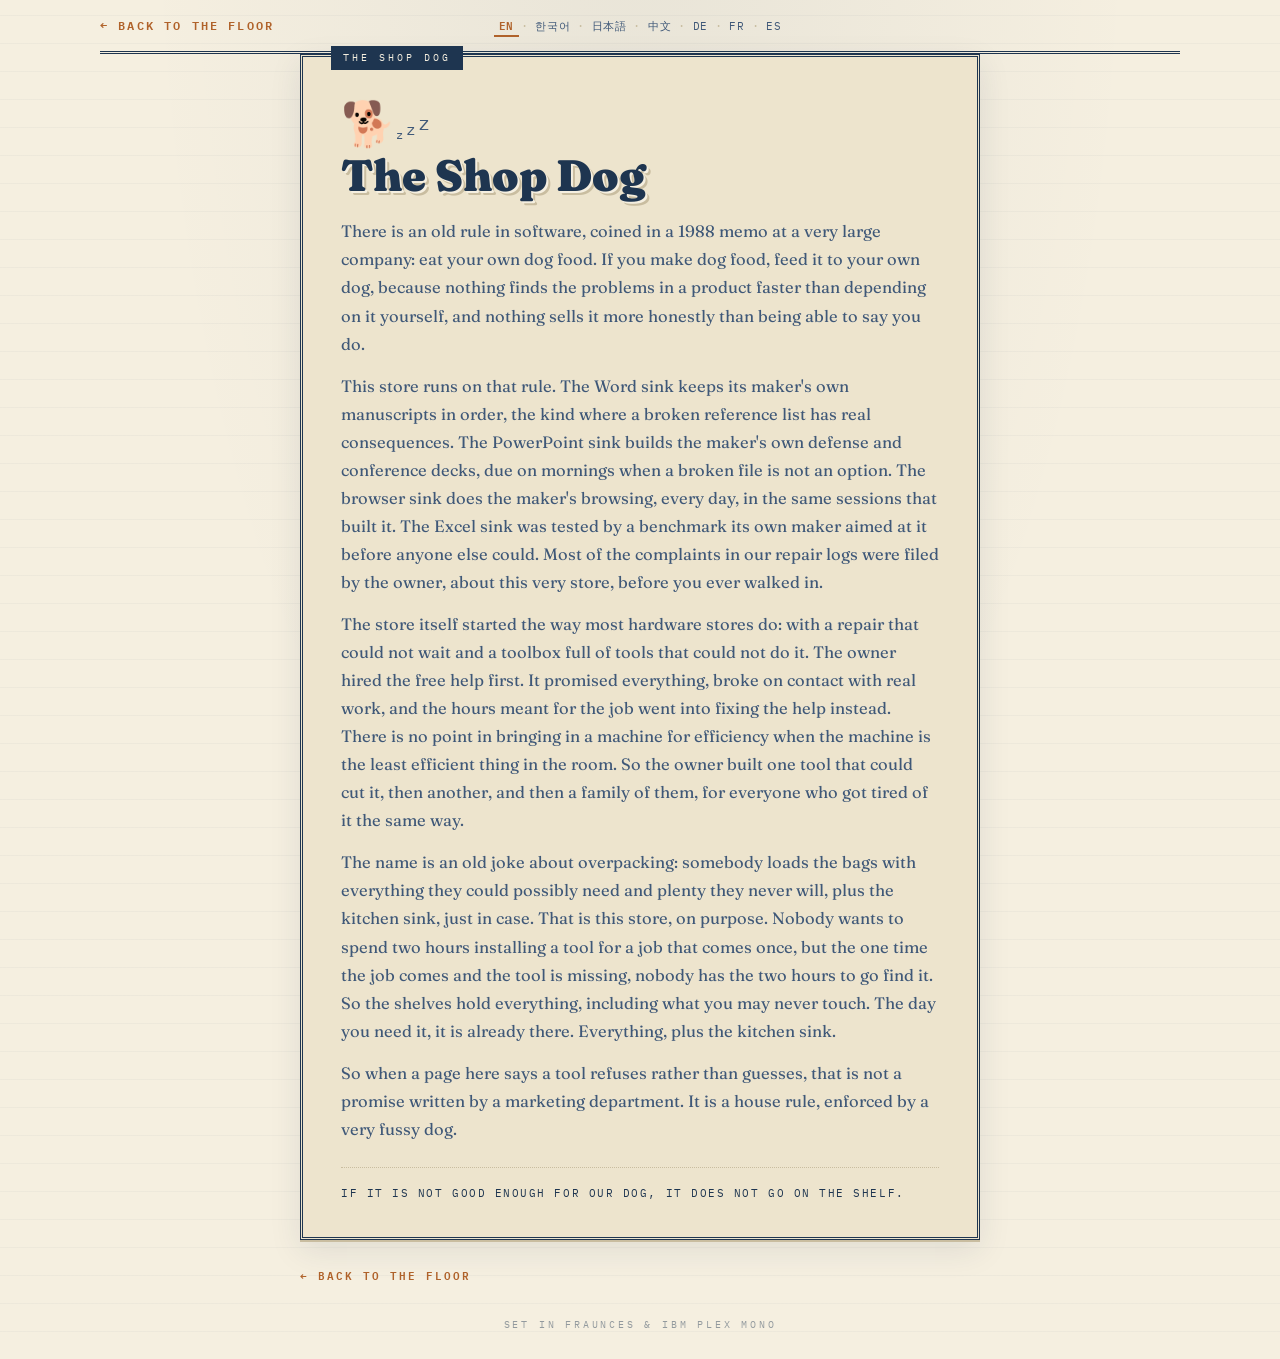
<file: shop/shop-dog.html>
<!DOCTYPE html>
<html lang="en">
<head>
<meta charset="UTF-8">
<meta name="viewport" content="width=device-width, initial-scale=1.0">
<!--
  EASTER EGG PAGE. Reached only from the sleeping dog near the customer service
  counters on the storefront (index.html). By design there is NO nav entry, NO
  sitemap line, and no links out except back to the floor. Page copy is the
  author's, verbatim (source of record: the web ship copy file, 2026-09-06).
  The dog has no animation in any motion mode: a sleeping dog needs none.
-->
<title>The Shop Dog</title>
<meta property="og:title" content="The Shop Dog">
<meta property="og:description" content="If it is not good enough for our dog, it does not go on the shelf.">
<meta property="og:type" content="website">
<meta property="og:url" content="https://kitchensink4.ai/shop/shop-dog.html">
<meta name="twitter:card" content="summary">
<link rel="canonical" href="https://kitchensink4.ai/shop/shop-dog.html">
<link rel="icon" href="data:image/svg+xml,<svg xmlns='http://www.w3.org/2000/svg' viewBox='0 0 100 100'><text y='.9em' font-size='90'>🐕</text></svg>">
<link rel="preconnect" href="https://fonts.googleapis.com">
<link rel="preconnect" href="https://fonts.gstatic.com" crossorigin>
<link href="https://fonts.googleapis.com/css2?family=Fraunces:opsz,wght,SOFT@9..144,300..900,50&family=IBM+Plex+Mono:wght@400;500;600;700&display=swap" rel="stylesheet">
<style>
@font-face{font-family:"Plex Mono Fallback";src:local("Courier New");size-adjust:100%;line-gap-override:0%;font-weight:100 900}
@font-face{font-family:"Fraunces Fallback";src:local("Georgia");size-adjust:104%;line-gap-override:0%;font-weight:100 900}
:root{
  --paper:#f5efe0; --paper-deep:#ede4cd; --ink:#1e3550; --ink-soft:#3f5878;
  --copper:#b0622a; --patina:#2e6e55; --brass:#7d5c14; --stamp:#a3352b; --rule:#c9bda0;
  --shadow: 0 2px 0 var(--rule), 0 10px 30px rgba(30,53,80,.10);
}
*{margin:0;padding:0;box-sizing:border-box}
body{
  font-family:'IBM Plex Mono',"Plex Mono Fallback",ui-monospace,monospace;
  background:var(--paper); color:var(--ink); line-height:1.6;
  overflow-x:hidden;
  background-image:
    radial-gradient(ellipse at 50% -10%, rgba(30,53,80,.06), transparent 55%),
    repeating-linear-gradient(0deg, transparent 0 27px, rgba(30,53,80,.035) 27px 28px);
}
h1{font-family:'Fraunces',"Fraunces Fallback",Georgia,serif}
a{color:var(--copper)}
a:hover{text-decoration-style:wavy;text-decoration-thickness:1px;text-underline-offset:3px}
.wrap{max-width:1080px;margin:0 auto;padding:0 24px}

/* masthead: same double rule and centre-column language toggle as the storefront */
.masthead{border-bottom:3px double var(--ink);padding:14px 0;font-size:12px;
  letter-spacing:.18em;text-transform:uppercase;display:grid;
  grid-template-columns:1fr auto 1fr;align-items:baseline;gap:12px}
.masthead>span:last-child{justify-self:end;text-align:right}
.masthead,.masthead span,.masthead b{
  font-family:'IBM Plex Mono',"Plex Mono Fallback",ui-monospace,monospace}
.masthead a{text-decoration:none;font-weight:600}
.masthead a:hover{text-decoration:underline}
@media(max-width:900px){
  .masthead{grid-template-columns:1fr;justify-items:center;text-align:center}
  .masthead>span:last-child{justify-self:center;text-align:center}
}
.lang-toggle{display:inline-flex;gap:1px;align-items:baseline;flex-wrap:wrap;text-transform:none;letter-spacing:.05em}
.lang-toggle button{font-family:'IBM Plex Mono',"Plex Mono Fallback",ui-monospace,monospace;font-size:11px;background:none;border:none;border-bottom:2px solid transparent;color:var(--ink-soft);cursor:pointer;padding:1px 5px;letter-spacing:.05em}
.lang-toggle button:hover{color:var(--copper)}
.lang-toggle button[aria-pressed="true"]{color:var(--copper);font-weight:600;border-bottom-color:var(--copper)}
.lang-toggle .sep{color:var(--rule);padding:0 1px}

/* the dog's corner: one small double-bordered card on the store's deep paper */
main{padding:64px 0 40px}
.dog-card{max-width:680px;margin:0 auto;border:3px double var(--ink);background:var(--paper-deep);
  box-shadow:var(--shadow);padding:44px 38px 34px;position:relative}
@media(max-width:600px){.dog-card{padding:34px 22px 26px}}
.dog-card .tag{position:absolute;top:-11px;left:28px;background:var(--ink);color:var(--paper);
  font-size:10px;letter-spacing:.3em;padding:4px 12px;text-transform:uppercase}
.dog-card .dog{display:block;font-size:44px;line-height:1;margin-bottom:6px}
.dog-card .dog .zz{font-family:'IBM Plex Mono',"Plex Mono Fallback",ui-monospace,monospace;
  color:var(--ink-soft);vertical-align:top;letter-spacing:.06em}
.dog-card .dog .zz i{font-style:normal;display:inline-block}
.dog-card .dog .zz i:nth-child(1){font-size:12px}
.dog-card .dog .zz i:nth-child(2){font-size:16px;transform:translateY(-4px)}
.dog-card .dog .zz i:nth-child(3){font-size:20px;transform:translateY(-9px)}
@media (prefers-reduced-motion:no-preference){
  .dog-card .dog .zz i{animation:zbreathe 3.6s ease-in-out infinite}
  .dog-card .dog .zz i:nth-child(2){animation-delay:1.2s}
  .dog-card .dog .zz i:nth-child(3){animation-delay:2.4s}
}
@keyframes zbreathe{0%,100%{opacity:.45}50%{opacity:1}}
.dog-card h1{font-size:clamp(30px,5vw,44px);font-weight:900;line-height:1.1;
  font-variation-settings:'SOFT' 50;margin-bottom:18px;
  text-shadow:2px 2px 0 var(--paper), 4px 4px 0 var(--rule)}
.dog-card p{font-family:'Fraunces',"Fraunces Fallback",Georgia,serif;font-size:16.5px;
  color:var(--ink-soft);line-height:1.7;margin-top:14px}
.dog-card p.small{font-family:'IBM Plex Mono',"Plex Mono Fallback",ui-monospace,monospace;
  font-size:11px;letter-spacing:.14em;text-transform:uppercase;color:var(--ink);
  margin-top:24px;padding-top:16px;border-top:1px dotted var(--rule)}
.back-line{max-width:680px;margin:26px auto 0;font-size:11px;letter-spacing:.18em;
  text-transform:uppercase;font-weight:600}
.back-line a{text-decoration:none}
.back-line a:hover{text-decoration:underline}
.colophon{text-align:center;padding:34px 0 26px;font-size:10px;letter-spacing:.28em;
  text-transform:uppercase;opacity:.45}

/* reduced motion: nothing here moves anyway; the dog is asleep in every mode */
@media (prefers-reduced-motion: reduce){
  *{animation-duration:.01ms !important;animation-iteration-count:1 !important;transition-duration:.01ms !important}
}
</style>
</head>
<body>

<div class="wrap masthead">
  <span><a href="./" data-i18n="back">← Back to the floor</a></span>
  <nav class="lang-toggle" id="langToggle" aria-label="Language"></nav>
  <span></span>
</div>

<main class="wrap">
  <div class="dog-card">
    <span class="tag" data-i18n="tag">The Shop Dog</span>
    <span class="dog" aria-hidden="true">🐕<span class="zz"><i>z</i><i>z</i><i>z</i></span></span>
    <h1 data-i18n="t">The Shop Dog</h1>
    <p data-i18n="p1">There is an old rule in software, coined in a 1988 memo at a very large company: eat your own dog food. If you make dog food, feed it to your own dog, because nothing finds the problems in a product faster than depending on it yourself, and nothing sells it more honestly than being able to say you do.</p>
    <p data-i18n="p2">This store runs on that rule. The Word sink keeps its maker's own manuscripts in order, the kind where a broken reference list has real consequences. The PowerPoint sink builds the maker's own defense and conference decks, due on mornings when a broken file is not an option. The browser sink does the maker's browsing, every day, in the same sessions that built it. The Excel sink was tested by a benchmark its own maker aimed at it before anyone else could. Most of the complaints in our repair logs were filed by the owner, about this very store, before you ever walked in.</p>
    <p data-i18n="p2a">The store itself started the way most hardware stores do: with a repair that could not wait and a toolbox full of tools that could not do it. The owner hired the free help first. It promised everything, broke on contact with real work, and the hours meant for the job went into fixing the help instead. There is no point in bringing in a machine for efficiency when the machine is the least efficient thing in the room. So the owner built one tool that could cut it, then another, and then a family of them, for everyone who got tired of it the same way.</p>
    <p data-i18n="p2b">The name is an old joke about overpacking: somebody loads the bags with everything they could possibly need and plenty they never will, plus the kitchen sink, just in case. That is this store, on purpose. Nobody wants to spend two hours installing a tool for a job that comes once, but the one time the job comes and the tool is missing, nobody has the two hours to go find it. So the shelves hold everything, including what you may never touch. The day you need it, it is already there. Everything, plus the kitchen sink.</p>
    <p data-i18n="p3">So when a page here says a tool refuses rather than guesses, that is not a promise written by a marketing department. It is a house rule, enforced by a very fussy dog.</p>
    <p class="small" data-i18n="p4">If it is not good enough for our dog, it does not go on the shelf.</p>
  </div>
  <p class="back-line"><a href="./" data-i18n="back">← Back to the floor</a></p>
</main>

<div class="wrap colophon">SET IN FRAUNCES &amp; IBM PLEX MONO</div>

<script>
/*I18N-START*/
(function(){
"use strict";
var I18N = {
en: {
"pageTitle": "The Shop Dog",
"tag": "The Shop Dog",
"t": "The Shop Dog",
"p1": "There is an old rule in software, coined in a 1988 memo at a very large company: eat your own dog food. If you make dog food, feed it to your own dog, because nothing finds the problems in a product faster than depending on it yourself, and nothing sells it more honestly than being able to say you do.",
"p2": "This store runs on that rule. The Word sink keeps its maker's own manuscripts in order, the kind where a broken reference list has real consequences. The PowerPoint sink builds the maker's own defense and conference decks, due on mornings when a broken file is not an option. The browser sink does the maker's browsing, every day, in the same sessions that built it. The Excel sink was tested by a benchmark its own maker aimed at it before anyone else could. Most of the complaints in our repair logs were filed by the owner, about this very store, before you ever walked in.",
"p2a": "The store itself started the way most hardware stores do: with a repair that could not wait and a toolbox full of tools that could not do it. The owner hired the free help first. It promised everything, broke on contact with real work, and the hours meant for the job went into fixing the help instead. There is no point in bringing in a machine for efficiency when the machine is the least efficient thing in the room. So the owner built one tool that could cut it, then another, and then a family of them, for everyone who got tired of it the same way.",
"p2b": "The name is an old joke about overpacking: somebody loads the bags with everything they could possibly need and plenty they never will, plus the kitchen sink, just in case. That is this store, on purpose. Nobody wants to spend two hours installing a tool for a job that comes once, but the one time the job comes and the tool is missing, nobody has the two hours to go find it. So the shelves hold everything, including what you may never touch. The day you need it, it is already there. Everything, plus the kitchen sink.",
"p3": "So when a page here says a tool refuses rather than guesses, that is not a promise written by a marketing department. It is a house rule, enforced by a very fussy dog.",
"p4": "If it is not good enough for our dog, it does not go on the shelf.",
"back": "← Back to the floor"
},
ko: {
"pageTitle": "이 가게의 개",
"tag": "이 가게의 개",
"t": "이 가게의 개",
"p1": "소프트웨어 업계에는 오래된 규칙이 하나 있습니다. 1988년 아주 큰 회사의 메모에서 나온 말입니다: 자기가 만든 개밥은 자기가 먹어라. 개밥을 만든다면 자기 개에게 먹여야 합니다. 제품에 스스로 기대어 사는 것만큼 그 제품의 문제를 빨리 찾아내는 방법이 없고, 우리도 쓰고 있다고 말할 수 있는 것만큼 정직하게 파는 방법도 없기 때문입니다.",
"p2": "이 가게는 그 규칙으로 돌아갑니다. Word 싱크대는 주인 자신의 원고를 정리합니다. 참고문헌 목록이 깨지면 실제로 큰일이 나는 종류의 원고입니다. PowerPoint 싱크대는 주인 자신의 논문 심사 발표자료와 학회 발표자료를 만듭니다. 깨진 파일이 용납되지 않는 아침에 마감이 걸린 자료들입니다. 브라우저 싱크대는 주인의 브라우징을 매일, 자신을 만든 바로 그 세션 안에서 대신합니다. Excel 싱크대는 다른 누가 겨누기도 전에 주인이 직접 만들어 겨눈 벤치마크로 시험받았습니다. 우리 수리 일지에 적힌 불평의 대부분은 손님이 들어오기 전에 주인이 바로 이 가게를 상대로 직접 접수한 것입니다.",
"p2a": "이 가게 자체도 대부분의 철물점이 그렇듯 시작했습니다. 미룰 수 없는 수리가 하나 있었고, 공구함에는 그 일을 해내지 못하는 공구만 가득했습니다. 주인은 먼저 공짜 일꾼을 들였습니다. 무엇이든 해내겠다고 약속했지만 실제 일에 닿는 순간 부서졌고, 일에 쓰려던 시간은 그 일꾼을 고치는 데 들어갔습니다. 효율을 위해 기계를 들였는데 그 기계가 방 안에서 가장 비효율적인 물건이라면 들일 이유가 없습니다. 그래서 주인은 그 일을 해내는 공구를 하나 만들었고, 또 하나 만들었고, 결국 한 가족을 이루도록 만들었습니다. 같은 방식으로 지쳐 본 모든 사람을 위해서입니다.",
"p2b": "이 이름은 짐을 너무 많이 싼다는 오래된 농담에서 왔습니다. 누군가 가방에 필요할 법한 모든 것과 절대 쓸 일 없는 것까지 잔뜩 챙기고, 혹시 몰라 부엌 싱크대까지 싣는다는 이야기입니다. 이 가게가 바로 그렇습니다. 일부러 그렇게 만들었습니다. 한 번 올까 말까 한 일 때문에 두 시간 들여 도구를 설치하고 싶은 사람은 없지만, 정작 그 일이 닥쳤는데 도구가 없으면 찾으러 다닐 두 시간도 없습니다. 그래서 선반에는 모든 것이 놓여 있습니다. 평생 손대지 않을 것까지 포함해서입니다. 필요한 날이 오면, 이미 거기에 있습니다. 정말 없는 게 없습니다. 그 싱크대까지 들어 있습니다.",
"p3": "그러니 이 가게 어딘가에 도구가 추측하느니 거부한다고 적혀 있다면, 그것은 마케팅 부서가 쓴 약속이 아닙니다. 아주 깐깐한 개 한 마리가 지키는 가게 원칙입니다.",
"p4": "우리 개가 먹기에 부족하다면, 선반에 올리지 않습니다.",
"back": "← 매장으로 돌아가기"
},
ja: {
"pageTitle": "看板犬",
"tag": "看板犬",
"t": "看板犬",
"p1": "ソフトウェアには古い掟がひとつあります。1988年、とても大きな会社のメモで生まれた言葉です:自分のドッグフードは自分で食べろ。ドッグフードを作るなら、自分の犬に食べさせること。製品の問題を見つけるのに、自分がその製品に頼って暮らすより速い方法はなく、「うちでも使っています」と言えるより正直な売り方もないからです。",
"p2": "この店は、その掟で回っています。Word の流しは店主自身の原稿を整えています。参考文献リストが壊れたら本当に困る類の原稿です。PowerPoint の流しは店主自身の審査用スライドと学会発表のスライドを組み上げています。壊れたファイルでは済まされない朝に締め切りが来る類のものです。ブラウザの流しは店主のブラウジングを毎日、自分を作ったのと同じセッションの中で引き受けています。Excel の流しは、他の誰かに狙われる前に、店主自身が自作のベンチマークを撃ち込んで試しました。修理台帳にある苦情の大半は、お客さまが来る前に、店主がこの店について自分で申し立てたものです。",
"p2a": "この店そのものも、たいていの金物屋と同じ形で始まりました。待ったなしの修理がひとつあり、道具箱にはそれをこなせない道具ばかりが詰まっていたのです。店主はまず無料の助っ人を雇いました。何でもできると約束しておきながら、実際の仕事に触れた途端に壊れ、仕事に充てるはずだった時間は助っ人の修理に消えました。効率のために機械を入れても、その機械が部屋でいちばん非効率なのでは意味がありません。そこで店主は、使いものになる道具をひとつ作り、もうひとつ作り、やがて一家をなすまで作りました。同じ形でうんざりしたすべての人のためにです。",
"p2b": "この名前は、詰め込みすぎについての古い冗談から来ています。誰かが鞄に、要りそうなものすべてと絶対に使わないものまでたっぷり詰め、念のためにと台所の流しまで積み込む、という話です。この店がまさにそれで、わざとそうしてあります。一度来るかどうかの仕事のために二時間かけて道具を据え付けたい人はいません。しかし、いざその仕事が来て道具がないとき、探しに行く二時間は誰にもありません。だから棚にはすべてが置いてあります。一生触れないかもしれないものも含めてです。必要な日が来れば、もうそこにあります。何でも揃う。その流しまで置いてあります。",
"p3": "ですから、この店のどこかに「道具は当て推量より拒否を選ぶ」と書いてあっても、それはマーケティング部門が書いた約束ではありません。とても口うるさい一匹の犬が守っている、店の掟です。",
"p4": "うちの犬に出せないものは、棚に並べません。",
"back": "← 売り場へ戻る"
},
zh: {
"pageTitle": "看店的狗",
"tag": "看店的狗",
"t": "看店的狗",
"p1": "软件行业有一条老规矩,出自 1988 年一家很大的公司的内部备忘录:自己的狗粮自己吃。如果你做狗粮,就喂给自己的狗,因为没有什么比自己依赖这件产品更快找出它的毛病,也没有什么比能说一句“我们自己也在用”卖得更诚实。",
"p2": "这家店就靠这条规矩运转。Word 水槽管着店主自己的手稿,那种参考文献列表一坏就有真后果的手稿。PowerPoint 水槽做的是店主自己的答辩幻灯片和会议幻灯片,截稿都在那种文件一坏就没有退路的早晨。浏览器水槽每天替店主上网,就在打造它的那些会话里。Excel 水槽在别人来得及瞄准之前,先挨了店主亲手对准它的基准测试。我们维修日志里的投诉,大多是店主在你进门之前,自己对这家店提的。",
"p2a": "这家店本身的起头,和大多数五金店一样:一件等不起的修理活,和一箱干不了这活的工具。店主先请了免费的帮手。它什么都答应,一碰真活就垮,本该花在活上的时间,全花在修这个帮手上了。请机器进门是为了省力,可要是机器偏偏是屋里最不省力的东西,那就没有请的必要。于是店主造了一件顶用的工具,又造了一件,后来造出了一整个系列,给每一个以同样方式受够了的人。",
"p2b": "这个店名来自一个关于收拾行李收拾过头的老笑话:有人往包里装上可能用得着的一切,还有一堆永远用不着的,连厨房水槽也带上,以防万一。这家店就是这样,而且是故意的。谁都不愿意为一件也许只来一次的活儿花两个小时装一件工具,可等那活儿真来了、工具却不在手边,谁也拿不出那两个小时去找。所以这些货架上什么都有,包括你也许永远碰不到的。等到用得上的那天,它已经在那儿了。应有尽有,连那个水槽也一并有售。",
"p3": "所以,这里哪一页写着某件工具宁拒绝、不瞎猜,那都不是市场部写下的承诺。那是店规,由一条非常挑剔的狗看着执行。",
"p4": "连我们的狗都过不了关的东西,不上架。",
"back": "← 回卖场"
},
de: {
"pageTitle": "Der Ladenhund",
"tag": "Der Ladenhund",
"t": "Der Ladenhund",
"p1": "In der Software gibt es eine alte Regel, geprägt 1988 in einem Memo einer sehr großen Firma: Iss dein eigenes Hundefutter. Wer Hundefutter herstellt, soll es dem eigenen Hund geben, denn nichts findet die Probleme eines Produkts schneller, als selbst davon abzuhängen, und nichts verkauft es ehrlicher, als sagen zu können, dass man genau das tut.",
"p2": "Dieser Laden läuft nach dieser Regel. Die Word-Spüle hält die Manuskripte ihres eigenen Herstellers in Ordnung, die Sorte, bei der ein kaputtes Literaturverzeichnis echte Folgen hat. Die PowerPoint-Spüle baut die Verteidigungs- und Konferenzfolien ihres eigenen Herstellers, fällig an Morgen, an denen eine kaputte Datei keine Option ist. Die Browser-Spüle erledigt das Browsen des Herstellers, jeden Tag, in denselben Sitzungen, die sie gebaut haben. Die Excel-Spüle wurde von einem Benchmark geprüft, den ihr eigener Hersteller auf sie richtete, bevor es sonst jemand konnte. Die meisten Beschwerden in unseren Reparaturbüchern hat der Inhaber eingereicht, über genau diesen Laden, bevor Sie je hereinkamen.",
"p2a": "Der Laden selbst begann, wie die meisten Eisenwarenläden beginnen: mit einer Reparatur, die nicht warten konnte, und einem Werkzeugkasten voller Werkzeuge, die sie nicht schafften. Der Inhaber stellte zuerst die kostenlose Aushilfe ein. Sie versprach alles, zerbrach bei der ersten Berührung mit echter Arbeit, und die Stunden, die für die Arbeit gedacht waren, gingen stattdessen in das Reparieren der Aushilfe. Es hat keinen Sinn, sich für die Effizienz eine Maschine zu holen, wenn die Maschine das ineffizienteste Ding im Raum ist. Also baute der Inhaber ein Werkzeug, das es schaffte, dann ein zweites, und dann eine ganze Familie davon, für alle, die es auf dieselbe Weise satt hatten.",
"p2b": "Der Name kommt von einem alten Witz übers Überpacken: Jemand lädt in die Taschen alles, was er je brauchen könnte, und reichlich, was er nie brauchen wird, dazu die Küchenspüle, nur für den Fall. Genau das ist dieser Laden, mit Absicht. Niemand will zwei Stunden damit verbringen, ein Werkzeug für eine Arbeit einzurichten, die einmal kommt. Doch wenn die Arbeit dann kommt und das Werkzeug fehlt, hat niemand die zwei Stunden, um es erst zu suchen. Also halten die Regale alles bereit, auch das, was Sie vielleicht nie anfassen. An dem Tag, an dem Sie es brauchen, ist es schon da. Mit allem Drum und Dran, die Spüle gleich mit.",
"p3": "Wenn hier also auf einer Seite steht, ein Werkzeug verweigere, statt zu raten, dann ist das kein Versprechen aus einer Marketingabteilung. Es ist eine Hausregel, durchgesetzt von einem sehr pingeligen Hund.",
"p4": "Was unserem Hund nicht gut genug ist, kommt nicht ins Regal.",
"back": "← Zurück auf die Verkaufsfläche"
},
fr: {
"pageTitle": "Le chien de la boutique",
"tag": "Le chien de la boutique",
"t": "Le chien de la boutique",
"p1": "Il existe en logiciel une vieille règle, née en 1988 dans une note interne d'une très grande entreprise : mangez votre propre nourriture pour chien. Si vous fabriquez de la nourriture pour chien, donnez-la à votre propre chien, car rien ne trouve les défauts d'un produit plus vite que d'en dépendre soi-même, et rien ne le vend plus honnêtement que de pouvoir dire qu'on le fait.",
"p2": "Cette boutique tourne selon cette règle. L'évier Word tient en ordre les manuscrits de son propre fabricant, ceux où une liste de références cassée a de vraies conséquences. L'évier PowerPoint monte les diaporamas de soutenance et de conférence de son propre fabricant, à rendre ces matins où un fichier cassé n'est pas une option. L'évier navigateur fait la navigation du fabricant, chaque jour, dans les sessions mêmes qui l'ont construit. L'évier Excel a été éprouvé par un banc d'essai que son propre fabricant a braqué sur lui avant que quiconque d'autre ne le puisse. La plupart des réclamations de nos registres de réparation ont été déposées par le patron, au sujet de cette boutique même, avant que vous n'ayez passé la porte.",
"p2a": "La boutique elle-même a commencé comme la plupart des quincailleries : par une réparation qui ne pouvait pas attendre et une caisse pleine d'outils qui n'en étaient pas capables. Le patron a d'abord embauché l'aide gratuite. Elle promettait tout, cassait au premier contact avec le vrai travail, et les heures prévues pour la tâche passaient à réparer l'aide. Il ne sert à rien de faire entrer une machine pour l'efficacité quand la machine est la chose la moins efficace de la pièce. Alors le patron a construit un outil qui tenait la route, puis un autre, puis toute une famille, pour tous ceux que cela avait lassés de la même façon.",
"p2b": "Le nom vient d'une vieille blague sur les bagages trop pleins : quelqu'un charge les sacs de tout ce dont il pourrait avoir besoin et de bien des choses qui ne serviront jamais, plus l'évier de la cuisine, au cas où. Cette boutique, c'est exactement cela, et c'est voulu. Personne ne veut passer deux heures à installer un outil pour une tâche qui ne vient qu'une fois, mais le jour où la tâche arrive et où l'outil manque, personne n'a les deux heures pour aller le chercher. Alors les rayons portent tout, y compris ce que vous ne toucherez peut-être jamais. Le jour où il vous le faut, c'est déjà là. Absolument tout, jusqu'au moindre détail, et l'évier avec.",
"p3": "Alors quand une page ici dit qu'un outil refuse plutôt que de deviner, ce n'est pas une promesse écrite par un service marketing. C'est une règle de la maison, faite respecter par un chien très pointilleux.",
"p4": "Si ce n'est pas assez bon pour notre chien, ça ne va pas en rayon.",
"back": "← Retour à la surface de vente"
},
es: {
"pageTitle": "El perro de la tienda",
"tag": "El perro de la tienda",
"t": "El perro de la tienda",
"p1": "En el software hay una regla vieja, acuñada en 1988 en un memorando de una empresa muy grande: coma su propia comida de perro. Si usted hace comida de perro, désela a su propio perro, porque nada encuentra los problemas de un producto más rápido que depender de él uno mismo, y nada lo vende con más honradez que poder decir que lo hace.",
"p2": "Esta tienda funciona con esa regla. El fregadero de Word mantiene en orden los manuscritos de su propio fabricante, de esos en los que una lista de referencias rota tiene consecuencias reales. El fregadero de PowerPoint arma las diapositivas de defensa y de congreso de su propio fabricante, que se entregan en mañanas en las que un archivo roto no es una opción. El fregadero del navegador hace la navegación del fabricante, cada día, en las mismas sesiones que lo construyeron. El fregadero de Excel fue puesto a prueba por un banco de pruebas que su propio fabricante apuntó contra él antes de que nadie más pudiera. La mayoría de las quejas de nuestros registros de reparación las presentó el dueño, sobre esta misma tienda, antes de que usted entrara.",
"p2a": "La tienda misma empezó como empiezan casi todas las ferreterías: con una reparación que no podía esperar y una caja llena de herramientas que no podían hacerla. El dueño contrató primero la ayuda gratuita. Lo prometía todo, se rompía al primer contacto con el trabajo de verdad, y las horas destinadas a la faena se iban en arreglar la ayuda. No tiene sentido meter una máquina por eficiencia cuando la máquina es lo menos eficiente que hay en el cuarto. Así que el dueño construyó una herramienta que sí podía, luego otra, y luego una familia entera de ellas, para todos los que se habían cansado de la misma manera.",
"p2b": "El nombre viene de un chiste viejo sobre empacar de más: alguien carga las maletas con todo lo que podría llegar a necesitar y con mucho que no necesitará nunca, más el fregadero de la cocina, por si acaso. Esta tienda es exactamente eso, a propósito. Nadie quiere pasar dos horas instalando una herramienta para una faena que llega una sola vez, pero el día en que la faena llega y la herramienta falta, nadie tiene las dos horas para ir a buscarla. Así que los estantes lo guardan todo, incluso lo que quizá nunca toque. El día que lo necesita, ya está ahí. De todo, hasta lo que no imaginas, y el fregadero también.",
"p3": "Así que cuando una página de aquí dice que una herramienta rehúsa antes que adivinar, eso no es una promesa escrita por un departamento de marketing. Es una regla de la casa, y la hace cumplir un perro muy quisquilloso.",
"p4": "Si no es lo bastante bueno para nuestro perro, no sube al estante.",
"back": "← Volver a la planta"
}
};
/*I18N-END*/
var LANGS = [["en","EN"],["ko","한국어"],["ja","日本語"],["zh","中文"],["de","DE"],["fr","FR"],["es","ES"]];
var HTML_LANG = {en:"en", ko:"ko", ja:"ja", zh:"zh-CN", de:"de", fr:"fr", es:"es"};
function apply(lang){
  if (!I18N[lang]) lang = "en";
  var t = I18N[lang];
  document.documentElement.lang = HTML_LANG[lang];
  if (t["pageTitle"]) document.title = t["pageTitle"];
  var nodes = document.querySelectorAll("[data-i18n]");
  for (var i = 0; i < nodes.length; i++){
    var k = nodes[i].getAttribute("data-i18n");
    if (t[k] !== undefined) nodes[i].innerHTML = t[k];
  }
  var btns = document.querySelectorAll("#langToggle button");
  for (var j = 0; j < btns.length; j++){
    btns[j].setAttribute("aria-pressed", String(btns[j].getAttribute("data-lang") === lang));
  }
  try { localStorage.setItem("ksworks-lang", lang); } catch(e){}
}
var nav = document.getElementById("langToggle");
if (nav){
  LANGS.forEach(function(pair, idx){
    if (idx){ var s = document.createElement("span"); s.className = "sep"; s.textContent = "·"; nav.appendChild(s); }
    var b = document.createElement("button");
    b.type = "button";
    b.setAttribute("data-lang", pair[0]);
    b.setAttribute("aria-pressed", "false");
    b.textContent = pair[1];
    b.addEventListener("click", function(){ apply(pair[0]); });
    nav.appendChild(b);
  });
}
var saved = null;
try { saved = localStorage.getItem("ksworks-lang"); } catch(e){}
var lang = (saved && I18N[saved]) ? saved : null;
if (!lang){
  var pref = (navigator.languages && navigator.languages[0]) || navigator.language || "en";
  var code = String(pref).toLowerCase().slice(0, 2);
  lang = I18N[code] ? code : "en";
}
apply(lang);
})();
</script>

</body>
</html>
</file>
<file: products/fonts/fonts.css>
/* vietnamese */
@font-face {
  font-family: 'Fraunces';
  font-style: normal;
  font-weight: 300 900;
  font-display: swap;
  src: url(/products/fonts/f01_6NU78FyLNQOQZAnv9bYEvDiIdE9Ea92uMiIk_WBq8U_9v0c2Wa0KxCBTeO-U.woff2) format('woff2');
  unicode-range: U+0102-0103, U+0110-0111, U+0128-0129, U+0168-0169, U+01A0-01A1, U+01AF-01B0, U+0300-0301, U+0303-0304, U+0308-0309, U+0323, U+0329, U+1EA0-1EF9, U+20AB;
}
/* latin-ext */
@font-face {
  font-family: 'Fraunces';
  font-style: normal;
  font-weight: 300 900;
  font-display: swap;
  src: url(/products/fonts/f02_6NU78FyLNQOQZAnv9bYEvDiIdE9Ea92uMiIk_WBq8U_9v0c2Wa0KxCFTeO-U.woff2) format('woff2');
  unicode-range: U+0100-02BA, U+02BD-02C5, U+02C7-02CC, U+02CE-02D7, U+02DD-02FF, U+0304, U+0308, U+0329, U+1D00-1DBF, U+1E00-1E9F, U+1EF2-1EFF, U+2020, U+20A0-20AB, U+20AD-20C0, U+2113, U+2C60-2C7F, U+A720-A7FF;
}
/* latin */
@font-face {
  font-family: 'Fraunces';
  font-style: normal;
  font-weight: 300 900;
  font-display: swap;
  src: url(/products/fonts/f00_6NU78FyLNQOQZAnv9bYEvDiIdE9Ea92uMiIk_WBq8U_9v0c2Wa0KxC9TeA.woff2) format('woff2');
  unicode-range: U+0000-00FF, U+0131, U+0152-0153, U+02BB-02BC, U+02C6, U+02DA, U+02DC, U+0304, U+0308, U+0329, U+2000-206F, U+20AC, U+2122, U+2191, U+2193, U+2212, U+2215, U+FEFF, U+FFFD;
}
/* cyrillic-ext */
@font-face {
  font-family: 'IBM Plex Mono';
  font-style: normal;
  font-weight: 400;
  font-display: swap;
  src: url(/products/fonts/f06_-F63fjptAgt5VM-kVkqdyU8n1iIq129k.woff2) format('woff2');
  unicode-range: U+0460-052F, U+1C80-1C8A, U+20B4, U+2DE0-2DFF, U+A640-A69F, U+FE2E-FE2F;
}
/* cyrillic */
@font-face {
  font-family: 'IBM Plex Mono';
  font-style: normal;
  font-weight: 400;
  font-display: swap;
  src: url(/products/fonts/f07_-F63fjptAgt5VM-kVkqdyU8n1isq129k.woff2) format('woff2');
  unicode-range: U+0301, U+0400-045F, U+0490-0491, U+04B0-04B1, U+2116;
}
/* vietnamese */
@font-face {
  font-family: 'IBM Plex Mono';
  font-style: normal;
  font-weight: 400;
  font-display: swap;
  src: url(/products/fonts/f04_-F63fjptAgt5VM-kVkqdyU8n1iAq129k.woff2) format('woff2');
  unicode-range: U+0102-0103, U+0110-0111, U+0128-0129, U+0168-0169, U+01A0-01A1, U+01AF-01B0, U+0300-0301, U+0303-0304, U+0308-0309, U+0323, U+0329, U+1EA0-1EF9, U+20AB;
}
/* latin-ext */
@font-face {
  font-family: 'IBM Plex Mono';
  font-style: normal;
  font-weight: 400;
  font-display: swap;
  src: url(/products/fonts/f05_-F63fjptAgt5VM-kVkqdyU8n1iEq129k.woff2) format('woff2');
  unicode-range: U+0100-02BA, U+02BD-02C5, U+02C7-02CC, U+02CE-02D7, U+02DD-02FF, U+0304, U+0308, U+0329, U+1D00-1DBF, U+1E00-1E9F, U+1EF2-1EFF, U+2020, U+20A0-20AB, U+20AD-20C0, U+2113, U+2C60-2C7F, U+A720-A7FF;
}
/* latin */
@font-face {
  font-family: 'IBM Plex Mono';
  font-style: normal;
  font-weight: 400;
  font-display: swap;
  src: url(/products/fonts/f03_-F63fjptAgt5VM-kVkqdyU8n1i8q1w.woff2) format('woff2');
  unicode-range: U+0000-00FF, U+0131, U+0152-0153, U+02BB-02BC, U+02C6, U+02DA, U+02DC, U+0304, U+0308, U+0329, U+2000-206F, U+20AC, U+2122, U+2191, U+2193, U+2212, U+2215, U+FEFF, U+FFFD;
}
/* cyrillic-ext */
@font-face {
  font-family: 'IBM Plex Mono';
  font-style: normal;
  font-weight: 500;
  font-display: swap;
  src: url(/products/fonts/f13_-F6qfjptAgt5VM-kVkqdyU8n3twJwl1FgtIU.woff2) format('woff2');
  unicode-range: U+0460-052F, U+1C80-1C8A, U+20B4, U+2DE0-2DFF, U+A640-A69F, U+FE2E-FE2F;
}
/* cyrillic */
@font-face {
  font-family: 'IBM Plex Mono';
  font-style: normal;
  font-weight: 500;
  font-display: swap;
  src: url(/products/fonts/f17_-F6qfjptAgt5VM-kVkqdyU8n3twJwlRFgtIU.woff2) format('woff2');
  unicode-range: U+0301, U+0400-045F, U+0490-0491, U+04B0-04B1, U+2116;
}
/* vietnamese */
@font-face {
  font-family: 'IBM Plex Mono';
  font-style: normal;
  font-weight: 500;
  font-display: swap;
  src: url(/products/fonts/f15_-F6qfjptAgt5VM-kVkqdyU8n3twJwl9FgtIU.woff2) format('woff2');
  unicode-range: U+0102-0103, U+0110-0111, U+0128-0129, U+0168-0169, U+01A0-01A1, U+01AF-01B0, U+0300-0301, U+0303-0304, U+0308-0309, U+0323, U+0329, U+1EA0-1EF9, U+20AB;
}
/* latin-ext */
@font-face {
  font-family: 'IBM Plex Mono';
  font-style: normal;
  font-weight: 500;
  font-display: swap;
  src: url(/products/fonts/f14_-F6qfjptAgt5VM-kVkqdyU8n3twJwl5FgtIU.woff2) format('woff2');
  unicode-range: U+0100-02BA, U+02BD-02C5, U+02C7-02CC, U+02CE-02D7, U+02DD-02FF, U+0304, U+0308, U+0329, U+1D00-1DBF, U+1E00-1E9F, U+1EF2-1EFF, U+2020, U+20A0-20AB, U+20AD-20C0, U+2113, U+2C60-2C7F, U+A720-A7FF;
}
/* latin */
@font-face {
  font-family: 'IBM Plex Mono';
  font-style: normal;
  font-weight: 500;
  font-display: swap;
  src: url(/products/fonts/f16_-F6qfjptAgt5VM-kVkqdyU8n3twJwlBFgg.woff2) format('woff2');
  unicode-range: U+0000-00FF, U+0131, U+0152-0153, U+02BB-02BC, U+02C6, U+02DA, U+02DC, U+0304, U+0308, U+0329, U+2000-206F, U+20AC, U+2122, U+2191, U+2193, U+2212, U+2215, U+FEFF, U+FFFD;
}
/* cyrillic-ext */
@font-face {
  font-family: 'IBM Plex Mono';
  font-style: normal;
  font-weight: 600;
  font-display: swap;
  src: url(/products/fonts/f18_-F6qfjptAgt5VM-kVkqdyU8n3vAOwl1FgtIU.woff2) format('woff2');
  unicode-range: U+0460-052F, U+1C80-1C8A, U+20B4, U+2DE0-2DFF, U+A640-A69F, U+FE2E-FE2F;
}
/* cyrillic */
@font-face {
  font-family: 'IBM Plex Mono';
  font-style: normal;
  font-weight: 600;
  font-display: swap;
  src: url(/products/fonts/f22_-F6qfjptAgt5VM-kVkqdyU8n3vAOwlRFgtIU.woff2) format('woff2');
  unicode-range: U+0301, U+0400-045F, U+0490-0491, U+04B0-04B1, U+2116;
}
/* vietnamese */
@font-face {
  font-family: 'IBM Plex Mono';
  font-style: normal;
  font-weight: 600;
  font-display: swap;
  src: url(/products/fonts/f20_-F6qfjptAgt5VM-kVkqdyU8n3vAOwl9FgtIU.woff2) format('woff2');
  unicode-range: U+0102-0103, U+0110-0111, U+0128-0129, U+0168-0169, U+01A0-01A1, U+01AF-01B0, U+0300-0301, U+0303-0304, U+0308-0309, U+0323, U+0329, U+1EA0-1EF9, U+20AB;
}
/* latin-ext */
@font-face {
  font-family: 'IBM Plex Mono';
  font-style: normal;
  font-weight: 600;
  font-display: swap;
  src: url(/products/fonts/f19_-F6qfjptAgt5VM-kVkqdyU8n3vAOwl5FgtIU.woff2) format('woff2');
  unicode-range: U+0100-02BA, U+02BD-02C5, U+02C7-02CC, U+02CE-02D7, U+02DD-02FF, U+0304, U+0308, U+0329, U+1D00-1DBF, U+1E00-1E9F, U+1EF2-1EFF, U+2020, U+20A0-20AB, U+20AD-20C0, U+2113, U+2C60-2C7F, U+A720-A7FF;
}
/* latin */
@font-face {
  font-family: 'IBM Plex Mono';
  font-style: normal;
  font-weight: 600;
  font-display: swap;
  src: url(/products/fonts/f21_-F6qfjptAgt5VM-kVkqdyU8n3vAOwlBFgg.woff2) format('woff2');
  unicode-range: U+0000-00FF, U+0131, U+0152-0153, U+02BB-02BC, U+02C6, U+02DA, U+02DC, U+0304, U+0308, U+0329, U+2000-206F, U+20AC, U+2122, U+2191, U+2193, U+2212, U+2215, U+FEFF, U+FFFD;
}
/* cyrillic-ext */
@font-face {
  font-family: 'IBM Plex Mono';
  font-style: normal;
  font-weight: 700;
  font-display: swap;
  src: url(/products/fonts/f08_-F6qfjptAgt5VM-kVkqdyU8n3pQPwl1FgtIU.woff2) format('woff2');
  unicode-range: U+0460-052F, U+1C80-1C8A, U+20B4, U+2DE0-2DFF, U+A640-A69F, U+FE2E-FE2F;
}
/* cyrillic */
@font-face {
  font-family: 'IBM Plex Mono';
  font-style: normal;
  font-weight: 700;
  font-display: swap;
  src: url(/products/fonts/f12_-F6qfjptAgt5VM-kVkqdyU8n3pQPwlRFgtIU.woff2) format('woff2');
  unicode-range: U+0301, U+0400-045F, U+0490-0491, U+04B0-04B1, U+2116;
}
/* vietnamese */
@font-face {
  font-family: 'IBM Plex Mono';
  font-style: normal;
  font-weight: 700;
  font-display: swap;
  src: url(/products/fonts/f10_-F6qfjptAgt5VM-kVkqdyU8n3pQPwl9FgtIU.woff2) format('woff2');
  unicode-range: U+0102-0103, U+0110-0111, U+0128-0129, U+0168-0169, U+01A0-01A1, U+01AF-01B0, U+0300-0301, U+0303-0304, U+0308-0309, U+0323, U+0329, U+1EA0-1EF9, U+20AB;
}
/* latin-ext */
@font-face {
  font-family: 'IBM Plex Mono';
  font-style: normal;
  font-weight: 700;
  font-display: swap;
  src: url(/products/fonts/f09_-F6qfjptAgt5VM-kVkqdyU8n3pQPwl5FgtIU.woff2) format('woff2');
  unicode-range: U+0100-02BA, U+02BD-02C5, U+02C7-02CC, U+02CE-02D7, U+02DD-02FF, U+0304, U+0308, U+0329, U+1D00-1DBF, U+1E00-1E9F, U+1EF2-1EFF, U+2020, U+20A0-20AB, U+20AD-20C0, U+2113, U+2C60-2C7F, U+A720-A7FF;
}
/* latin */
@font-face {
  font-family: 'IBM Plex Mono';
  font-style: normal;
  font-weight: 700;
  font-display: swap;
  src: url(/products/fonts/f11_-F6qfjptAgt5VM-kVkqdyU8n3pQPwlBFgg.woff2) format('woff2');
  unicode-range: U+0000-00FF, U+0131, U+0152-0153, U+02BB-02BC, U+02C6, U+02DA, U+02DC, U+0304, U+0308, U+0329, U+2000-206F, U+20AC, U+2122, U+2191, U+2193, U+2212, U+2215, U+FEFF, U+FFFD;
}
</file>
